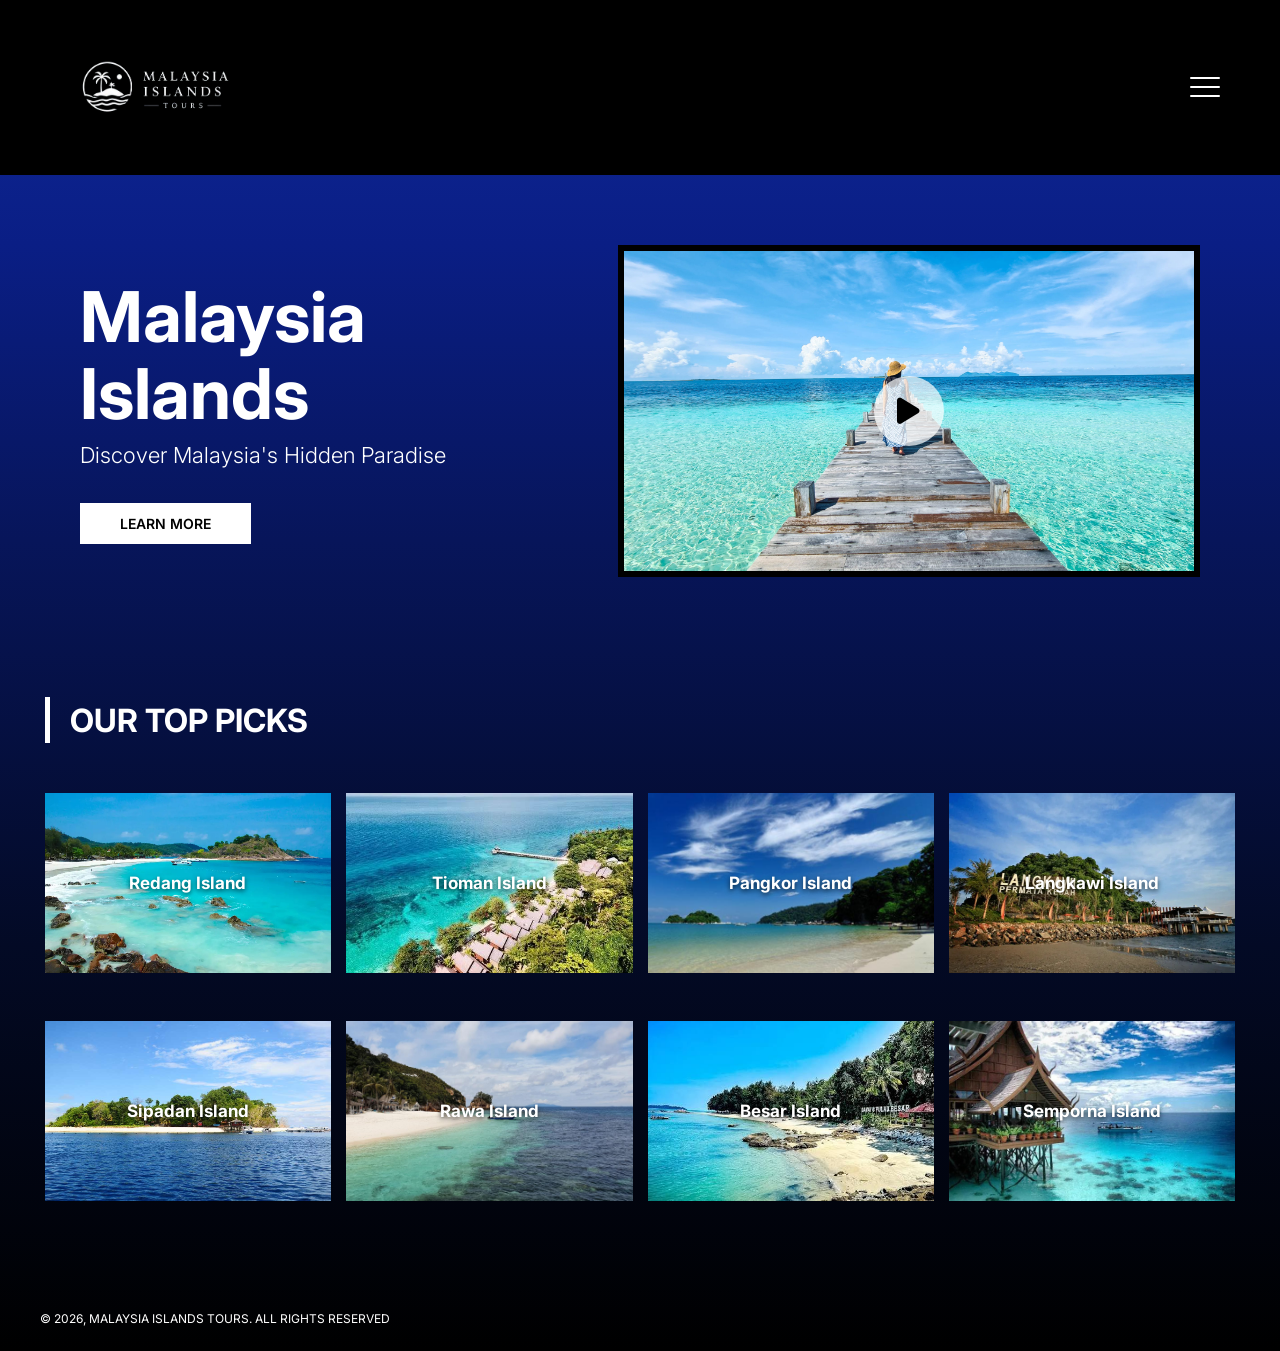
<file: index.html>
<!doctype html>
<html lang="en">
<head>
	
<meta charset="utf-8">
<meta name="viewport" content="width=device-width, initial-scale=1.0">
	
<title>index</title>

<link rel="preconnect" href="https://fonts.googleapis.com">
<link rel="preconnect" href="https://fonts.gstatic.com" crossorigin>

<link href="https://fonts.googleapis.com/css2?family=Inter:wght@100;200;300;400;500;600;700;800;900&display=swap" rel="stylesheet">

<!-- Icons -->
<link rel="stylesheet" href="https://cdnjs.cloudflare.com/ajax/libs/font-awesome/6.5.2/css/all.min.css">
	
     <link href="css/style.css" rel="stylesheet" type="text/css">
</head>

<body>

<header>

<div class="logo">
<img src="img/logoisland2.png" width="600px" alt="logo">
</div>
	
<div class="menu-btn">
        <span></span>
        <span></span>
        <span></span>
    </div>

</header>

<!-- Sidebar -->

<div class="sidebar" id="sidebar">

    <nav>
             <a href="index.html">Home</a>
             <a href="aboutisland.html">About</a>
		    
		<div class="dropdown">

            <a href="#" id="islandToggle">
                Islands <i class="fa-solid fa-chevron-down"></i>
            </a>
			
		 <div class="submenu">

                <a href="redangisland.html">Redang Island</a>
                <a href="tiomanisland.html">Tioman Island</a>
                <a href="pangkorisland.html">Pangkor Island</a>
                <a href="langkawiisland.html">Langkawi Island</a>
                <a href="sipadanisland.html">Sipadan Island</a>
                <a href="rawaisland.html">Rawa Island</a>
                <a href="besarisland.html">Besar Island</a>
                <a href="sempornaisland.html">Semporna Island</a>

            </div>

        </div>

    </nav>

</div>

<!-- HERO SECTION -->

<section class="hero">

<div class="hero-text">

<h1>Malaysia Islands</h1>

<p>Discover Malaysia's Hidden Paradise</p>

<a href="aboutisland.html" class="btn">LEARN MORE</a>

</div>

<div class="hero-video">

<img src="img/homepage.jpg">

<a href="https://youtu.be/pcsB5NQDXdM?si=nSmkbhwpofaD9rwX"
   class="play-btn"
   target="_blank">

    <i class="fa-solid fa-play"></i>

</a>

</div>

</section>

<section class="top-picks">

    <h2>
        <span></span>
        OUR TOP PICKS
    </h2>


    <div class="island-grid">


        <!-- REDANG -->

        <a href="redangisland.html" class="island-card">

            <img
                src="img/pulauredang.jpg"
                alt="Redang Island"
            >

            <div class="island-name">
                Redang Island
            </div>

        </a>


        <!-- TIOMAN -->

        <a href="tiomanisland.html" class="island-card">

            <img
                src="img/pulautioman.jpeg"
                alt="Tioman Island"
            >

            <div class="island-name">
                Tioman Island
            </div>

        </a>


        <!-- PANGKOR -->

        <a href="pangkorisland.html" class="island-card">

            <img
                src="img/pulaupangkor.png"
                alt="Pangkor Island"
            >

            <div class="island-name">
                Pangkor Island
            </div>

        </a>


        <!-- LANGKAWI -->

        <a href="langkawiisland.html" class="island-card">

            <img
                src="img/pulaulangkawi.jpg"
                alt="Langkawi Island"
            >

            <div class="island-name">
                Langkawi Island
            </div>

        </a>


        <!-- SIPADAN -->

        <a href="sipadanisland.html" class="island-card">

            <img
                src="img/pulausipadan.jpg"
                alt="Sipadan Island"
            >

            <div class="island-name">
                Sipadan Island
            </div>

        </a>


        <!-- RAWA -->

        <a href="rawaisland.html" class="island-card">

            <img
                src="img/pulaurawa.jpg"
                alt="Rawa Island"
            >

            <div class="island-name">
                Rawa Island
            </div>

        </a>


        <!-- BESAR -->

        <a href="besarisland.html" class="island-card">

            <img
                src="img/pulaubesar.jpeg"
                alt="Besar Island"
            >

            <div class="island-name">
                Besar Island
            </div>

        </a>


        <!-- SEMPORNA -->

        <a href="sempornaisland.html" class="island-card">

            <img
                src="img/pulausemporna.jpg"
                alt="Semporna Island"
            >

            <div class="island-name">
                Semporna Island
            </div>

        </a>


    </div>

</section>

<footer>

<p>© 2026, MALAYSIA ISLANDS TOURS. ALL RIGHTS RESERVED</p>
	
</footer>

<script type="text/javascript" src="js/script.js"></script>

</body>
</html>
</file>
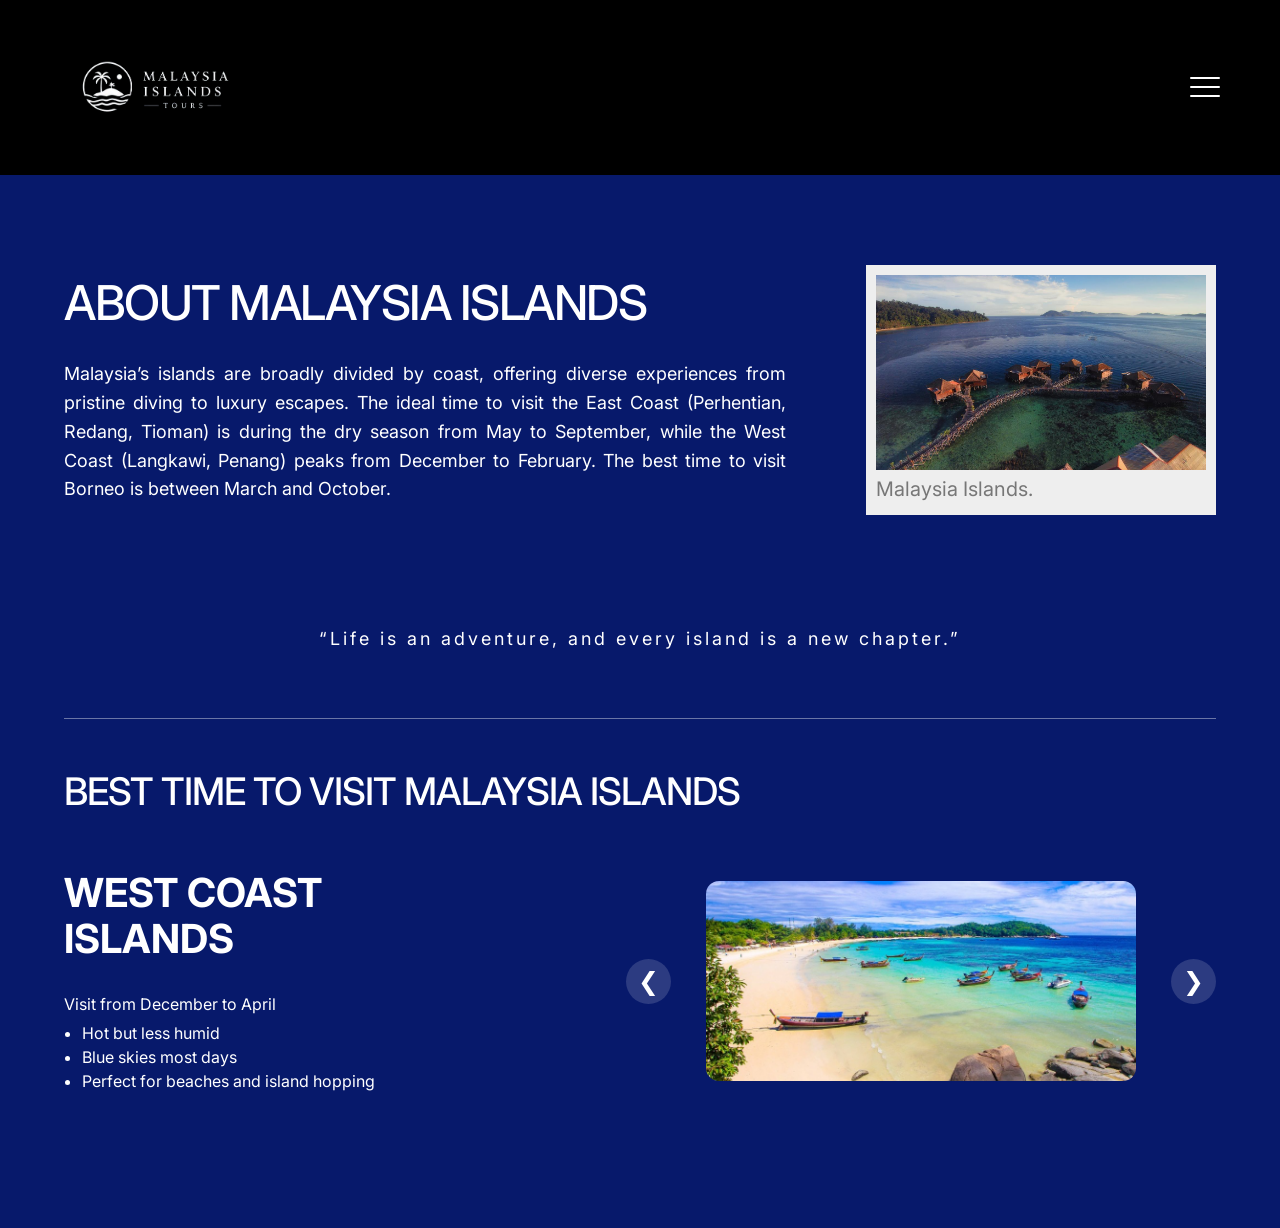
<file: aboutisland.html>
<!doctype html>
<html lang="eng">
<head>
<meta charset="utf-8">
	<meta name="viewport" content="width=device-width, initial-scale=1.0">
	
<title>aboutisland</title>
	
<link
    rel="stylesheet"
    href="https://cdnjs.cloudflare.com/ajax/libs/font-awesome/6.5.2/css/all.min.css"
>
	
<link rel="preconnect" href="https://fonts.googleapis.com">
<link rel="preconnect" href="https://fonts.gstatic.com" crossorigin>

<link href="https://fonts.googleapis.com/css2?family=Inter:wght@400;500;600;700&display=swap" rel="stylesheet">
	
<link href="css/style10.css" rel="stylesheet" type="text/css">
</head>

<body>
	<header>
	<div class="logo">
<img src="img/logoisland2.png" width="600px" alt="logo">
</div>
	
<div class="menu-btn">
        <span></span>
        <span></span>
        <span></span>
    </div>

</header>
	
<!-- Sidebar -->

<div class="sidebar" id="sidebar">

    <nav>
             <a href="index.html">Home</a>
             <a href="aboutisland.html">About</a>
		    
		<div class="dropdown">

            <a href="#" id="islandToggle">
                Islands <i class="fa-solid fa-chevron-down"></i>
            </a>
			
		 <div class="submenu">

                <a href="redangisland.html">Redang Island</a>
                <a href="tiomanisland.html">Tioman Island</a>
                <a href="pangkorisland.html">Pangkor Island</a>
                <a href="langkawiisland.html">Langkawi Island</a>
                <a href="sipadanisland.html">Sipadan Island</a>
                <a href="rawaisland.html">Rawa Island</a>
                <a href="besarisland.html">Besar Island</a>
                <a href="sempornaisland.html">Semporna Island</a>

            </div>

        </div>

    </nav>

</div>
	
<!-- About Malaysia Islands -->
    <section class="about-islands">

        <div class="about-content">

            <div class="about-text">
                <h1>ABOUT MALAYSIA ISLANDS</h1>

                <p>
                    Malaysia’s islands are broadly divided by coast, offering diverse
                    experiences from pristine diving to luxury escapes. The ideal
                    time to visit the East Coast (Perhentian, Redang, Tioman) is
                    during the dry season from May to September, while the West
                    Coast (Langkawi, Penang) peaks from December to February. The best time to visit Borneo is between March and October.
                </p>
            </div>

            <div class="about-image">
                <img src="img/aboutislands.jpeg" alt="Malaysia Islands">

                <div class="image-caption">
                    Malaysia Islands.
                </div>
            </div>

        </div>

        <!-- Quote -->
        <div class="quote">
            “Life is an adventure, and every island is a new chapter.”
        </div>

        <div class="divider"></div>

    </section>

<!-- ==============================
     BEST TIME TO VISIT
================================ -->

<section class="best-time">

    <div class="best-time-inner">

        <h2>BEST TIME TO VISIT MALAYSIA ISLANDS</h2>


        <div class="coast-slider">

            <div class="coast-content">


                <!-- TEXT -->

                <div class="coast-text">

                    <h3 id="coastTitle">
                        WEST COAST<br>
                        ISLANDS
                    </h3>

                    <p
                        class="visit-time"
                        id="coastVisit"
                    >
                        Visit from December to April
                    </p>

                    <ul id="coastList">

                        <li>Hot but less humid</li>

                        <li>Blue skies most days</li>

                        <li>
                            Perfect for beaches and island hopping
                        </li>

                    </ul>

                </div>


                <!-- LEFT ARROW -->

                <button
                    class="coast-arrow left-arrow"
                    onclick="previousCoast()"
                >
                    &#10094;
                </button>


                <!-- IMAGE -->

                <div class="coast-image">

                    <img
                        id="coastImage"
                        src="img/westcoast.jpg"
                        alt="West Coast Islands"
                    >

                </div>


                <!-- RIGHT ARROW -->

                <button
                    class="coast-arrow right-arrow"
                    onclick="nextCoast()"
                >
                    &#10095;
                </button>


            </div>

        </div>


        <!-- INDICATORS -->

        <div class="coast-indicator">

            <span
                class="indicator active"
                onclick="showCoast(0)"
            ></span>

            <span
                class="indicator"
                onclick="showCoast(1)"
            ></span>

            <span
                class="indicator"
                onclick="showCoast(2)"
            ></span>

        </div>

    </div>

</section>
	
<script>

    /* =========================
       COAST DATA
    ========================== */

    const coastData = [

        {
            title: "WEST COAST<br>ISLANDS",

            visit:
                "Visit from December to April",

            list: [
                "Hot but less humid",
                "Blue skies most days",
                "Perfect for beaches and island hopping"
            ],

            image:
                "img/westcoast.jpg"
        },


        {
            title: "EAST COAST<br>ISLANDS",

            visit:
                "Visit from April to September",

            list: [
                "Clear water",
                "Beaches look unreal",
                "Ferry routes operate smoothly"
            ],

            image:
                "img/eastcoast.jpg"
        },


        {
            title: "BORNEO COAST<br>ISLANDS",

            visit:
                "Visit from May to October",

            list: [
                "Dry season",
                "Less rainfall",
                "Clearer river waters perfect for wildlife spotting and scuba"
            ],

            image:
                "img/borneocoast.jpeg"
        }

    ];


    /* =========================
       CURRENT COAST
    ========================== */

    let currentCoast = 0;


    /* =========================
       SHOW COAST
    ========================== */

    function showCoast(index) {

        currentCoast = index;

        const data = coastData[currentCoast];

        const title =
            document.getElementById("coastTitle");

        const visit =
            document.getElementById("coastVisit");

        const list =
            document.getElementById("coastList");

        const image =
            document.getElementById("coastImage");


        /* Add animation */

        title.classList.add("coast-fade");

        visit.classList.add("coast-fade");

        list.classList.add("coast-fade");

        image.classList.add("coast-image-slide");


        /* Change content */

        setTimeout(function() {

            title.innerHTML = data.title;

            visit.innerHTML = data.visit;

            list.innerHTML = "";


            data.list.forEach(function(item) {

                const li =
                    document.createElement("li");

                li.innerHTML = item;

                list.appendChild(li);

            });


            image.src = data.image;


            /* Remove animation */

            title.classList.remove("coast-fade");

            visit.classList.remove("coast-fade");

            list.classList.remove("coast-fade");

            image.classList.remove("coast-image-slide");


        }, 300);


        /* Update dots */

        const indicators =
            document.querySelectorAll(".indicator");


        indicators.forEach(function(indicator) {

            indicator.classList.remove("active");

        });


        indicators[currentCoast]
            .classList.add("active");

    }


    /* =========================
       NEXT COAST
    ========================== */

    function nextCoast() {

        currentCoast++;

        if (currentCoast >= coastData.length) {

            currentCoast = 0;

        }

        showCoast(currentCoast);

    }


    /* =========================
       PREVIOUS COAST
    ========================== */

    function previousCoast() {

        currentCoast--;

        if (currentCoast < 0) {

            currentCoast =
                coastData.length - 1;

        }

        showCoast(currentCoast);

    }

<script>

function toggleMenu() {

    const menu =
        document.getElementById("sideMenu");

    menu.classList.toggle("active");

}

</script>

<script>

const coastData = [

    {
        title: "WEST COAST<br>ISLANDS",

        visit: "Visit from December to April",

        list: [
            "Hot but less humid",
            "Blue skies most days",
            "Perfect for beaches and island hopping"
        ],

        image: "img/westcoast.jpg"
    },


    {
        title: "EAST COAST<br>ISLANDS",

        visit: "Visit from April to September",

        list: [
            "Clear water",
            "Beaches look unreal",
            "Ferry routes operate smoothly"
        ],

        image: "img/eastcoast.jpg"
    },


    {
        title: "BORNEO COAST<br>ISLANDS",

        visit: "Visit from May to October",

        list: [
            "Dry season",
            "Less rainfall",
            "Clearer river waters perfect for wildlife spotting"
        ],

        image: "img/borneocoast.jpeg"
    }

];


let currentCoast = 0;


function showCoast(index) {

    currentCoast = index;

    const data = coastData[currentCoast];


    document.getElementById("coastTitle").innerHTML =
        data.title;


    document.getElementById("coastVisit").innerHTML =
        data.visit;


    const list =
        document.getElementById("coastList");

    list.innerHTML = "";


    data.list.forEach(function(item) {

        const li =
            document.createElement("li");

        li.textContent = item;

        list.appendChild(li);

    });


    document.getElementById("coastImage").src =
        data.image;


    /* Update indicators */

    const indicators =
        document.querySelectorAll(".indicator");


    indicators.forEach(function(indicator) {

        indicator.classList.remove("active");

    });


    if (indicators[currentCoast]) {

        indicators[currentCoast]
            .classList.add("active");

    }

}


function nextCoast() {

    currentCoast++;

    if (currentCoast >= coastData.length) {

        currentCoast = 0;

    }

    showCoast(currentCoast);

}


function previousCoast() {

    currentCoast--;

    if (currentCoast < 0) {

        currentCoast =
            coastData.length - 1;

    }

    showCoast(currentCoast);

}

</script>
	
	<script type="text/javascript" src="js/script10.js"></script>
</body>
</html>
</file>
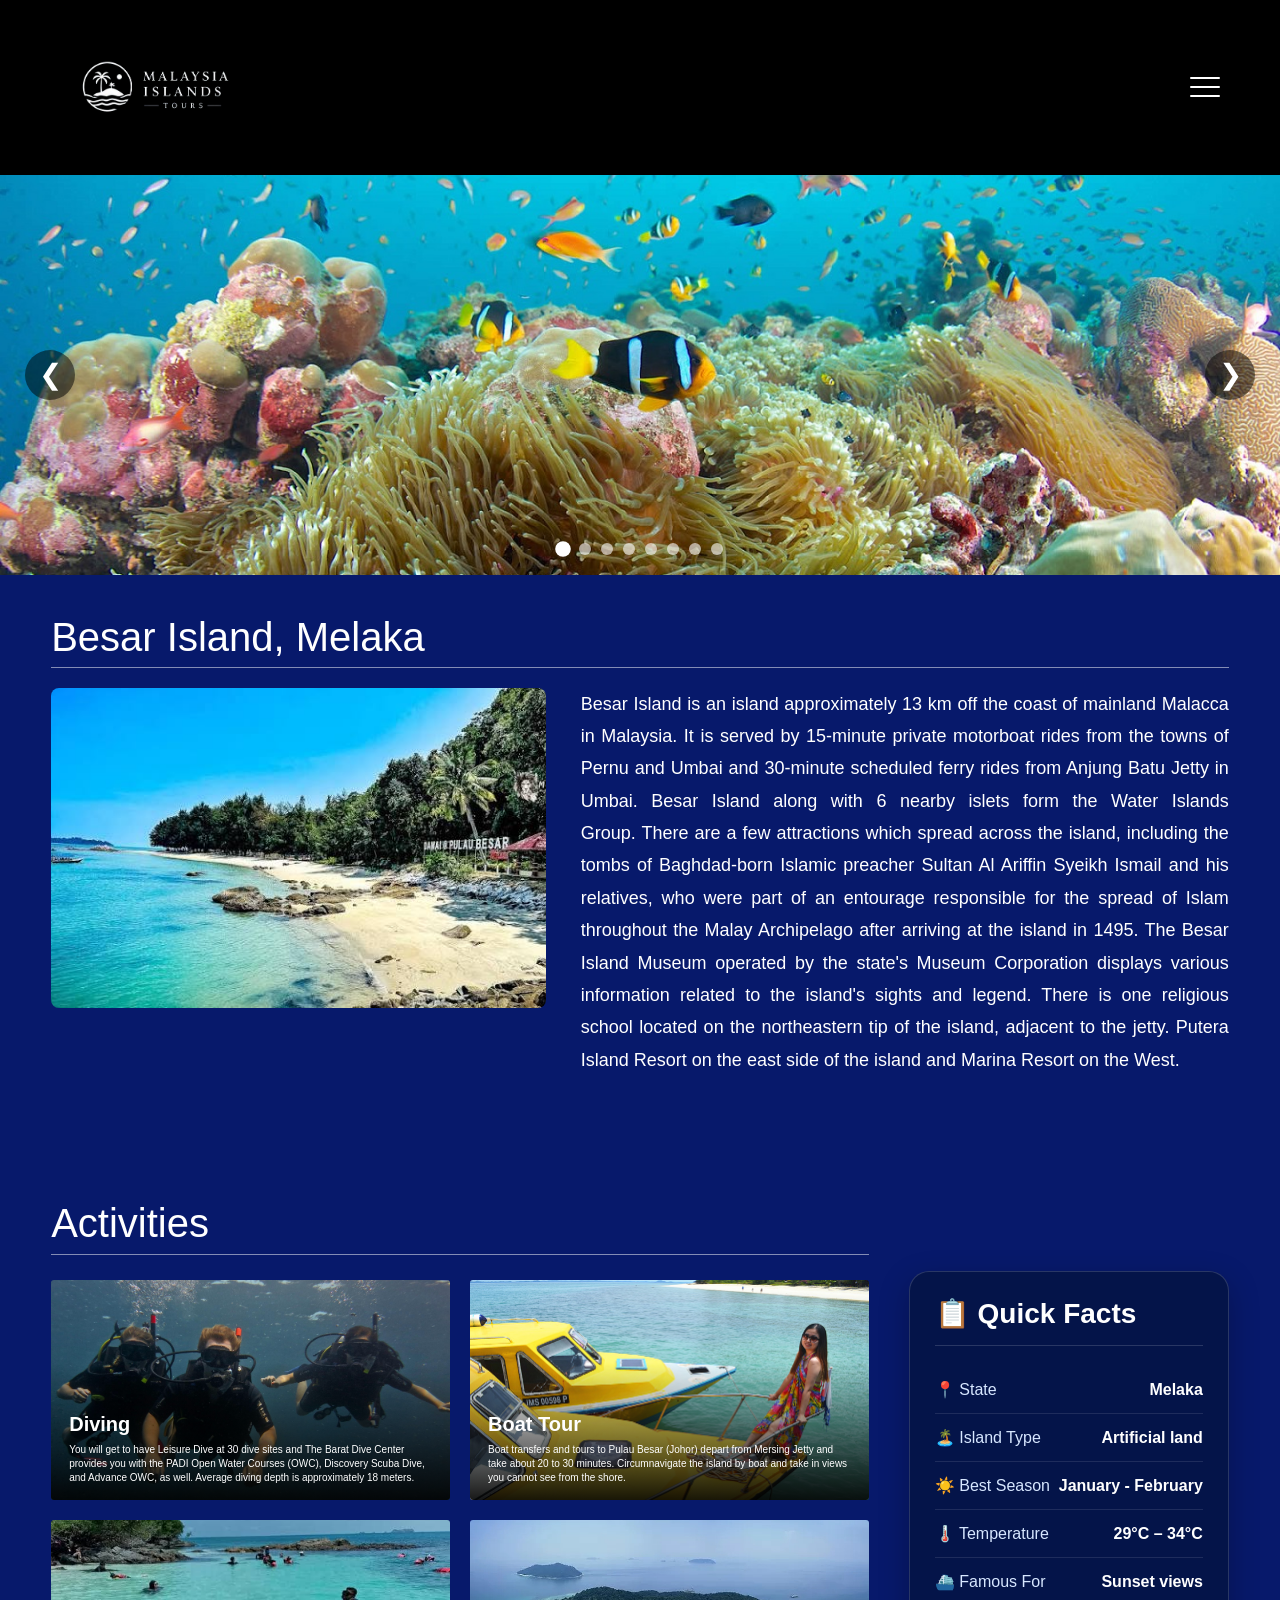
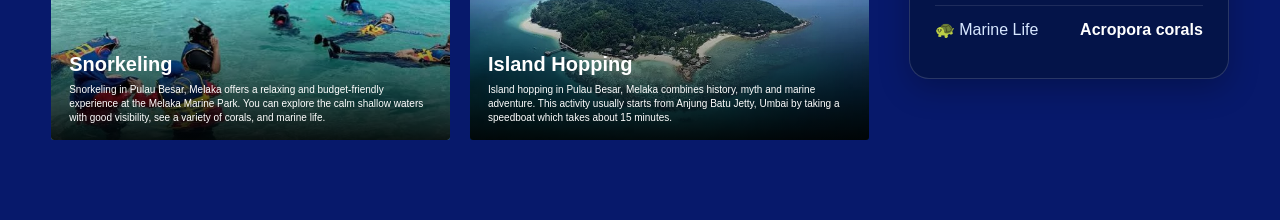
<file: besarisland.html>
<!doctype html>
<html lang="eng">
<head>
<meta charset="utf-8">
	<meta name="viewport" content="width=device-width, initial-scale=1.0">
	
<title>besarisland</title>
	
<link href="css/style8.css" rel="stylesheet" type="text/css">
	
<link
    rel="stylesheet"
    href="https://cdnjs.cloudflare.com/ajax/libs/font-awesome/6.5.2/css/all.min.css"
>
	
</head>

<body>
	<header>
	<div class="logo">
<img src="img/logoisland2.png" width="600px" alt="logo">
</div>
	
<div class="menu-btn">
        <span></span>
        <span></span>
        <span></span>
    </div>

</header>
	
<!-- Sidebar -->

<div class="sidebar" id="sidebar">

    <nav>
             <a href="index.html">Home</a>
             <a href="aboutisland.html">About</a>
		    
		<div class="dropdown">

            <a href="#" id="islandToggle">
                Islands <i class="fa-solid fa-chevron-down"></i>
            </a>
			
		 <div class="submenu">

                <a href="redangisland.html">Redang Island</a>
                <a href="tiomanisland.html">Tioman Island</a>
                <a href="pangkorisland.html">Pangkor Island</a>
                <a href="langkawiisland.html">Langkawi Island</a>
                <a href="sipadanisland.html">Sipadan Island</a>
                <a href="rawaisland.html">Rawa Island</a>
                <a href="besarisland.html">Besar Island</a>
                <a href="sempornaisland.html">Semporna Island</a>

            </div>

        </div>

    </nav>

</div>
	
<!-- ==================================================
     ISLAND IMAGE SLIDER
================================================== -->

<section class="island-slider">

    <div class="slider-container">


        <!-- Slide 1 -->

        <div class="slide active">

            <img
                src="img/slider-redang.jpg"
                alt="Redang Island"
            >

        </div>


        <!-- Slide 2 -->

        <div class="slide">

            <img
                src="img/slider-tioman.jpg"
                alt="Tioman Island"
            >

        </div>


        <!-- Slide 3 -->

        <div class="slide">

            <img
                src="img/slider-pangkor.jpg"
                alt="Pangkor Island"
            >

        </div>


        <!-- Slide 4 -->

        <div class="slide">

            <img
                src="img/slider-langkawi.jpg"
                alt="Langkawi Island"
            >

        </div>


        <!-- Slide 5 -->

        <div class="slide">

            <img
                src="img/slider-sipadan.jpg"
                alt="Sipadan Island"
            >

        </div>


        <!-- Slide 6 -->

        <div class="slide">

            <img
                src="img/slider-rawa.jpg"
                alt="Rawa Island"
            >

        </div>


        <!-- Slide 7 -->

        <div class="slide">

            <img
                src="img/slider-besar.jpg"
                alt="Besar Island"
            >

        </div>


        <!-- Slide 8 -->

        <div class="slide">

            <img
                src="img/slider-semporna.jpg"
                alt="Semporna Island"
            >

        </div>



        <!-- LEFT ARROW -->

        <button
            class="slider-arrow prev"
            id="prevSlide"
        >

            &#10094;

        </button>



        <!-- RIGHT ARROW -->

        <button
            class="slider-arrow next"
            id="nextSlide"
        >

            &#10095;

        </button>



        <!-- DOTS -->

        <div class="slider-dots">

            <span
                class="dot active"
                data-slide="0"
            ></span>

            <span
                class="dot"
                data-slide="1"
            ></span>

            <span
                class="dot"
                data-slide="2"
            ></span>

            <span
                class="dot"
                data-slide="3"
            ></span>

            <span
                class="dot"
                data-slide="4"
            ></span>

            <span
                class="dot"
                data-slide="5"
            ></span>

            <span
                class="dot"
                data-slide="6"
            ></span>

            <span
                class="dot"
                data-slide="7"
            ></span>

        </div>

    </div>

</section>
	
<!-- =====================================
     BESAR ISLAND INFORMATION
====================================== -->

<section class="island-section">

    <div class="content">

        <h1>Besar Island, Melaka</h1>

        <div class="title-line"></div>

        <div class="island-info">

            <!-- Besar Island Image -->

            <div class="island-image">

                <img
                    src="img/pulaubesar.jpeg"
                    alt="Besar Island"
                >

            </div>


            <!-- Besar Island Description -->

            <div class="description">

                <p>
                    Besar Island is an island approximately 13 km off the coast of mainland Malacca in Malaysia. It is served by 15-minute private motorboat rides from the towns of Pernu and Umbai and 30-minute scheduled ferry rides from Anjung Batu Jetty in Umbai. Besar Island along with 6 nearby islets form the Water Islands Group. There are a few attractions which spread across the island, including the tombs of Baghdad-born Islamic preacher Sultan Al Ariffin Syeikh Ismail and his relatives, who were part of an entourage responsible for the spread of Islam throughout the Malay Archipelago after arriving at the island in 1495. The Besar Island Museum operated by the state's Museum Corporation displays various information related to the island's sights and legend. There is one religious school located on the northeastern tip of the island, adjacent to the jetty. Putera Island Resort on the east side of the island and Marina Resort on the West.
                </p>

            </div>

        </div>

    </div>

</section>



<!-- =====================================
     BESAR ISLAND ACTIVITIES
====================================== -->

<section class="activities-section">

    <div class="activities-content">


        <!-- =================================
             LEFT: ACTIVITIES
        ================================== -->

        <div class="activities-main">

            <h2>Activities</h2>

            <div class="section-line"></div>


            <div class="activities-grid">


                <!-- =================================
                     DIVING
                ================================== -->

                <div class="activity-card">

                    <img
                        src="img/diving-besar.jpg"
                        alt="Diving"
                    >

                    <div class="activity-overlay">

                        <h3>
                            Diving
                        </h3>

                        <p>
                            You will get to have Leisure Dive at 30 dive sites and The Barat Dive Center provides you with the PADI Open Water Courses (OWC), Discovery Scuba Dive, and Advance OWC, as well. Average diving depth is approximately 18 meters.
                        </p>

                    </div>

                </div>



                <!-- =================================
                     BOAT TOUR
                ================================== -->

                <div class="activity-card">

                    <img
                        src="img/boattour-besar.jpg"
                        alt="Boat Tour"
                    >

                    <div class="activity-overlay">

                        <h3>
                            Boat Tour
                        </h3>


                        <p>
                            Boat transfers and tours to Pulau Besar (Johor) depart from Mersing Jetty and take about 20 to 30 minutes. Circumnavigate the island by boat and take in views you cannot see from the shore. 
                        </p>

                    </div>

                </div>



                <!-- =================================
                     SNORKELING
                ================================== -->

                <div class="activity-card">

                    <img
                        src="img/snorkeling-pulau besar.jpeg"
                        alt="Snorkeling"
                    >

                    <div class="activity-overlay">

                        <h3>
                            Snorkeling
                        </h3>

                        <p>
                            Snorkeling in Pulau Besar, Melaka offers a relaxing and budget-friendly experience at the Melaka Marine Park. You can explore the calm shallow waters with good visibility, see a variety of corals, and marine life.
                        </p>

                    </div>

                </div>



                <!-- =================================
                     ISLAND HOPPING
                ================================== -->

                <div class="activity-card">

                    <img
                        src="img/islandhopping-besar.jpg"
                        alt="Island Hopping"
                    >

                    <div class="activity-overlay">

                        <h3>
                            Island Hopping
                        </h3>

                        <p>
                            Island hopping in Pulau Besar, Melaka combines history, myth and marine adventure. This activity usually starts from Anjung Batu Jetty, Umbai by taking a speedboat which takes about 15 minutes.
                        </p>

                    </div>

                </div>


            </div>

        </div>



        <!-- =================================
             RIGHT: QUICK FACTS
        ================================== -->

        <div class="activities-sidebar">

            <div class="info-card">

                <h2>📋 Quick Facts</h2>


                <!-- STATE -->

                <div class="fact">

                    <span>
                        📍 State
                    </span>

                    <p>
                        Melaka
                    </p>

                </div>


                <!-- ISLAND TYPE -->

                <div class="fact">

                    <span>
                        🏝️ Island Type
                    </span>

                    <p>
                        Artificial land
                    </p>

                </div>


                <!-- BEST SEASON -->

                <div class="fact">

                    <span>
                        ☀️ Best Season
                    </span>

                    <p>
                        January - February
                    </p>

                </div>


                <!-- TEMPERATURE -->

                <div class="fact">

                    <span>
                        🌡️ Temperature
                    </span>

                    <p>
                        29°C – 34°C
                    </p>

                </div>


                <!-- DISTANCE -->

                <div class="fact">

                    <span>
                        ⛴️ Famous For
                    </span>

                    <p>
                        Sunset views
                    </p>

                </div>


                <!-- BOAT DURATION -->

                <div class="fact">

                    <span>
                        🐢 Marine Life
                    </span>

                    <p>
                        Acropora corals
                    </p>

                </div>


            </div>

        </div>


    </div>

</section>
	
<script>

/* ==================================================
   ISLAND IMAGE SLIDER
================================================== */

const slides =
    document.querySelectorAll(
        ".slide"
    );

const dots =
    document.querySelectorAll(
        ".dot"
    );

const nextButton =
    document.getElementById(
        "nextSlide"
    );

const prevButton =
    document.getElementById(
        "prevSlide"
    );


let currentSlide = 0;


/* ==================================================
   SHOW SLIDE
================================================== */

function showSlide(index) {

    /* Remove active from all slides */

    slides.forEach(
        function(slide) {

            slide.classList.remove(
                "active"
            );

        }
    );


    /* Remove active from all dots */

    dots.forEach(
        function(dot) {

            dot.classList.remove(
                "active"
            );

        }
    );


    /* Add active to selected slide */

    slides[index].classList.add(
        "active"
    );


    /* Add active to selected dot */

    dots[index].classList.add(
        "active"
    );


    currentSlide = index;

}


/* ==================================================
   NEXT SLIDE
================================================== */

function nextSlide() {

    currentSlide++;

    if (
        currentSlide >=
        slides.length
    ) {

        currentSlide = 0;

    }

    showSlide(
        currentSlide
    );

}


/* ==================================================
   PREVIOUS SLIDE
================================================== */

function previousSlide() {

    currentSlide--;

    if (
        currentSlide < 0
    ) {

        currentSlide =
            slides.length - 1;

    }

    showSlide(
        currentSlide
    );

}


/* ==================================================
   ARROW BUTTONS
================================================== */

nextButton.addEventListener(
    "click",
    nextSlide
);


prevButton.addEventListener(
    "click",
    previousSlide
);


/* ==================================================
   DOT BUTTONS
================================================== */

dots.forEach(
    function(dot) {

        dot.addEventListener(
            "click",
            function() {

                const slideNumber =
                    Number(
                        this.dataset.slide
                    );

                showSlide(
                    slideNumber
                );

            }
        );

    }
);


/* ==================================================
   AUTO SLIDE
================================================== */

setInterval(
    nextSlide,
    5000
);

</script>
	
<script type="text/javascript" src="js/script8.js"></script>
</body>
</html>
</file>
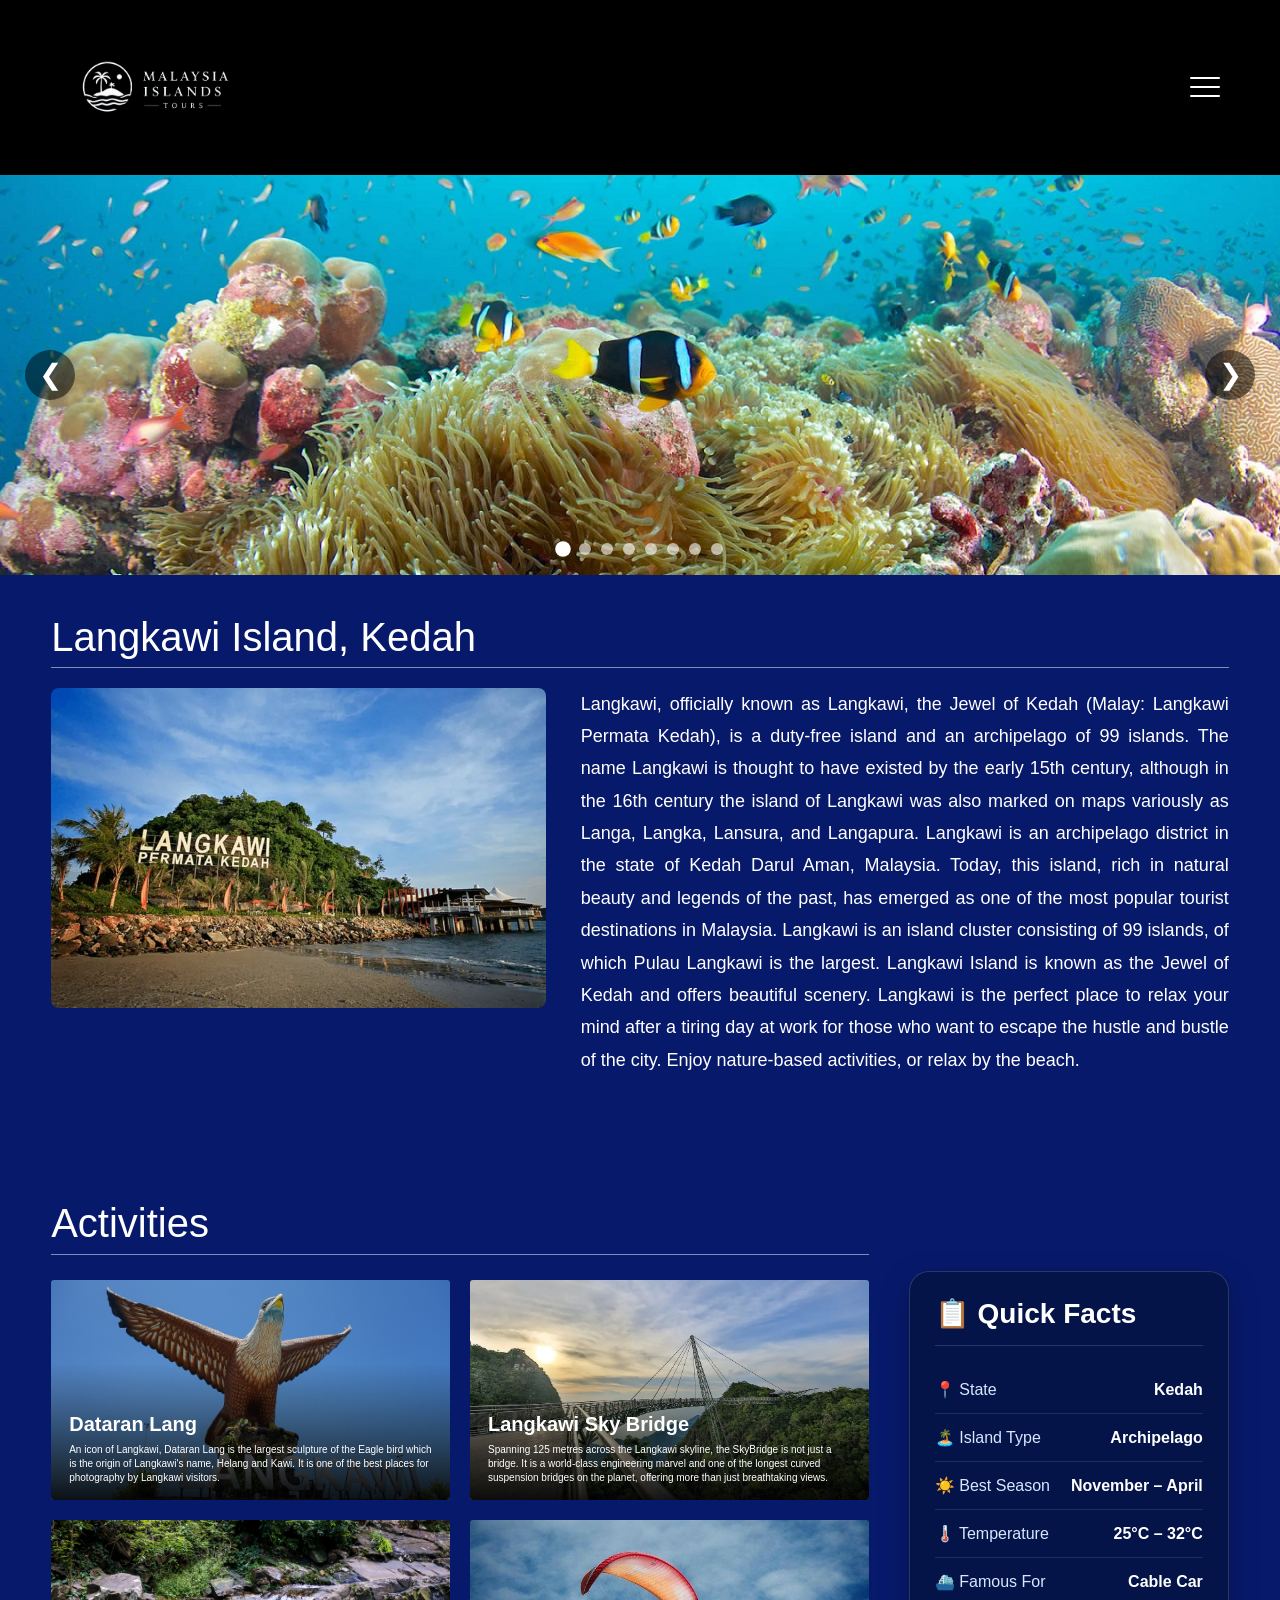
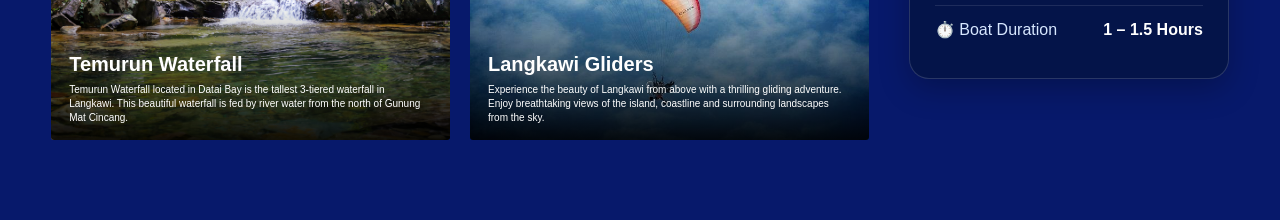
<file: langkawiisland.html>
<!doctype html>
<html lang="eng">
<head>
<meta charset="utf-8">
	<meta name="viewport" content="width=device-width, initial-scale=1.0">
	
<title>langkawiisland</title>
	
<link href="css/style5.css" rel="stylesheet" type="text/css">
	
<link
    rel="stylesheet"
    href="https://cdnjs.cloudflare.com/ajax/libs/font-awesome/6.5.2/css/all.min.css"
>
	
</head>

<body>
	<header>
	<div class="logo">
<img src="img/logoisland2.png" width="600px" alt="logo">
</div>
	
<div class="menu-btn">
        <span></span>
        <span></span>
        <span></span>
    </div>

</header>
	
<!-- Sidebar -->

<div class="sidebar" id="sidebar">

    <nav>
             <a href="index.html">Home</a>
             <a href="#">About</a>
		    
		<div class="dropdown">

            <a href="#" id="islandToggle">
                Islands <i class="fa-solid fa-chevron-down"></i>
            </a>
			
		 <div class="submenu">

                <a href="redangisland.html">Redang Island</a>
                <a href="tiomanisland.html">Tioman Island</a>
                <a href="pangkorisland.html">Pangkor Island</a>
                <a href="langkawiisland.html">Langkawi Island</a>
                <a href="sipadanisland.html">Sipadan Island</a>
                <a href="rawaisland.html">Rawa Island</a>
                <a href="besarisland.html">Besar Island</a>
                <a href="#semporna">Semporna Island</a>

            </div>

        </div>

    </nav>

</div>
	
<!-- ==================================================
     ISLAND IMAGE SLIDER
================================================== -->

<section class="island-slider">

    <div class="slider-container">


        <!-- Slide 1 -->

        <div class="slide active">

            <img
                src="img/slider-redang.jpg"
                alt="Redang Island"
            >

        </div>


        <!-- Slide 2 -->

        <div class="slide">

            <img
                src="img/slider-tioman.jpg"
                alt="Tioman Island"
            >

        </div>


        <!-- Slide 3 -->

        <div class="slide">

            <img
                src="img/slider-pangkor.jpg"
                alt="Pangkor Island"
            >

        </div>


        <!-- Slide 4 -->

        <div class="slide">

            <img
                src="img/slider-langkawi.jpg"
                alt="Langkawi Island"
            >

        </div>


        <!-- Slide 5 -->

        <div class="slide">

            <img
                src="img/slider-sipadan.jpg"
                alt="Sipadan Island"
            >

        </div>


        <!-- Slide 6 -->

        <div class="slide">

            <img
                src="img/slider-rawa.jpg"
                alt="Rawa Island"
            >

        </div>


        <!-- Slide 7 -->

        <div class="slide">

            <img
                src="img/slider-besar.jpg"
                alt="Besar Island"
            >

        </div>


        <!-- Slide 8 -->

        <div class="slide">

            <img
                src="img/slider-semporna.jpg"
                alt="Semporna Island"
            >

        </div>



        <!-- LEFT ARROW -->

        <button
            class="slider-arrow prev"
            id="prevSlide"
        >

            &#10094;

        </button>



        <!-- RIGHT ARROW -->

        <button
            class="slider-arrow next"
            id="nextSlide"
        >

            &#10095;

        </button>



        <!-- DOTS -->

        <div class="slider-dots">

            <span
                class="dot active"
                data-slide="0"
            ></span>

            <span
                class="dot"
                data-slide="1"
            ></span>

            <span
                class="dot"
                data-slide="2"
            ></span>

            <span
                class="dot"
                data-slide="3"
            ></span>

            <span
                class="dot"
                data-slide="4"
            ></span>

            <span
                class="dot"
                data-slide="5"
            ></span>

            <span
                class="dot"
                data-slide="6"
            ></span>

            <span
                class="dot"
                data-slide="7"
            ></span>

        </div>

    </div>

</section>
	
<!-- =====================================
     LANGKAWI ISLAND INFORMATION
====================================== -->

<section class="island-section">

    <div class="content">

        <h1>Langkawi Island, Kedah</h1>

        <div class="title-line"></div>

        <div class="island-info">

            <!-- Langkawi Island Image -->

            <div class="island-image">

                <img
                    src="img/pulaulangkawi.jpg"
                    alt="Langkawi Island"
                >

            </div>


            <!-- Langkawi Island Description -->

            <div class="description">

                <p>
                    Langkawi, officially known as Langkawi, the Jewel of Kedah (Malay: Langkawi Permata Kedah), is a duty-free island and an archipelago of 99 islands. The name Langkawi is thought to have existed by the early 15th century, although in the 16th century the island of Langkawi was also marked on maps variously as Langa, Langka, Lansura, and Langapura. Langkawi is an archipelago district in the state
                    of Kedah Darul Aman, Malaysia. Today, this island,
                    rich in natural beauty and legends of the past,
                    has emerged as one of the most popular tourist
                    destinations in Malaysia. Langkawi is an island
                    cluster consisting of 99 islands, of which Pulau
                    Langkawi is the largest. Langkawi Island is known
                    as the Jewel of Kedah and offers beautiful scenery.
                    Langkawi is the perfect place to relax your mind
                    after a tiring day at work for those who want to
                    escape the hustle and bustle of the city. Enjoy
                    nature-based activities, or relax by the beach. 
                </p>

            </div>

        </div>

    </div>

</section>



<!-- =====================================
     LANGKAWI ISLAND ACTIVITIES
====================================== -->

<section class="activities-section">

    <div class="activities-content">


        <!-- =================================
             LEFT: ACTIVITIES
        ================================== -->

        <div class="activities-main">

            <h2>Activities</h2>

            <div class="section-line"></div>


            <div class="activities-grid">


                <!-- =================================
                     DATARAN LANG
                ================================== -->

                <div class="activity-card">

                    <img
                        src="img/dataranlang-langkawi.jpg"
                        alt="Dataran Lang"
                    >

                    <div class="activity-overlay">

                        <h3>
                            Dataran Lang
                        </h3>

                        <p>
                            An icon of Langkawi, Dataran Lang is the
                            largest sculpture of the Eagle bird which
                            is the origin of Langkawi's name, Helang
                            and Kawi. It is one of the best places
                            for photography by Langkawi visitors.
                        </p>

                    </div>

                </div>



                <!-- =================================
                     LANGKAWI SKY BRIDGE
                ================================== -->

                <div class="activity-card">

                    <img
                        src="img/skybridge-langkawi.jpg"
                        alt="Langkawi Sky Bridge"
                    >

                    <div class="activity-overlay">

                        <h3>
                            Langkawi Sky Bridge
                        </h3>

                        <p>
                            Spanning 125 metres across the Langkawi
                            skyline, the SkyBridge is not just a bridge.
                            It is a world-class engineering marvel and
                            one of the longest curved suspension bridges
                            on the planet, offering more than just
                            breathtaking views.
                        </p>

                    </div>

                </div>



                <!-- =================================
                     TEMURUN WATERFALL
                ================================== -->

                <div class="activity-card">

                    <img
                        src="img/waterfall-langkawi.jpg"
                        alt="Temurun Waterfall"
                    >

                    <div class="activity-overlay">

                        <h3>
                            Temurun Waterfall
                        </h3>

                        <p>
                            Temurun Waterfall located in Datai Bay
                            is the tallest 3-tiered waterfall in
                            Langkawi. This beautiful waterfall is
                            fed by river water from the north of
                            Gunung Mat Cincang.
                        </p>

                    </div>

                </div>



                <!-- =================================
                     LANGKAWI GLIDERS
                ================================== -->

                <div class="activity-card">

                    <img
                        src="img/gliders-langkawi.png"
                        alt="Langkawi Gliders"
                    >

                    <div class="activity-overlay">

                        <h3>
                            Langkawi Gliders
                        </h3>

                        <p>
                            Experience the beauty of Langkawi from
                            above with a thrilling gliding adventure.
                            Enjoy breathtaking views of the island,
                            coastline and surrounding landscapes
                            from the sky.
                        </p>

                    </div>

                </div>


            </div>

        </div>



        <!-- =================================
             RIGHT: QUICK FACTS
        ================================== -->

        <div class="activities-sidebar">

            <div class="info-card">

                <h2>📋 Quick Facts</h2>


                <!-- STATE -->

                <div class="fact">

                    <span>
                        📍 State
                    </span>

                    <p>
                        Kedah
                    </p>

                </div>


                <!-- ISLAND TYPE -->

                <div class="fact">

                    <span>
                        🏝️ Island Type
                    </span>

                    <p>
                        Archipelago
                    </p>

                </div>


                <!-- BEST SEASON -->

                <div class="fact">

                    <span>
                        ☀️ Best Season
                    </span>

                    <p>
                        November – April
                    </p>

                </div>


                <!-- TEMPERATURE -->

                <div class="fact">

                    <span>
                        🌡️ Temperature
                    </span>

                    <p>
                        25°C – 32°C
                    </p>

                </div>


                <!-- DISTANCE -->

                <div class="fact">

                    <span>
                        ⛴️ Famous For
                    </span>

                    <p>
                        Cable Car
                    </p>

                </div>


                <!-- BOAT DURATION -->

                <div class="fact">

                    <span>
                        ⏱️ Boat Duration
                    </span>

                    <p>
                        1 – 1.5 Hours
                    </p>

                </div>


            </div>

        </div>


    </div>

</section>
	
<script>

/* ==================================================
   ISLAND IMAGE SLIDER
================================================== */

const slides =
    document.querySelectorAll(
        ".slide"
    );

const dots =
    document.querySelectorAll(
        ".dot"
    );

const nextButton =
    document.getElementById(
        "nextSlide"
    );

const prevButton =
    document.getElementById(
        "prevSlide"
    );


let currentSlide = 0;


/* ==================================================
   SHOW SLIDE
================================================== */

function showSlide(index) {

    /* Remove active from all slides */

    slides.forEach(
        function(slide) {

            slide.classList.remove(
                "active"
            );

        }
    );


    /* Remove active from all dots */

    dots.forEach(
        function(dot) {

            dot.classList.remove(
                "active"
            );

        }
    );


    /* Add active to selected slide */

    slides[index].classList.add(
        "active"
    );


    /* Add active to selected dot */

    dots[index].classList.add(
        "active"
    );


    currentSlide = index;

}


/* ==================================================
   NEXT SLIDE
================================================== */

function nextSlide() {

    currentSlide++;

    if (
        currentSlide >=
        slides.length
    ) {

        currentSlide = 0;

    }

    showSlide(
        currentSlide
    );

}


/* ==================================================
   PREVIOUS SLIDE
================================================== */

function previousSlide() {

    currentSlide--;

    if (
        currentSlide < 0
    ) {

        currentSlide =
            slides.length - 1;

    }

    showSlide(
        currentSlide
    );

}


/* ==================================================
   ARROW BUTTONS
================================================== */

nextButton.addEventListener(
    "click",
    nextSlide
);


prevButton.addEventListener(
    "click",
    previousSlide
);


/* ==================================================
   DOT BUTTONS
================================================== */

dots.forEach(
    function(dot) {

        dot.addEventListener(
            "click",
            function() {

                const slideNumber =
                    Number(
                        this.dataset.slide
                    );

                showSlide(
                    slideNumber
                );

            }
        );

    }
);


/* ==================================================
   AUTO SLIDE
================================================== */

setInterval(
    nextSlide,
    5000
);

</script>
	
<script type="text/javascript" src="js/script5.js"></script>
	
</body>
</html>
</file>
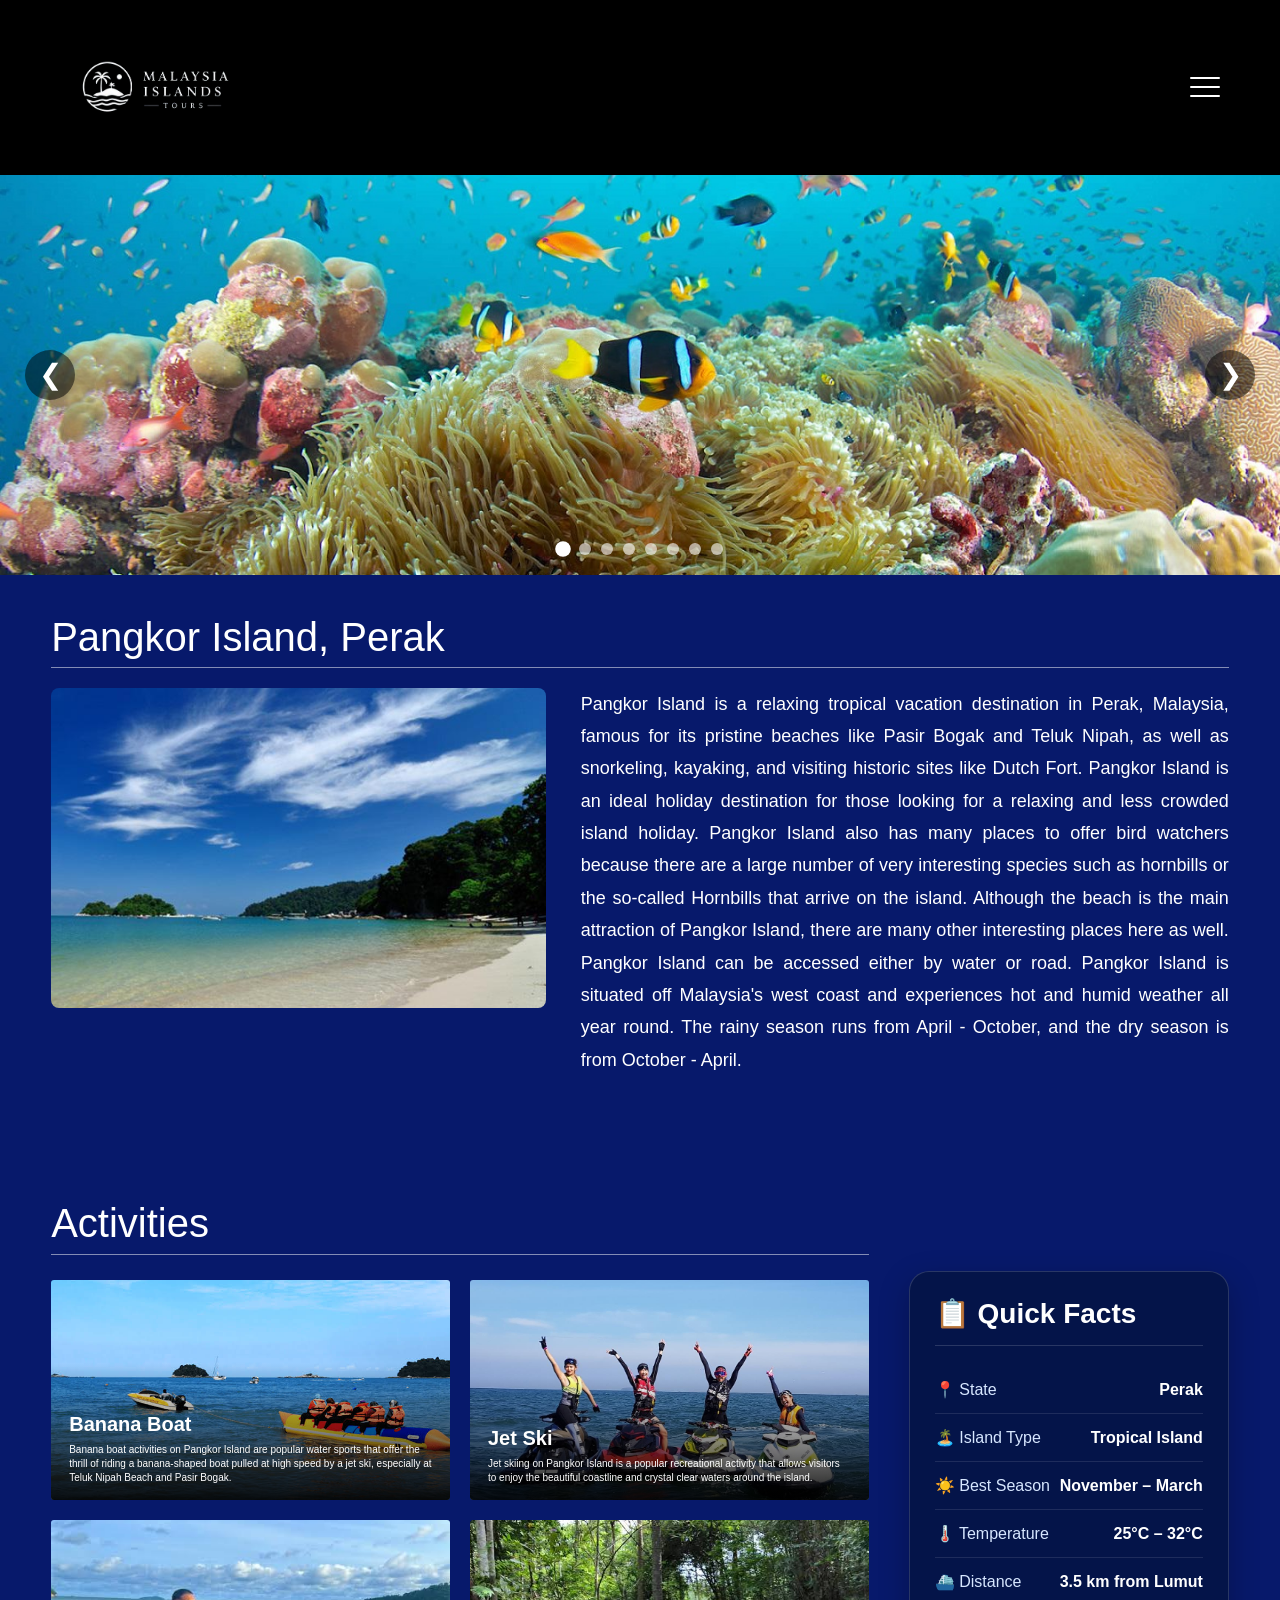
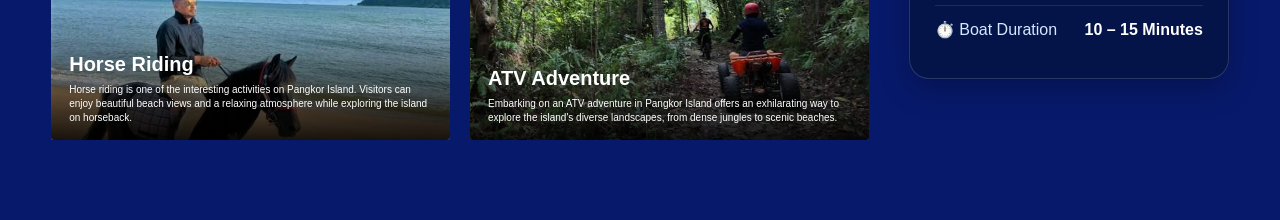
<file: pangkorisland.html>
<!doctype html>
<html lang="eng">
<head>
<meta charset="utf-8">
<meta name="viewport" content="width=device-width, initial-scale=1.0">
	
<title>pangkorisland</title>
	
<link href="css/style4.css" rel="stylesheet" type="text/css">
	
<link
    rel="stylesheet"
    href="https://cdnjs.cloudflare.com/ajax/libs/font-awesome/6.5.2/css/all.min.css"
>
	
</head>

<body>
	<header>
	<div class="logo">
<img src="img/logoisland2.png" width="600px" alt="logo">
</div>
	
<div class="menu-btn">
        <span></span>
        <span></span>
        <span></span>
    </div>

</header>
	
<!-- Sidebar -->

<div class="sidebar" id="sidebar">

    <nav>
             <a href="index.html">Home</a>
             <a href="aboutisland.html">About</a>
		    
		<div class="dropdown">

            <a href="#" id="islandToggle">
                Islands <i class="fa-solid fa-chevron-down"></i>
            </a>
			
		 <div class="submenu">

                <a href="redangisland.html">Redang Island</a>
                <a href="tiomanisland.html">Tioman Island</a>
                <a href="pangkorisland.html">Pangkor Island</a>
                <a href="langkawiisland.html">Langkawi Island</a>
                <a href="sipadanisland.html">Sipadan Island</a>
                <a href="rawaisland.html">Rawa Island</a>
                <a href="besarisland.html">Besar Island</a>
                <a href="sempornaisland.html">Semporna Island</a>

            </div>

        </div>

    </nav>

</div>
	
<!-- ==================================================
     ISLAND IMAGE SLIDER
================================================== -->

<section class="island-slider">

    <div class="slider-container">


        <!-- Slide 1 -->

        <div class="slide active">

            <img
                src="img/slider-redang.jpg"
                alt="Redang Island"
            >

        </div>


        <!-- Slide 2 -->

        <div class="slide">

            <img
                src="img/slider-tioman.jpg"
                alt="Tioman Island"
            >

        </div>


        <!-- Slide 3 -->

        <div class="slide">

            <img
                src="img/slider-pangkor.jpg"
                alt="Pangkor Island"
            >

        </div>


        <!-- Slide 4 -->

        <div class="slide">

            <img
                src="img/slider-langkawi.jpg"
                alt="Langkawi Island"
            >

        </div>


        <!-- Slide 5 -->

        <div class="slide">

            <img
                src="img/slider-sipadan.jpg"
                alt="Sipadan Island"
            >

        </div>


        <!-- Slide 6 -->

        <div class="slide">

            <img
                src="img/slider-rawa.jpg"
                alt="Rawa Island"
            >

        </div>


        <!-- Slide 7 -->

        <div class="slide">

            <img
                src="img/slider-besar.jpg"
                alt="Besar Island"
            >

        </div>


        <!-- Slide 8 -->

        <div class="slide">

            <img
                src="img/slider-semporna.jpg"
                alt="Semporna Island"
            >

        </div>



        <!-- LEFT ARROW -->

        <button
            class="slider-arrow prev"
            id="prevSlide"
        >

            &#10094;

        </button>



        <!-- RIGHT ARROW -->

        <button
            class="slider-arrow next"
            id="nextSlide"
        >

            &#10095;

        </button>



        <!-- DOTS -->

        <div class="slider-dots">

            <span
                class="dot active"
                data-slide="0"
            ></span>

            <span
                class="dot"
                data-slide="1"
            ></span>

            <span
                class="dot"
                data-slide="2"
            ></span>

            <span
                class="dot"
                data-slide="3"
            ></span>

            <span
                class="dot"
                data-slide="4"
            ></span>

            <span
                class="dot"
                data-slide="5"
            ></span>

            <span
                class="dot"
                data-slide="6"
            ></span>

            <span
                class="dot"
                data-slide="7"
            ></span>

        </div>

    </div>

</section>

<!-- =====================================
     PANGKOR ISLAND INFORMATION
====================================== -->

<section class="island-section">

    <div class="content">

        <h1>Pangkor Island, Perak</h1>

        <div class="title-line"></div>

        <div class="island-info">

            <!-- Pangkor Island Image -->
            <div class="island-image">

                <img
                    src="img/pulaupangkor.png"
                    alt="Pangkor Island"
                >

            </div>


            <!-- Pangkor Island Description -->
            <div class="description">

                <p>
                    Pangkor Island is a relaxing tropical vacation
                    destination in Perak, Malaysia, famous for its
                    pristine beaches like Pasir Bogak and Teluk
                    Nipah, as well as snorkeling, kayaking, and
                    visiting historic sites like Dutch Fort.
                    Pangkor Island is an ideal holiday destination
                    for those looking for a relaxing and less
                    crowded island holiday. Pangkor Island also
                    has many places to offer bird watchers because
                    there are a large number of very interesting
                    species such as hornbills or the so-called
                    Hornbills that arrive on the island. Although
                    the beach is the main attraction of Pangkor
                    Island, there are many other interesting places
                    here as well. Pangkor Island can be accessed
                    either by water or road. Pangkor Island is situated off Malaysia's west coast and experiences hot and humid weather all year round. The rainy season runs from April - October, and the dry season is from October - April.
                </p>

            </div>

        </div>

    </div>

</section>



<!-- =====================================
     PANGKOR ISLAND ACTIVITIES
====================================== -->

<section class="activities-section">

    <div class="activities-content">


        <!-- =================================
             LEFT: ACTIVITIES
        ================================== -->

        <div class="activities-main">

            <h2>Activities</h2>

            <div class="section-line"></div>


            <div class="activities-grid">


                <!-- =================================
                     BANANA BOAT
                ================================== -->

                <div class="activity-card">

                    <img
                        src="img/bananabot-pangkor.jpeg"
                        alt="Banana Boat"
                    >

                    <div class="activity-overlay">

                        <h3>
                            Banana Boat
                        </h3>

                        <p>
                            Banana boat activities on Pangkor Island
                            are popular water sports that offer the
                            thrill of riding a banana-shaped boat
                            pulled at high speed by a jet ski,
                            especially at Teluk Nipah Beach and
                            Pasir Bogak.
                        </p>

                    </div>

                </div>



                <!-- =================================
                     JET SKI
                ================================== -->

                <div class="activity-card">

                    <img
                        src="img/jetski-pangkor.jpg"
                        alt="Jet Ski"
                    >

                    <div class="activity-overlay">

                        <h3>
                            Jet Ski
                        </h3>

                        <p>
                            Jet skiing on Pangkor Island is a popular
                            recreational activity that allows visitors
                            to enjoy the beautiful coastline and
                            crystal clear waters around the island.
                        </p>

                    </div>

                </div>



                <!-- =================================
                     HORSE RIDING
                ================================== -->

                <div class="activity-card">

                    <img
                        src="img/horseriding-pangkor.jpeg"
                        alt="Horse Riding"
                    >

                    <div class="activity-overlay">

                        <h3>
                            Horse Riding
                        </h3>

                        <p>
                            Horse riding is one of the interesting
                            activities on Pangkor Island. Visitors
                            can enjoy beautiful beach views and a
                            relaxing atmosphere while exploring
                            the island on horseback.
                        </p>

                    </div>

                </div>



                <!-- =================================
                     ATV ADVENTURE
                ================================== -->

                <div class="activity-card">

                    <img
                        src="img/atvadventure-pangkor.jpeg"
                        alt="ATV Adventure"
                    >

                    <div class="activity-overlay">

                        <h3>
                            ATV Adventure
                        </h3>

                        <p>
                            Embarking on an ATV adventure in Pangkor
                            Island offers an exhilarating way to
                            explore the island's diverse landscapes,
                            from dense jungles to scenic beaches.
                        </p>

                    </div>

                </div>


            </div>

        </div>



        <!-- =================================
             RIGHT: QUICK FACTS
        ================================== -->

        <div class="activities-sidebar">

            <div class="info-card">

                <h2>📋 Quick Facts</h2>


                <!-- STATE -->

                <div class="fact">

                    <span>
                        📍 State
                    </span>

                    <p>
                        Perak
                    </p>

                </div>


                <!-- ISLAND TYPE -->

                <div class="fact">

                    <span>
                        🏝️ Island Type
                    </span>

                    <p>
                        Tropical Island
                    </p>

                </div>


                <!-- BEST SEASON -->

                <div class="fact">

                    <span>
                        ☀️ Best Season
                    </span>

                    <p>
                        November – March
                    </p>

                </div>


                <!-- TEMPERATURE -->

                <div class="fact">

                    <span>
                        🌡️ Temperature
                    </span>

                    <p>
                        25°C – 32°C
                    </p>

                </div>


                <!-- DISTANCE -->

                <div class="fact">

                    <span>
                        ⛴️ Distance
                    </span>

                    <p>
                        3.5 km from Lumut
                    </p>

                </div>


                <!-- BOAT DURATION -->

                <div class="fact">

                    <span>
                        ⏱️ Boat Duration
                    </span>

                    <p>
                        10 – 15 Minutes
                    </p>

                </div>


            </div>

        </div>


    </div>

</section>
	
<script>

/* ==================================================
   ISLAND IMAGE SLIDER
================================================== */

const slides =
    document.querySelectorAll(
        ".slide"
    );

const dots =
    document.querySelectorAll(
        ".dot"
    );

const nextButton =
    document.getElementById(
        "nextSlide"
    );

const prevButton =
    document.getElementById(
        "prevSlide"
    );


let currentSlide = 0;


/* ==================================================
   SHOW SLIDE
================================================== */

function showSlide(index) {

    /* Remove active from all slides */

    slides.forEach(
        function(slide) {

            slide.classList.remove(
                "active"
            );

        }
    );


    /* Remove active from all dots */

    dots.forEach(
        function(dot) {

            dot.classList.remove(
                "active"
            );

        }
    );


    /* Add active to selected slide */

    slides[index].classList.add(
        "active"
    );


    /* Add active to selected dot */

    dots[index].classList.add(
        "active"
    );


    currentSlide = index;

}


/* ==================================================
   NEXT SLIDE
================================================== */

function nextSlide() {

    currentSlide++;

    if (
        currentSlide >=
        slides.length
    ) {

        currentSlide = 0;

    }

    showSlide(
        currentSlide
    );

}


/* ==================================================
   PREVIOUS SLIDE
================================================== */

function previousSlide() {

    currentSlide--;

    if (
        currentSlide < 0
    ) {

        currentSlide =
            slides.length - 1;

    }

    showSlide(
        currentSlide
    );

}


/* ==================================================
   ARROW BUTTONS
================================================== */

nextButton.addEventListener(
    "click",
    nextSlide
);


prevButton.addEventListener(
    "click",
    previousSlide
);


/* ==================================================
   DOT BUTTONS
================================================== */

dots.forEach(
    function(dot) {

        dot.addEventListener(
            "click",
            function() {

                const slideNumber =
                    Number(
                        this.dataset.slide
                    );

                showSlide(
                    slideNumber
                );

            }
        );

    }
);


/* ==================================================
   AUTO SLIDE
================================================== */

setInterval(
    nextSlide,
    5000
);

</script>
	
<script type="text/javascript" src="js/script4.js"></script>
	
</body>
</html>
</file>
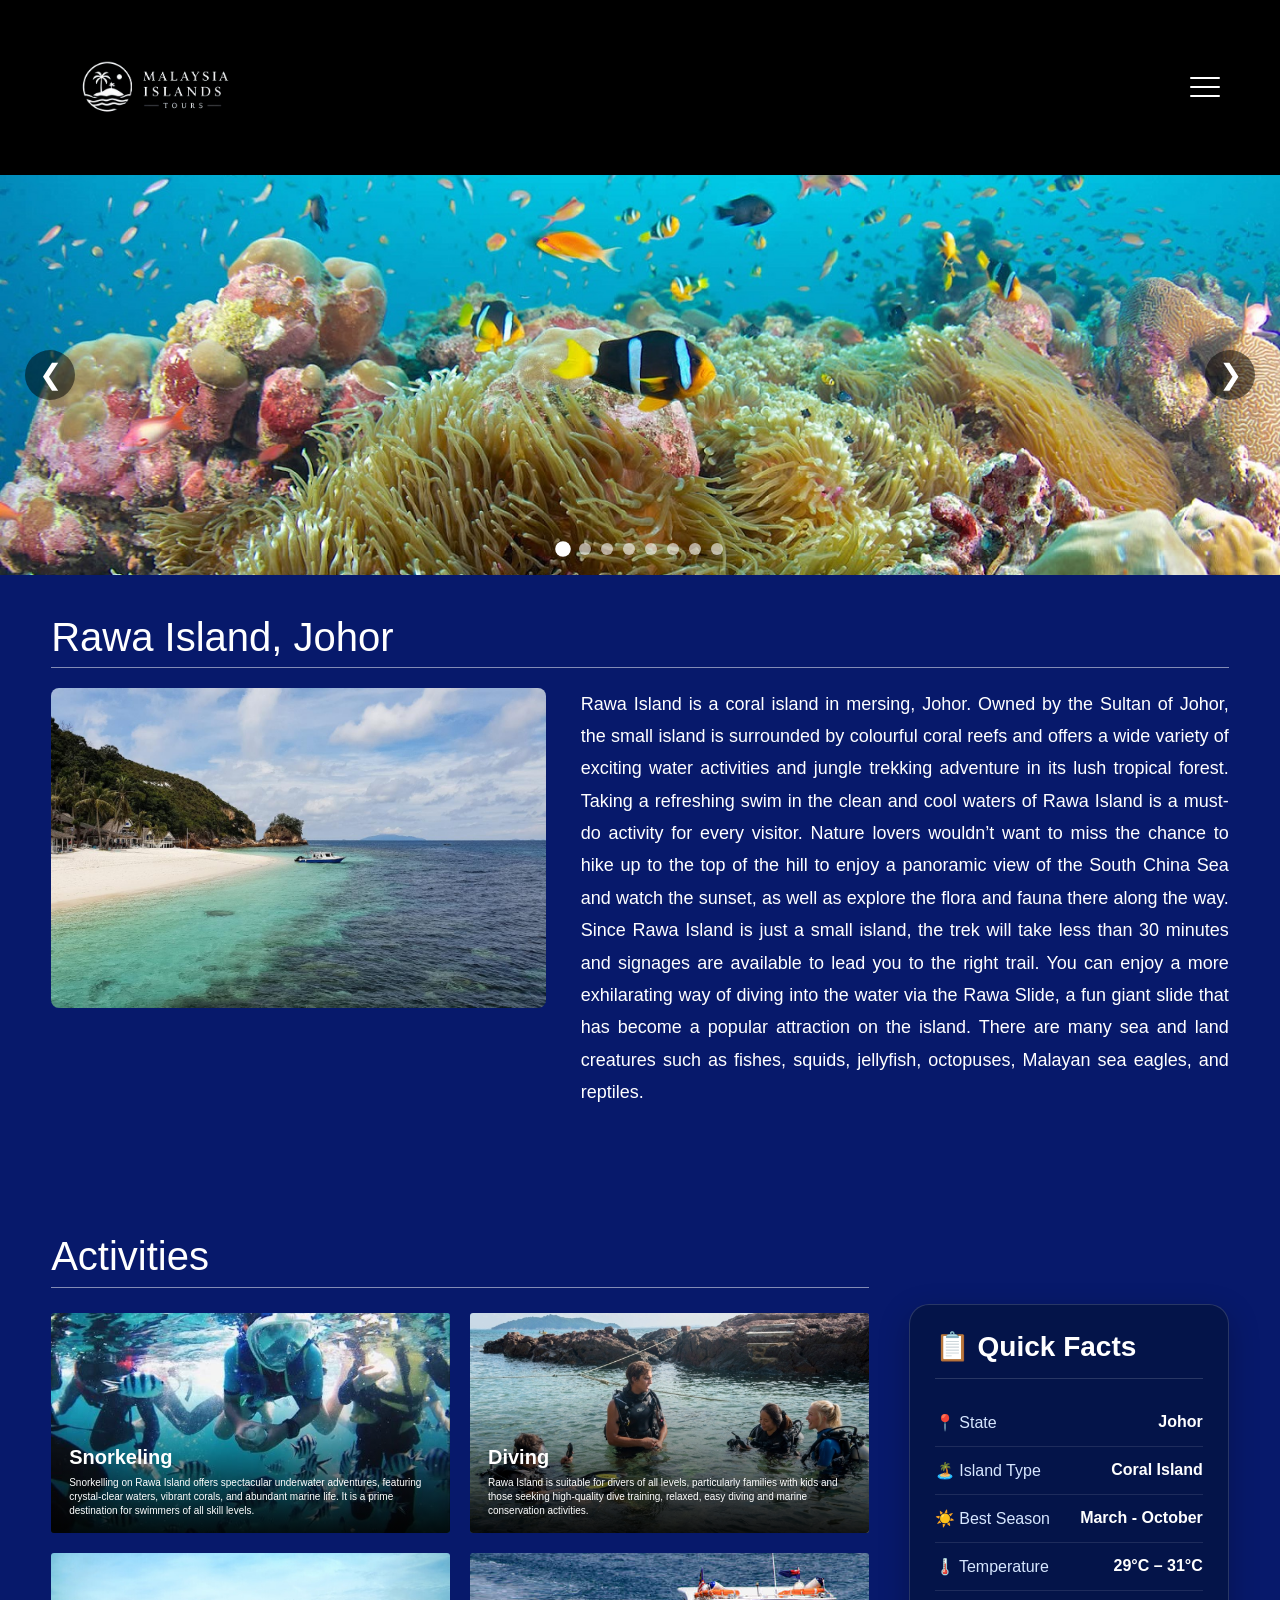
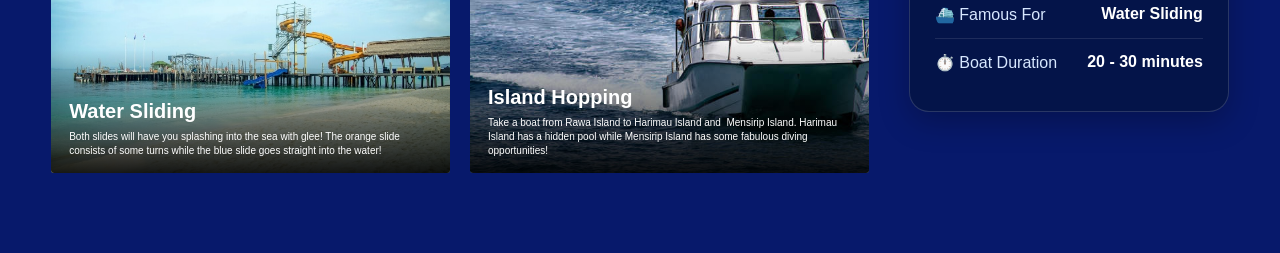
<file: rawaisland.html>
<!doctype html>
<html lang="eng">
<head>
<meta charset="utf-8">
	<meta name="viewport" content="width=device-width, initial-scale=1.0">
	
<title>rawaisland</title>
	
<link href="css/style7.css" rel="stylesheet" type="text/css">
	
<link
    rel="stylesheet"
    href="https://cdnjs.cloudflare.com/ajax/libs/font-awesome/6.5.2/css/all.min.css"
>
	
</head>

<body>
<header>
	<div class="logo">
<img src="img/logoisland2.png" width="600px" alt="logo">
</div>
	
<div class="menu-btn">
        <span></span>
        <span></span>
        <span></span>
    </div>

</header>
	
<!-- Sidebar -->

<div class="sidebar" id="sidebar">

    <nav>
             <a href="index.html">Home</a>
             <a href="aboutisland.html">About</a>
		    
		<div class="dropdown">

            <a href="#" id="islandToggle">
                Islands <i class="fa-solid fa-chevron-down"></i>
            </a>
			
		 <div class="submenu">

                <a href="redangisland.html">Redang Island</a>
                <a href="tiomanisland.html">Tioman Island</a>
                <a href="pangkorisland.html">Pangkor Island</a>
                <a href="langkawiisland.html">Langkawi Island</a>
                <a href="sipadanisland.html">Sipadan Island</a>
                <a href="rawaisland.html">Rawa Island</a>
                <a href="besarisland.html">Besar Island</a>
                <a href="sempornaisland.html">Semporna Island</a>

            </div>

        </div>

    </nav>

</div>
	
<!-- ==================================================
     ISLAND IMAGE SLIDER
================================================== -->

<section class="island-slider">

    <div class="slider-container">


        <!-- Slide 1 -->

        <div class="slide active">

            <img
                src="img/slider-redang.jpg"
                alt="Redang Island"
            >

        </div>


        <!-- Slide 2 -->

        <div class="slide">

            <img
                src="img/slider-tioman.jpg"
                alt="Tioman Island"
            >

        </div>


        <!-- Slide 3 -->

        <div class="slide">

            <img
                src="img/slider-pangkor.jpg"
                alt="Pangkor Island"
            >

        </div>


        <!-- Slide 4 -->

        <div class="slide">

            <img
                src="img/slider-langkawi.jpg"
                alt="Langkawi Island"
            >

        </div>


        <!-- Slide 5 -->

        <div class="slide">

            <img
                src="img/slider-sipadan.jpg"
                alt="Sipadan Island"
            >

        </div>


        <!-- Slide 6 -->

        <div class="slide">

            <img
                src="img/slider-rawa.jpg"
                alt="Rawa Island"
            >

        </div>


        <!-- Slide 7 -->

        <div class="slide">

            <img
                src="img/slider-besar.jpg"
                alt="Besar Island"
            >

        </div>


        <!-- Slide 8 -->

        <div class="slide">

            <img
                src="img/slider-semporna.jpg"
                alt="Semporna Island"
            >

        </div>



        <!-- LEFT ARROW -->

        <button
            class="slider-arrow prev"
            id="prevSlide"
        >

            &#10094;

        </button>



        <!-- RIGHT ARROW -->

        <button
            class="slider-arrow next"
            id="nextSlide"
        >

            &#10095;

        </button>



        <!-- DOTS -->

        <div class="slider-dots">

            <span
                class="dot active"
                data-slide="0"
            ></span>

            <span
                class="dot"
                data-slide="1"
            ></span>

            <span
                class="dot"
                data-slide="2"
            ></span>

            <span
                class="dot"
                data-slide="3"
            ></span>

            <span
                class="dot"
                data-slide="4"
            ></span>

            <span
                class="dot"
                data-slide="5"
            ></span>

            <span
                class="dot"
                data-slide="6"
            ></span>

            <span
                class="dot"
                data-slide="7"
            ></span>

        </div>

    </div>

</section>

<!-- =====================================
     LANGKAWI ISLAND INFORMATION
====================================== -->

<section class="island-section">

    <div class="content">

        <h1>Rawa Island, Johor</h1>

        <div class="title-line"></div>

        <div class="island-info">

            <!-- Rawa Island Image -->

            <div class="island-image">

                <img
                    src="img/pulaurawa.jpg"
                    alt="Rawa Island"
                >

            </div>


            <!-- Rawa Island Description -->

            <div class="description">

                <p>
                   Rawa Island is a coral island in mersing, Johor. Owned by the Sultan of Johor, the small island is surrounded by colourful coral reefs and offers a wide variety of exciting water activities and jungle trekking adventure in its lush tropical forest. Taking a refreshing swim in the clean and cool waters of Rawa Island is a must-do activity for every visitor. Nature lovers wouldn’t want to miss the chance to hike up to the top of the hill to enjoy a panoramic view of the South China Sea and watch the sunset, as well as explore the flora and fauna there along the way. Since Rawa Island is just a small island, the trek will take less than 30 minutes and signages are available to lead you to the right trail. You can enjoy a more exhilarating way of diving into the water via the Rawa Slide, a fun giant slide that has become a popular attraction on the island. There are many sea and land creatures such as fishes, squids, jellyfish, octopuses, Malayan sea eagles, and reptiles.
                </p>

            </div>

        </div>

    </div>

</section>



<!-- =====================================
     RAWA ISLAND ACTIVITIES
====================================== -->

<section class="activities-section">

    <div class="activities-content">


        <!-- =================================
             LEFT: ACTIVITIES
        ================================== -->

        <div class="activities-main">

            <h2>Activities</h2>

            <div class="section-line"></div>


            <div class="activities-grid">


                <!-- =================================
                     SNORKELING
                ================================== -->

                <div class="activity-card">

                    <img
                        src="img/snorkeling-rawa.jpeg"
                        alt="Snorkeling"
                    >

                    <div class="activity-overlay">

                        <h3>
                            Snorkeling
                        </h3>

                        <p>
                            Snorkelling on Rawa Island offers spectacular underwater adventures, featuring crystal-clear waters, vibrant corals, and abundant marine life. It is a prime destination for swimmers of all skill levels.
                        </p>

                    </div>

                </div>



                <!-- =================================
                     DIVING
                ================================== -->

                <div class="activity-card">

                    <img
                        src="img/diving-rawa.jpg"
                        alt="Diving"
                    >

                    <div class="activity-overlay">

                        <h3>
                            Diving
                        </h3>

                        <p>
                           Rawa Island is suitable for divers of all levels, particularly families with kids and those seeking high-quality dive training, relaxed, easy diving and marine conservation activities. 
                        </p>

                    </div>

                </div>



                <!-- =================================
                     WATER SLIDING
                ================================== -->

                <div class="activity-card">

                    <img
                        src="img/sliding-rawa.jpg"
                        alt="Water Sliding"
                    >

                    <div class="activity-overlay">

                        <h3>
                            Water Sliding
                        </h3>

                        <p>
                            Both slides will have you splashing into the sea with glee! The orange slide consists of some turns while the blue slide goes straight into the water!
                        </p>

                    </div>

                </div>



                <!-- =================================
                     ISLAND HOPPING
                ================================== -->

                <div class="activity-card">

                    <img
                        src="img/islandhopping-rawa.jpg"
                        alt="Island Hopping"
                    >

                    <div class="activity-overlay">

                        <h3>
                            Island Hopping
                        </h3>

                        <p>
                            Take a boat from Rawa Island to Harimau Island and 
                            Mensirip Island. Harimau Island has a hidden pool 
							while Mensirip Island has some fabulous diving opportunities!
                        </p>

                    </div>

                </div>


            </div>

        </div>



        <!-- =================================
             RIGHT: QUICK FACTS
        ================================== -->

        <div class="activities-sidebar">

            <div class="info-card">

                <h2>📋 Quick Facts</h2>


                <!-- STATE -->

                <div class="fact">

                    <span>
                        📍 State
                    </span>

                    <p>
                        Johor
                    </p>

                </div>


                <!-- ISLAND TYPE -->

                <div class="fact">

                    <span>
                        🏝️ Island Type
                    </span>

                    <p>
                        Coral Island
                    </p>

                </div>


                <!-- BEST SEASON -->

                <div class="fact">

                    <span>
                        ☀️ Best Season
                    </span>

                    <p>
                        March - October
                    </p>

                </div>


                <!-- TEMPERATURE -->

                <div class="fact">

                    <span>
                        🌡️ Temperature
                    </span>

                    <p>
                        29°C – 31°C
                    </p>

                </div>


                <!-- DISTANCE -->

                <div class="fact">

                    <span>
                        ⛴️ Famous For
                    </span>

                    <p>
                        Water Sliding
                    </p>

                </div>


                <!-- BOAT DURATION -->

                <div class="fact">

                    <span>
                        ⏱️ Boat Duration
                    </span>

                    <p>
                        20 - 30 minutes
                    </p>

                </div>


            </div>

        </div>


    </div>

</section>
	
<script>

/* ==================================================
   ISLAND IMAGE SLIDER
================================================== */

const slides =
    document.querySelectorAll(
        ".slide"
    );

const dots =
    document.querySelectorAll(
        ".dot"
    );

const nextButton =
    document.getElementById(
        "nextSlide"
    );

const prevButton =
    document.getElementById(
        "prevSlide"
    );


let currentSlide = 0;


/* ==================================================
   SHOW SLIDE
================================================== */

function showSlide(index) {

    /* Remove active from all slides */

    slides.forEach(
        function(slide) {

            slide.classList.remove(
                "active"
            );

        }
    );


    /* Remove active from all dots */

    dots.forEach(
        function(dot) {

            dot.classList.remove(
                "active"
            );

        }
    );


    /* Add active to selected slide */

    slides[index].classList.add(
        "active"
    );


    /* Add active to selected dot */

    dots[index].classList.add(
        "active"
    );


    currentSlide = index;

}


/* ==================================================
   NEXT SLIDE
================================================== */

function nextSlide() {

    currentSlide++;

    if (
        currentSlide >=
        slides.length
    ) {

        currentSlide = 0;

    }

    showSlide(
        currentSlide
    );

}


/* ==================================================
   PREVIOUS SLIDE
================================================== */

function previousSlide() {

    currentSlide--;

    if (
        currentSlide < 0
    ) {

        currentSlide =
            slides.length - 1;

    }

    showSlide(
        currentSlide
    );

}


/* ==================================================
   ARROW BUTTONS
================================================== */

nextButton.addEventListener(
    "click",
    nextSlide
);


prevButton.addEventListener(
    "click",
    previousSlide
);


/* ==================================================
   DOT BUTTONS
================================================== */

dots.forEach(
    function(dot) {

        dot.addEventListener(
            "click",
            function() {

                const slideNumber =
                    Number(
                        this.dataset.slide
                    );

                showSlide(
                    slideNumber
                );

            }
        );

    }
);


/* ==================================================
   AUTO SLIDE
================================================== */

setInterval(
    nextSlide,
    5000
);

</script>
	
<script type="text/javascript" src="js/script7.js"></script>
</body>
</html>
</file>
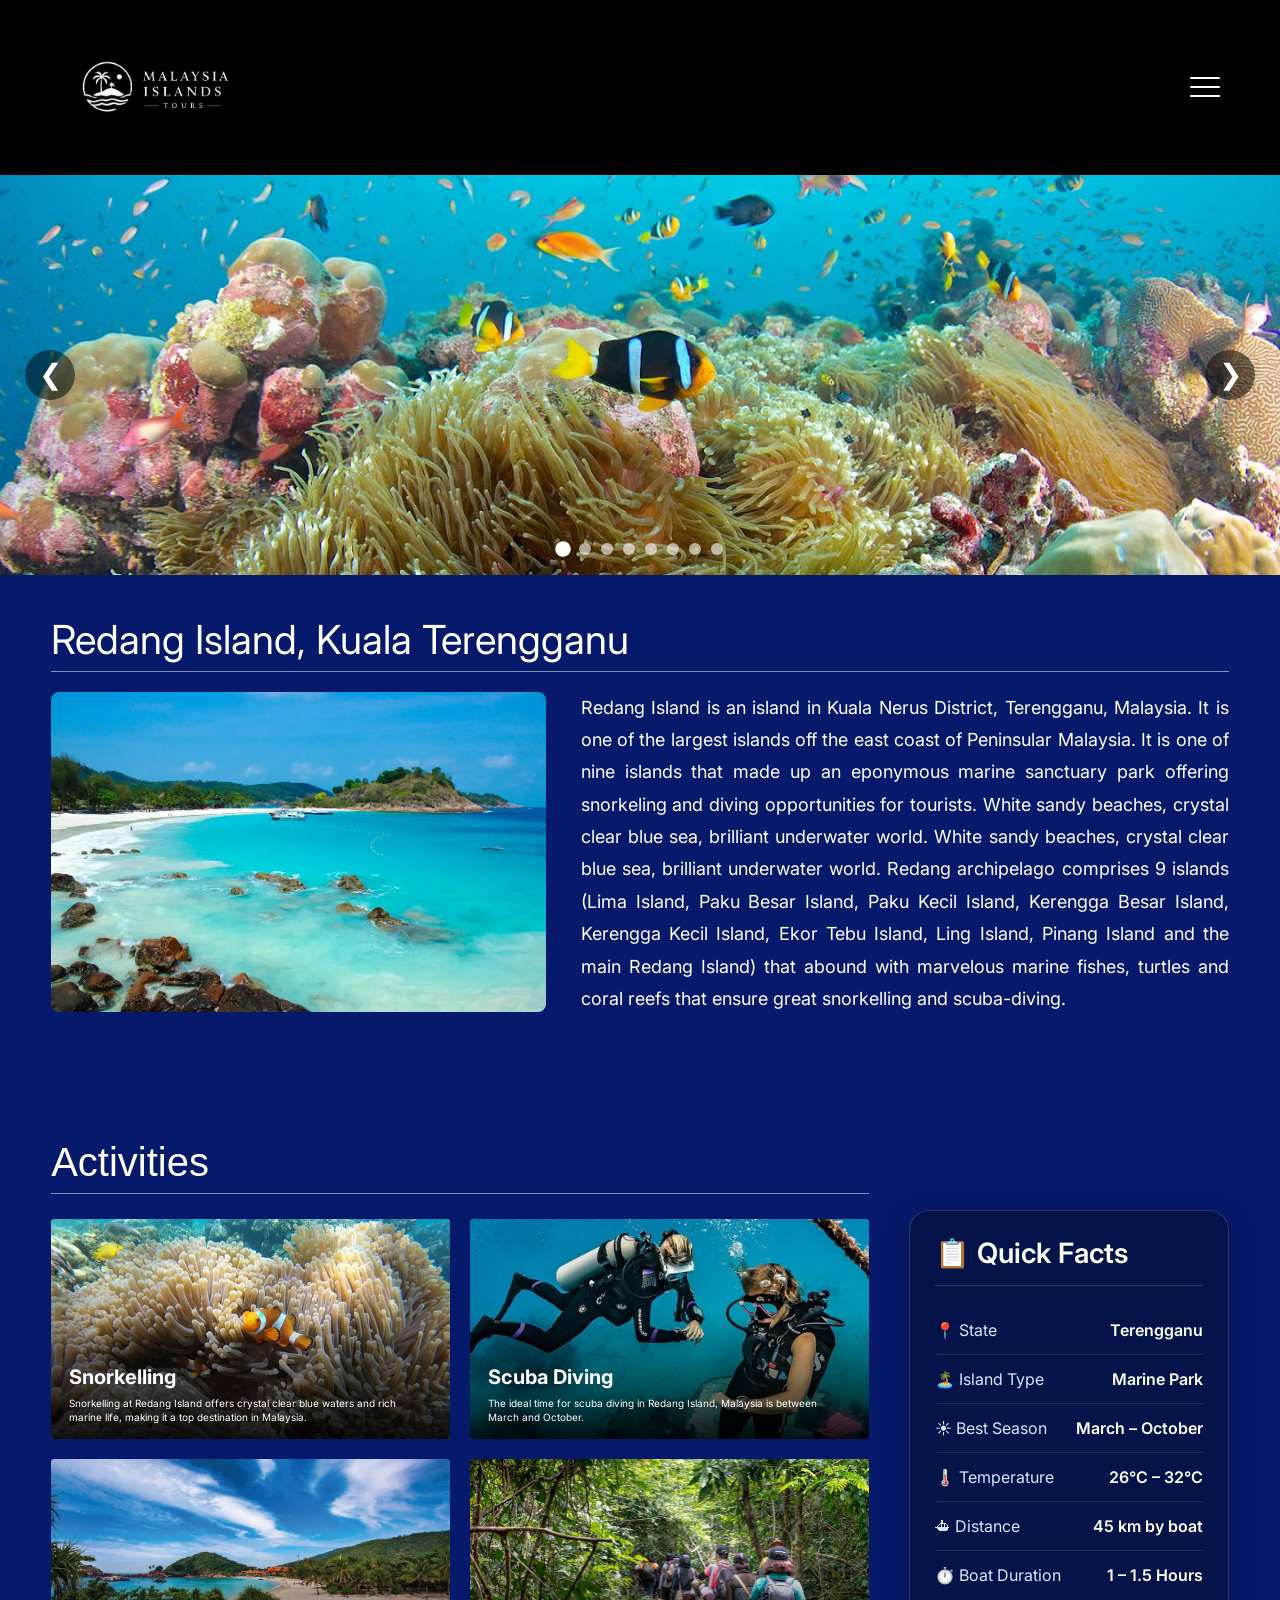
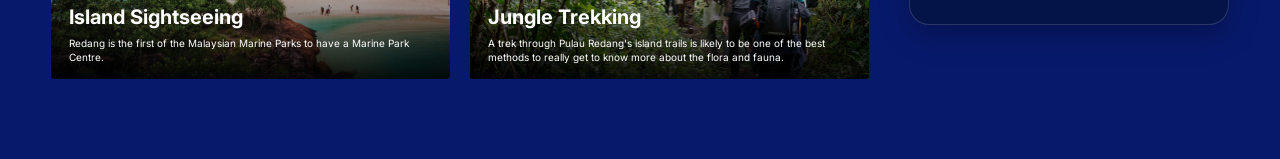
<file: redangisland.html>
<!doctype html>
<html lang="en">
<head>
	
<meta charset="utf-8">
<meta name="viewport" content="width=device-width, initial-scale=1.0">
	
<title>redangisland</title>
	
<link rel="preconnect" href="https://fonts.googleapis.com">
<link rel="preconnect" href="https://fonts.gstatic.com" crossorigin>
	
<link href="https://fonts.googleapis.com/css2?family=Inter:wght@100;200;300;400;500;600;700;800;900&display=swap" rel="stylesheet">
	
<link
    rel="stylesheet"
    href="https://cdnjs.cloudflare.com/ajax/libs/font-awesome/6.5.2/css/all.min.css"
>
	
<link href="css/style2.css" rel="stylesheet" type="text/css">
</head>

<body>

<header>
	<div class="logo">
    <img src="img/logoisland2.png" width="600px" alt="logo">
    </div>
	
    <div class="menu-btn">
        <span></span>
        <span></span>
        <span></span>
    </div>
	
</header>
	
<!-- Sidebar -->

<div class="sidebar" id="sidebar">

    <nav>
             <a href="index.html">Home</a>
             <a href="aboutisland.html">About</a>
		    
		<div class="dropdown">

            <a href="#" id="islandToggle">
                Islands <i class="fa-solid fa-chevron-down"></i>
            </a>
			
		 <div class="submenu">

                <a href="redangisland.html">Redang Island</a>
                <a href="tiomanisland.html">Tioman Island</a>
                <a href="pangkorisland.html">Pangkor Island</a>
                <a href="langkawiisland.html">Langkawi Island</a>
                <a href="sipadanisland.html">Sipadan Island</a>
                <a href="rawaisland.html">Rawa Island</a>
                <a href="besarisland.html">Besar Island</a>
                <a href="sempornaisland.html">Semporna Island</a>

            </div>

        </div>

    </nav>

</div>

<!-- ==================================================
     ISLAND IMAGE SLIDER
================================================== -->

<section class="island-slider">

    <div class="slider-container">


        <!-- Slide 1 -->

        <div class="slide active">

            <img
                src="img/slider-redang.jpg"
                alt="Redang Island"
            >

        </div>


        <!-- Slide 2 -->

        <div class="slide">

            <img
                src="img/slider-tioman.jpg"
                alt="Tioman Island"
            >

        </div>


        <!-- Slide 3 -->

        <div class="slide">

            <img
                src="img/slider-pangkor.jpg"
                alt="Pangkor Island"
            >

        </div>


        <!-- Slide 4 -->

        <div class="slide">

            <img
                src="img/slider-langkawi.jpg"
                alt="Langkawi Island"
            >

        </div>


        <!-- Slide 5 -->

        <div class="slide">

            <img
                src="img/slider-sipadan.jpg"
                alt="Sipadan Island"
            >

        </div>


        <!-- Slide 6 -->

        <div class="slide">

            <img
                src="img/slider-rawa.jpg"
                alt="Rawa Island"
            >

        </div>


        <!-- Slide 7 -->

        <div class="slide">

            <img
                src="img/slider-besar.jpg"
                alt="Besar Island"
            >

        </div>


        <!-- Slide 8 -->

        <div class="slide">

            <img
                src="img/slider-semporna.jpg"
                alt="Semporna Island"
            >

        </div>



        <!-- LEFT ARROW -->

        <button
            class="slider-arrow prev"
            id="prevSlide"
        >

            &#10094;

        </button>



        <!-- RIGHT ARROW -->

        <button
            class="slider-arrow next"
            id="nextSlide"
        >

            &#10095;

        </button>



        <!-- DOTS -->

        <div class="slider-dots">

            <span
                class="dot active"
                data-slide="0"
            ></span>

            <span
                class="dot"
                data-slide="1"
            ></span>

            <span
                class="dot"
                data-slide="2"
            ></span>

            <span
                class="dot"
                data-slide="3"
            ></span>

            <span
                class="dot"
                data-slide="4"
            ></span>

            <span
                class="dot"
                data-slide="5"
            ></span>

            <span
                class="dot"
                data-slide="6"
            ></span>

            <span
                class="dot"
                data-slide="7"
            ></span>

        </div>

    </div>

</section>

    <!-- Island Information -->
    <section class="island-section">

        <div class="content">

            <h1>Redang Island, Kuala Terengganu</h1>

            <div class="title-line"></div>

            <div class="island-info">

                <div class="island-image">
                    <img src="img/pulauredang.jpg" alt="Redang Island">
                </div>

                <div class="description">
                    <p>
                      Redang Island is an island in Kuala Nerus District,
					  Terengganu, Malaysia. It is one of the largest islands
                      off the east coast of Peninsular Malaysia. It is one of
                      nine islands that made up an eponymous marine sanctuary
                      park offering snorkeling and diving opportunities for
                      tourists. White sandy beaches, crystal clear blue sea, 
					  brilliant underwater world. White sandy beaches, crystal clear blue sea, brilliant underwater world. Redang archipelago comprises 9 islands (Lima Island, Paku Besar Island, Paku Kecil Island, Kerengga Besar Island, Kerengga Kecil Island, Ekor Tebu Island, Ling Island, Pinang Island and the main Redang Island) that abound with marvelous marine fishes, turtles and coral reefs that ensure great snorkelling and scuba-diving.
                      </p>
                </div>
</div>
</div>
</section>

   <section class="activities-section">

    <div class="activities-content">

        <!-- LEFT -->
        <div class="activities-main">

            <h2>Activities</h2>

            <div class="section-line"></div>

            <div class="activities-grid">

                <div class="activity-card">
                    <img src="img/snorkeling-redang.jpg" alt="Snorkelling">
                    <div class="activity-overlay">
                        <h3>Snorkelling</h3>
                        <p>
                            Snorkelling at Redang Island offers crystal
                            clear blue waters and rich marine life, making
                            it a top destination in Malaysia.
                        </p>
                    </div>
                </div>

                <div class="activity-card">
                    <img src="img/diving-redang.jpg" alt="Scuba Diving">
                    <div class="activity-overlay">
                        <h3>Scuba Diving</h3>
                        <p>
                            The ideal time for scuba diving in Redang Island,
                            Malaysia is between March and October.
                        </p>
                    </div>
                </div>

                <div class="activity-card">
                    <img src="img/islandsightseeing-redang.jpg" alt="Island Sightseeing">
                    <div class="activity-overlay">
                        <h3>Island Sightseeing</h3>
                        <p>
                            Redang is the first of the Malaysian Marine Parks
                            to have a Marine Park Centre.
                        </p>
                    </div>
                </div>

                <div class="activity-card">
                    <img src="img/trekking-redang.jpeg" alt="Jungle Trekking">
                    <div class="activity-overlay">
                        <h3>Jungle Trekking</h3>
                        <p>
                            A trek through Pulau Redang's island trails is
                            likely to be one of the best methods to really
                            get to know more about the flora and fauna.
                        </p>
                    </div>
                </div>

            </div>

        </div>

        <!-- RIGHT -->
        <div class="activities-sidebar">

            <div class="info-card">

                <h2>📋 Quick Facts</h2>

                <div class="fact">
                    <span>📍 State</span>
                    <p>Terengganu</p>
                </div>

                <div class="fact">
                    <span>🏝️ Island Type</span>
                    <p>Marine Park</p>
                </div>

                <div class="fact">
                    <span>☀️ Best Season</span>
                    <p>March – October</p>
                </div>

                <div class="fact">
                    <span>🌡️ Temperature</span>
                    <p>26°C – 32°C</p>
                </div>

                <div class="fact">
                    <span>⛴ Distance</span>
                    <p>45 km by boat</p>
                </div>

                <div class="fact">
                    <span>⏱️ Boat Duration</span>
                    <p>1 – 1.5 Hours</p>
                </div>

            </div>

        </div>

    </div>

</section>
	
<script>

/* ==================================================
   ISLAND IMAGE SLIDER
================================================== */

const slides =
    document.querySelectorAll(
        ".slide"
    );

const dots =
    document.querySelectorAll(
        ".dot"
    );

const nextButton =
    document.getElementById(
        "nextSlide"
    );

const prevButton =
    document.getElementById(
        "prevSlide"
    );


let currentSlide = 0;


/* ==================================================
   SHOW SLIDE
================================================== */

function showSlide(index) {

    /* Remove active from all slides */

    slides.forEach(
        function(slide) {

            slide.classList.remove(
                "active"
            );

        }
    );


    /* Remove active from all dots */

    dots.forEach(
        function(dot) {

            dot.classList.remove(
                "active"
            );

        }
    );


    /* Add active to selected slide */

    slides[index].classList.add(
        "active"
    );


    /* Add active to selected dot */

    dots[index].classList.add(
        "active"
    );


    currentSlide = index;

}


/* ==================================================
   NEXT SLIDE
================================================== */

function nextSlide() {

    currentSlide++;

    if (
        currentSlide >=
        slides.length
    ) {

        currentSlide = 0;

    }

    showSlide(
        currentSlide
    );

}


/* ==================================================
   PREVIOUS SLIDE
================================================== */

function previousSlide() {

    currentSlide--;

    if (
        currentSlide < 0
    ) {

        currentSlide =
            slides.length - 1;

    }

    showSlide(
        currentSlide
    );

}


/* ==================================================
   ARROW BUTTONS
================================================== */

nextButton.addEventListener(
    "click",
    nextSlide
);


prevButton.addEventListener(
    "click",
    previousSlide
);


/* ==================================================
   DOT BUTTONS
================================================== */

dots.forEach(
    function(dot) {

        dot.addEventListener(
            "click",
            function() {

                const slideNumber =
                    Number(
                        this.dataset.slide
                    );

                showSlide(
                    slideNumber
                );

            }
        );

    }
);


/* ==================================================
   AUTO SLIDE
================================================== */

setInterval(
    nextSlide,
    5000
);

</script>

<script type="text/javascript" src="js/script.js"></script>
	
</body>
</html>
</file>
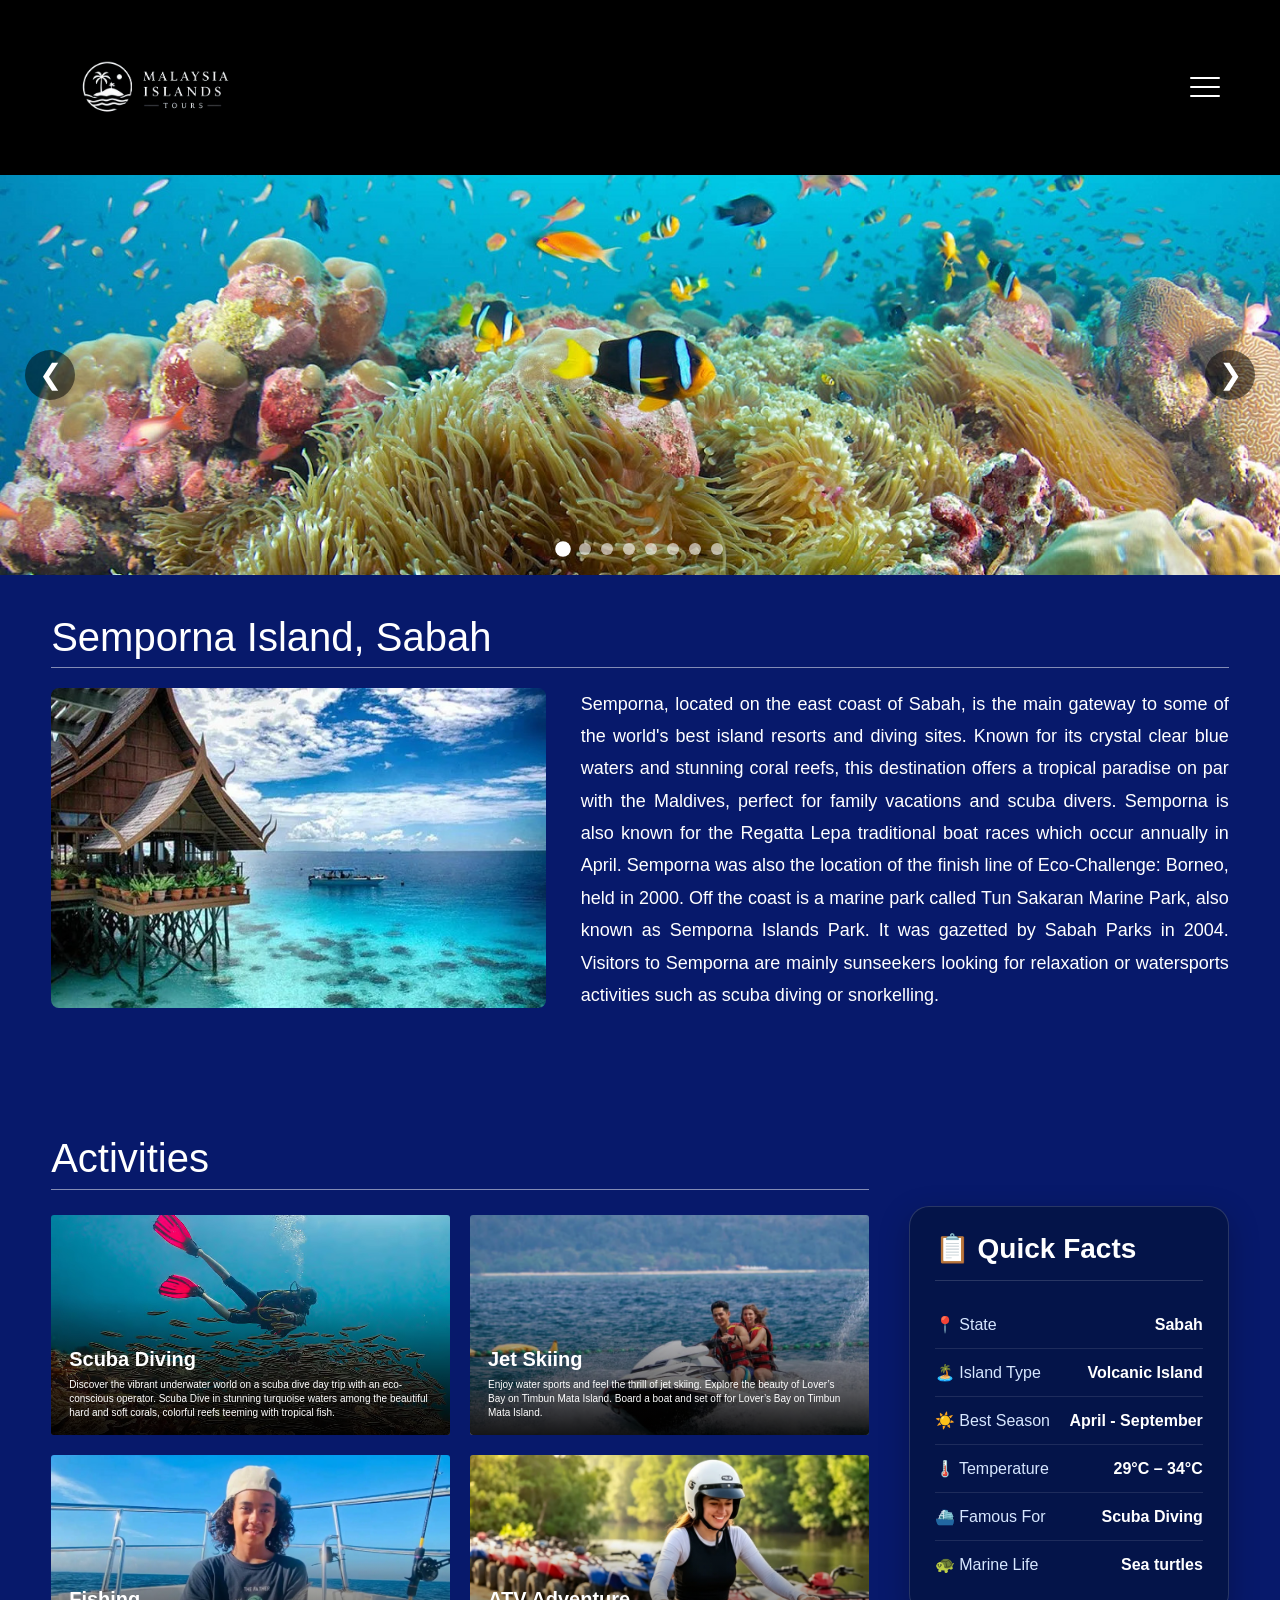
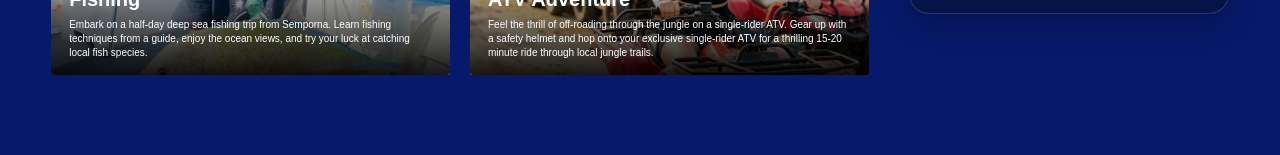
<file: sempornaisland.html>
<!doctype html>
<html lang="eng">
<head>
<meta charset="utf-8">
	<meta name="viewport" content="width=device-width, initial-scale=1.0">
	
<title>sempornaisland</title>
	
<link href="css/style9.css" rel="stylesheet" type="text/css">
	
<link
    rel="stylesheet"
    href="https://cdnjs.cloudflare.com/ajax/libs/font-awesome/6.5.2/css/all.min.css"
>
	
</head>
	
<body>
	<header>
	<div class="logo">
<img src="img/logoisland2.png" width="600px" alt="logo">
</div>
	
<div class="menu-btn">
        <span></span>
        <span></span>
        <span></span>
    </div>

</header>
	
<!-- Sidebar -->

<div class="sidebar" id="sidebar">

    <nav>
             <a href="index.html">Home</a>
             <a href="aboutisland.html">About</a>
		    
		<div class="dropdown">

            <a href="#" id="islandToggle">
                Islands <i class="fa-solid fa-chevron-down"></i>
            </a>
			
		 <div class="submenu">

                <a href="redangisland.html">Redang Island</a>
                <a href="tiomanisland.html">Tioman Island</a>
                <a href="pangkorisland.html">Pangkor Island</a>
                <a href="langkawiisland.html">Langkawi Island</a>
                <a href="sipadanisland.html">Sipadan Island</a>
                <a href="rawaisland.html">Rawa Island</a>
                <a href="besarisland.html">Besar Island</a>
                <a href="sempornaisland.html">Semporna Island</a>

            </div>

        </div>

    </nav>

</div>
	
<!-- ==================================================
     ISLAND IMAGE SLIDER
================================================== -->

<section class="island-slider">

    <div class="slider-container">


        <!-- Slide 1 -->

        <div class="slide active">

            <img
                src="img/slider-redang.jpg"
                alt="Redang Island"
            >

        </div>


        <!-- Slide 2 -->

        <div class="slide">

            <img
                src="img/slider-tioman.jpg"
                alt="Tioman Island"
            >

        </div>


        <!-- Slide 3 -->

        <div class="slide">

            <img
                src="img/slider-pangkor.jpg"
                alt="Pangkor Island"
            >

        </div>


        <!-- Slide 4 -->

        <div class="slide">

            <img
                src="img/slider-langkawi.jpg"
                alt="Langkawi Island"
            >

        </div>


        <!-- Slide 5 -->

        <div class="slide">

            <img
                src="img/slider-sipadan.jpg"
                alt="Sipadan Island"
            >

        </div>


        <!-- Slide 6 -->

        <div class="slide">

            <img
                src="img/slider-rawa.jpg"
                alt="Rawa Island"
            >

        </div>


        <!-- Slide 7 -->

        <div class="slide">

            <img
                src="img/slider-besar.jpg"
                alt="Besar Island"
            >

        </div>


        <!-- Slide 8 -->

        <div class="slide">

            <img
                src="img/slider-semporna.jpg"
                alt="Semporna Island"
            >

        </div>



        <!-- LEFT ARROW -->

        <button
            class="slider-arrow prev"
            id="prevSlide"
        >

            &#10094;

        </button>



        <!-- RIGHT ARROW -->

        <button
            class="slider-arrow next"
            id="nextSlide"
        >

            &#10095;

        </button>



        <!-- DOTS -->

        <div class="slider-dots">

            <span
                class="dot active"
                data-slide="0"
            ></span>

            <span
                class="dot"
                data-slide="1"
            ></span>

            <span
                class="dot"
                data-slide="2"
            ></span>

            <span
                class="dot"
                data-slide="3"
            ></span>

            <span
                class="dot"
                data-slide="4"
            ></span>

            <span
                class="dot"
                data-slide="5"
            ></span>

            <span
                class="dot"
                data-slide="6"
            ></span>

            <span
                class="dot"
                data-slide="7"
            ></span>

        </div>

    </div>

</section>
	
<!-- =====================================
     BESAR ISLAND INFORMATION
====================================== -->

<section class="island-section">

    <div class="content">

        <h1>Semporna Island, Sabah</h1>

        <div class="title-line"></div>

        <div class="island-info">

            <!-- Semporna Island Image -->

            <div class="island-image">

                <img
                    src="img/pulausemporna.jpg"
                    alt="Semporna Island"
                >

            </div>


            <!-- Semporna Island Description -->

            <div class="description">

                <p>
                    Semporna, located on the east coast of Sabah, is the main gateway to some of the world's best island resorts and diving sites. Known for its crystal clear blue waters and stunning coral reefs, this destination offers a tropical paradise on par with the Maldives, perfect for family vacations and scuba divers. Semporna is also known for the Regatta Lepa traditional boat races which occur annually in April. Semporna was also the location of the finish line of Eco-Challenge: Borneo, held in 2000. Off the coast is a marine park called Tun Sakaran Marine Park, also known as Semporna Islands Park. It was gazetted by Sabah Parks in 2004. Visitors to Semporna are mainly sunseekers looking for relaxation or watersports activities such as scuba diving or snorkelling.
                </p>

            </div>

        </div>

    </div>

</section>



<!-- =====================================
     SEMPORNA ISLAND ACTIVITIES
====================================== -->

<section class="activities-section">

    <div class="activities-content">


        <!-- =================================
             LEFT: ACTIVITIES
        ================================== -->

        <div class="activities-main">

            <h2>Activities</h2>

            <div class="section-line"></div>


            <div class="activities-grid">


                <!-- =================================
                     SCUBA DIVING
                ================================== -->

                <div class="activity-card">

                    <img
                        src="img/diving-semporna.jpg"
                        alt="Scuba Diving"
                    >

                    <div class="activity-overlay">

                        <h3>
                            Scuba Diving
                        </h3>

                        <p>
                            Discover the vibrant underwater world on a scuba dive day trip with an eco-conscious operator. Scuba Dive in stunning turquoise waters among the beautiful hard and soft corals, colorful reefs teeming with tropical fish.
                        </p>

                    </div>

                </div>



                <!-- =================================
                     JET SKIING
                ================================== -->

                <div class="activity-card">

                    <img
                        src="img/sking-semporna.jpg"
                        alt="Jet Skiing"
                    >

                    <div class="activity-overlay">

                        <h3>
                            Jet Skiing
                        </h3>


                        <p>
                            Enjoy water sports and feel the thrill of jet skiing. Explore the beauty of Lover’s Bay on Timbun Mata Island. Board a boat and set off for Lover’s Bay on Timbun Mata Island.
                        </p>

                    </div>

                </div>



                <!-- =================================
                     FISHING
                ================================== -->

                <div class="activity-card">

                    <img
                        src="img/fishing-semporna.jpg"
                        alt="Fishing"
                    >

                    <div class="activity-overlay">

                        <h3>
                            Fishing
                        </h3>

                        <p>
                            Embark on a half-day deep sea fishing trip from Semporna. Learn fishing techniques from a guide, enjoy the ocean views, and try your luck at catching local fish species.
                        </p>

                    </div>

                </div>



                <!-- =================================
                     ATV ADVENTURE
                ================================== -->

                <div class="activity-card">

                    <img
                        src="img/atv-semporna.jpg"
                        alt="ATV Adventure"
                    >

                    <div class="activity-overlay">

                        <h3>
                            ATV Adventure
                        </h3>

                        <p>
                            Feel the thrill of off-roading through the jungle on a single-rider ATV. Gear up with a safety helmet and hop onto your exclusive single-rider ATV for a thrilling 15-20 minute ride through local jungle trails. 
                        </p>

                    </div>

                </div>


            </div>

        </div>



        <!-- =================================
             RIGHT: QUICK FACTS
        ================================== -->

        <div class="activities-sidebar">

            <div class="info-card">

                <h2>📋 Quick Facts</h2>


                <!-- STATE -->

                <div class="fact">

                    <span>
                        📍 State
                    </span>

                    <p>
                        Sabah
                    </p>

                </div>


                <!-- ISLAND TYPE -->

                <div class="fact">

                    <span>
                        🏝️ Island Type
                    </span>

                    <p>
                        Volcanic Island
                    </p>

                </div>


                <!-- BEST SEASON -->

                <div class="fact">

                    <span>
                        ☀️ Best Season
                    </span>

                    <p>
                        April - September
                    </p>

                </div>


                <!-- TEMPERATURE -->

                <div class="fact">

                    <span>
                        🌡️ Temperature
                    </span>

                    <p>
                        29°C – 34°C
                    </p>

                </div>


                <!-- DISTANCE -->

                <div class="fact">

                    <span>
                        ⛴️ Famous For
                    </span>

                    <p>
                        Scuba Diving
                    </p>

                </div>


                <!-- BOAT DURATION -->

                <div class="fact">

                    <span>
                        🐢 Marine Life
                    </span>

                    <p>
                        Sea turtles
                    </p>

                </div>


            </div>

        </div>


    </div>

</section>
	
<script>

/* ==================================================
   ISLAND IMAGE SLIDER
================================================== */

const slides =
    document.querySelectorAll(
        ".slide"
    );

const dots =
    document.querySelectorAll(
        ".dot"
    );

const nextButton =
    document.getElementById(
        "nextSlide"
    );

const prevButton =
    document.getElementById(
        "prevSlide"
    );


let currentSlide = 0;


/* ==================================================
   SHOW SLIDE
================================================== */

function showSlide(index) {

    /* Remove active from all slides */

    slides.forEach(
        function(slide) {

            slide.classList.remove(
                "active"
            );

        }
    );


    /* Remove active from all dots */

    dots.forEach(
        function(dot) {

            dot.classList.remove(
                "active"
            );

        }
    );


    /* Add active to selected slide */

    slides[index].classList.add(
        "active"
    );


    /* Add active to selected dot */

    dots[index].classList.add(
        "active"
    );


    currentSlide = index;

}


/* ==================================================
   NEXT SLIDE
================================================== */

function nextSlide() {

    currentSlide++;

    if (
        currentSlide >=
        slides.length
    ) {

        currentSlide = 0;

    }

    showSlide(
        currentSlide
    );

}


/* ==================================================
   PREVIOUS SLIDE
================================================== */

function previousSlide() {

    currentSlide--;

    if (
        currentSlide < 0
    ) {

        currentSlide =
            slides.length - 1;

    }

    showSlide(
        currentSlide
    );

}


/* ==================================================
   ARROW BUTTONS
================================================== */

nextButton.addEventListener(
    "click",
    nextSlide
);


prevButton.addEventListener(
    "click",
    previousSlide
);


/* ==================================================
   DOT BUTTONS
================================================== */

dots.forEach(
    function(dot) {

        dot.addEventListener(
            "click",
            function() {

                const slideNumber =
                    Number(
                        this.dataset.slide
                    );

                showSlide(
                    slideNumber
                );

            }
        );

    }
);


/* ==================================================
   AUTO SLIDE
================================================== */

setInterval(
    nextSlide,
    5000
);

</script>
	
<script type="text/javascript" src="js/script9.js"></script>
</body>
</html>
</file>
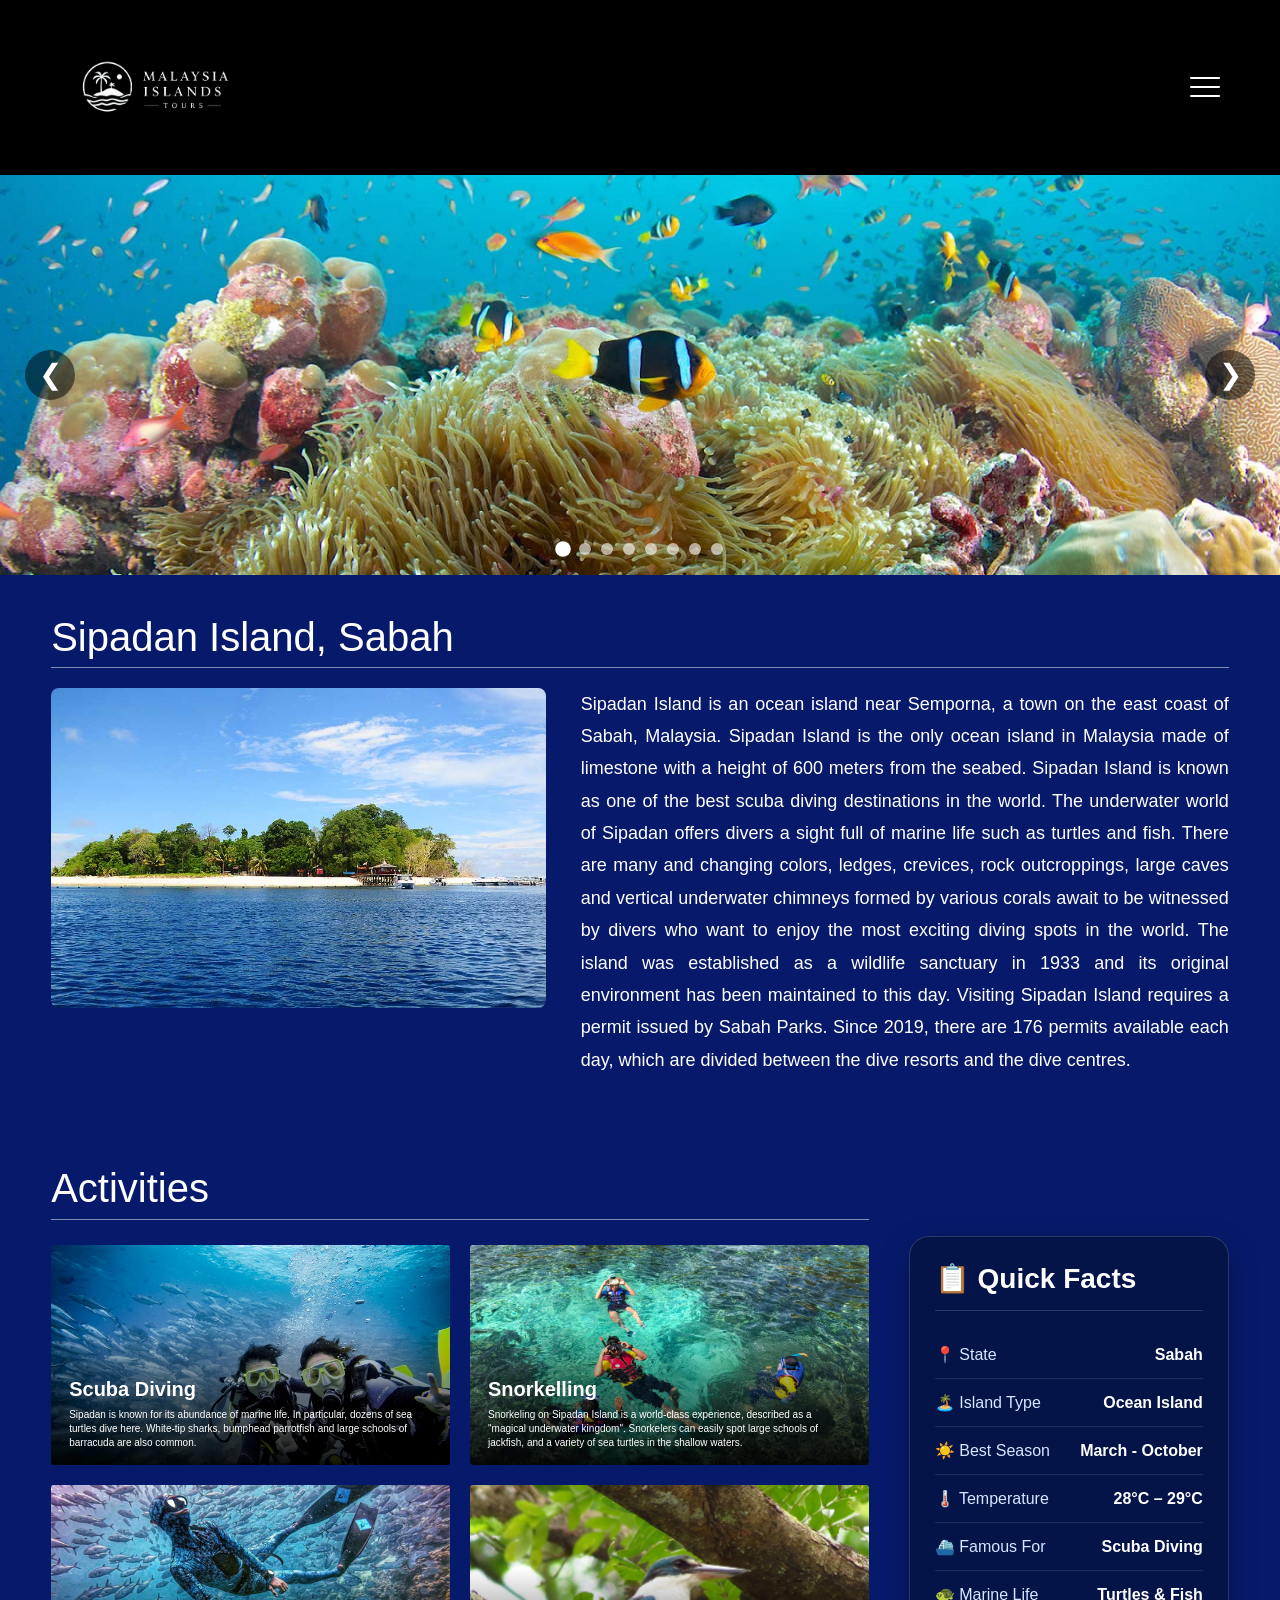
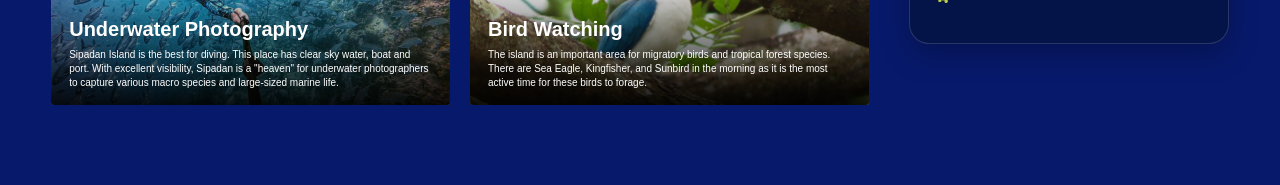
<file: sipadanisland.html>
<!doctype html>
<html lang="eng">
<head>
<meta charset="utf-8">
	<meta name="viewport" content="width=device-width, initial-scale=1.0">
	
<title>sipadanisland</title>
	
<link href="css/style6.css" rel="stylesheet" type="text/css">
	
<link
    rel="stylesheet"
    href="https://cdnjs.cloudflare.com/ajax/libs/font-awesome/6.5.2/css/all.min.css"
>
</head>

<body>
	<header>
	<div class="logo">
<img src="img/logoisland2.png" width="600px" alt="logo">
</div>
	
<div class="menu-btn">
        <span></span>
        <span></span>
        <span></span>
    </div>

</header>
	
<!-- Sidebar -->

<div class="sidebar" id="sidebar">

    <nav>
             <a href="index.html">Home</a>
             <a href="aboutisland.html">About</a>
		    
		<div class="dropdown">

            <a href="#" id="islandToggle">
                Islands <i class="fa-solid fa-chevron-down"></i>
            </a>
			
		 <div class="submenu">

                <a href="redangisland.html">Redang Island</a>
                <a href="tiomanisland.html">Tioman Island</a>
                <a href="pangkorisland.html">Pangkor Island</a>
                <a href="langkawiisland.html">Langkawi Island</a>
                <a href="sipadanisland.html">Sipadan Island</a>
                <a href="rawaisland.html">Rawa Island</a>
                <a href="besarisland.html">Besar Island</a>
                <a href="sempornaisland.html">Semporna Island</a>

            </div>

        </div>

    </nav>

</div>
	
<!-- ==================================================
     ISLAND IMAGE SLIDER
================================================== -->

<section class="island-slider">

    <div class="slider-container">


        <!-- Slide 1 -->

        <div class="slide active">

            <img
                src="img/slider-redang.jpg"
                alt="Redang Island"
            >

        </div>


        <!-- Slide 2 -->

        <div class="slide">

            <img
                src="img/slider-tioman.jpg"
                alt="Tioman Island"
            >

        </div>


        <!-- Slide 3 -->

        <div class="slide">

            <img
                src="img/slider-pangkor.jpg"
                alt="Pangkor Island"
            >

        </div>


        <!-- Slide 4 -->

        <div class="slide">

            <img
                src="img/slider-langkawi.jpg"
                alt="Langkawi Island"
            >

        </div>


        <!-- Slide 5 -->

        <div class="slide">

            <img
                src="img/slider-sipadan.jpg"
                alt="Sipadan Island"
            >

        </div>


        <!-- Slide 6 -->

        <div class="slide">

            <img
                src="img/slider-rawa.jpg"
                alt="Rawa Island"
            >

        </div>


        <!-- Slide 7 -->

        <div class="slide">

            <img
                src="img/slider-besar.jpg"
                alt="Besar Island"
            >

        </div>


        <!-- Slide 8 -->

        <div class="slide">

            <img
                src="img/slider-semporna.jpg"
                alt="Semporna Island"
            >

        </div>



        <!-- LEFT ARROW -->

        <button
            class="slider-arrow prev"
            id="prevSlide"
        >

            &#10094;

        </button>



        <!-- RIGHT ARROW -->

        <button
            class="slider-arrow next"
            id="nextSlide"
        >

            &#10095;

        </button>



        <!-- DOTS -->

        <div class="slider-dots">

            <span
                class="dot active"
                data-slide="0"
            ></span>

            <span
                class="dot"
                data-slide="1"
            ></span>

            <span
                class="dot"
                data-slide="2"
            ></span>

            <span
                class="dot"
                data-slide="3"
            ></span>

            <span
                class="dot"
                data-slide="4"
            ></span>

            <span
                class="dot"
                data-slide="5"
            ></span>

            <span
                class="dot"
                data-slide="6"
            ></span>

            <span
                class="dot"
                data-slide="7"
            ></span>

        </div>

    </div>

</section>
	
<!-- =========================================
     ISLAND INFORMATION
========================================= -->

<section class="island-section">

    <div class="content">

        <h1>Sipadan Island, Sabah</h1>

        <div class="title-line"></div>

        <div class="island-info">

            <div class="island-image">
                <img src="img/pulausipadan.jpg" alt="Sipadan Island">
            </div>

            <div class="description">

                <p>
                    Sipadan Island is an ocean island near Semporna, a town on the east
                    coast of Sabah, Malaysia. Sipadan Island is the only ocean island in
                    Malaysia made of limestone with a height of 600 meters from the
                    seabed. Sipadan Island is known as one of the best scuba diving
                    destinations in the world. The underwater world of Sipadan offers
                    divers a sight full of marine life such as turtles and fish. There
                    are many and changing colors, ledges, crevices, rock outcroppings,
                    large caves and vertical underwater chimneys formed by various
                    corals await to be witnessed by divers who want to enjoy the most
                    exciting diving spots in the world. The island was established as
                    a wildlife sanctuary in 1933 and its original environment has been
                    maintained to this day. Visiting Sipadan Island requires a permit issued by Sabah Parks. Since 2019, there are 176 permits available each day, which are divided between the dive resorts and the dive centres.
                </p>

            </div>

        </div>

    </div>

</section>


<!-- =========================================
     ACTIVITIES SECTION
========================================= -->

<section class="activities-section">

    <div class="activities-content">

        <!-- LEFT: ACTIVITIES -->
        <div class="activities-main">

            <h2>Activities</h2>

            <div class="section-line"></div>

            <div class="activities-grid">

                <!-- Scuba Diving -->
                <div class="activity-card">

                    <img src="img/diving-sipadan.jpg" alt="Scuba Diving">

                    <div class="activity-overlay">

                        <h3>Scuba Diving</h3>

                        <p>
                            Sipadan is known for its abundance of marine life.
                            In particular, dozens of sea turtles dive here.
                            White-tip sharks, bumphead parrotfish and large
                            schools of barracuda are also common.
                        </p>

                    </div>

                </div>


                <!-- Snorkelling -->
                <div class="activity-card">

                    <img src="img/snorkeling-sipadan.jpeg" alt="Snorkelling">

                    <div class="activity-overlay">

                        <h3>Snorkelling</h3>

                        <p>
                            Snorkeling on Sipadan Island is a world-class experience,
                            described as a "magical underwater kingdom". Snorkelers
                            can easily spot large schools of jackfish, and a variety
                            of sea turtles in the shallow waters.
                        </p>

                    </div>

                </div>


                <!-- Underwater Photography -->
                <div class="activity-card">

                    <img src="img/underwater-sipadan.jpg" alt="Underwater Photography">

                    <div class="activity-overlay">

                        <h3>Underwater Photography</h3>

                        <p>
                            Sipadan Island is the best for diving. This place has
                            clear sky water, boat and port. With excellent visibility,
                            Sipadan is a "heaven" for underwater photographers to
                            capture various macro species and large-sized marine life.
                        </p>

                    </div>

                </div>


                <!-- Bird Watching -->
                <div class="activity-card">

                    <img src="img/birdwatching-sipadan.jpg" alt="Bird Watching">

                    <div class="activity-overlay">

                        <h3>Bird Watching</h3>

                        <p>
                            The island is an important area for migratory birds and
                            tropical forest species. There are Sea Eagle, Kingfisher,
                            and Sunbird in the morning as it is the most active time
                            for these birds to forage.
                        </p>

                    </div>

                </div>

            </div>

        </div>


        <!-- RIGHT: QUICK FACTS -->
        <aside class="activities-sidebar">

            <div class="info-card">

                <h2>📋 Quick Facts</h2>

                <div class="fact">
                    <span>📍 State</span>
                    <p>Sabah</p>
                </div>

                <div class="fact">
                    <span>🏝️ Island Type</span>
                    <p>Ocean Island</p>
                </div>

                <div class="fact">
                    <span>☀️ Best Season</span>
                    <p>March - October</p>
                </div>

                <div class="fact">
                    <span>🌡️ Temperature</span>
                    <p>28°C – 29°C</p>
                </div>

                <div class="fact">
                    <span>⛴️ Famous For</span>
                    <p>Scuba Diving</p>
                </div>

                <div class="fact">
                    <span>🐢 Marine Life</span>
                    <p>Turtles & Fish</p>
                </div>

            </div>

        </aside>

    </div>

</section>
	
<script>

/* ==================================================
   ISLAND IMAGE SLIDER
================================================== */

const slides =
    document.querySelectorAll(
        ".slide"
    );

const dots =
    document.querySelectorAll(
        ".dot"
    );

const nextButton =
    document.getElementById(
        "nextSlide"
    );

const prevButton =
    document.getElementById(
        "prevSlide"
    );


let currentSlide = 0;


/* ==================================================
   SHOW SLIDE
================================================== */

function showSlide(index) {

    /* Remove active from all slides */

    slides.forEach(
        function(slide) {

            slide.classList.remove(
                "active"
            );

        }
    );


    /* Remove active from all dots */

    dots.forEach(
        function(dot) {

            dot.classList.remove(
                "active"
            );

        }
    );


    /* Add active to selected slide */

    slides[index].classList.add(
        "active"
    );


    /* Add active to selected dot */

    dots[index].classList.add(
        "active"
    );


    currentSlide = index;

}


/* ==================================================
   NEXT SLIDE
================================================== */

function nextSlide() {

    currentSlide++;

    if (
        currentSlide >=
        slides.length
    ) {

        currentSlide = 0;

    }

    showSlide(
        currentSlide
    );

}


/* ==================================================
   PREVIOUS SLIDE
================================================== */

function previousSlide() {

    currentSlide--;

    if (
        currentSlide < 0
    ) {

        currentSlide =
            slides.length - 1;

    }

    showSlide(
        currentSlide
    );

}


/* ==================================================
   ARROW BUTTONS
================================================== */

nextButton.addEventListener(
    "click",
    nextSlide
);


prevButton.addEventListener(
    "click",
    previousSlide
);


/* ==================================================
   DOT BUTTONS
================================================== */

dots.forEach(
    function(dot) {

        dot.addEventListener(
            "click",
            function() {

                const slideNumber =
                    Number(
                        this.dataset.slide
                    );

                showSlide(
                    slideNumber
                );

            }
        );

    }
);


/* ==================================================
   AUTO SLIDE
================================================== */

setInterval(
    nextSlide,
    5000
);

</script>
	
<script type="text/javascript" src="js/script6.js"></script>
</body>
</html>
</file>
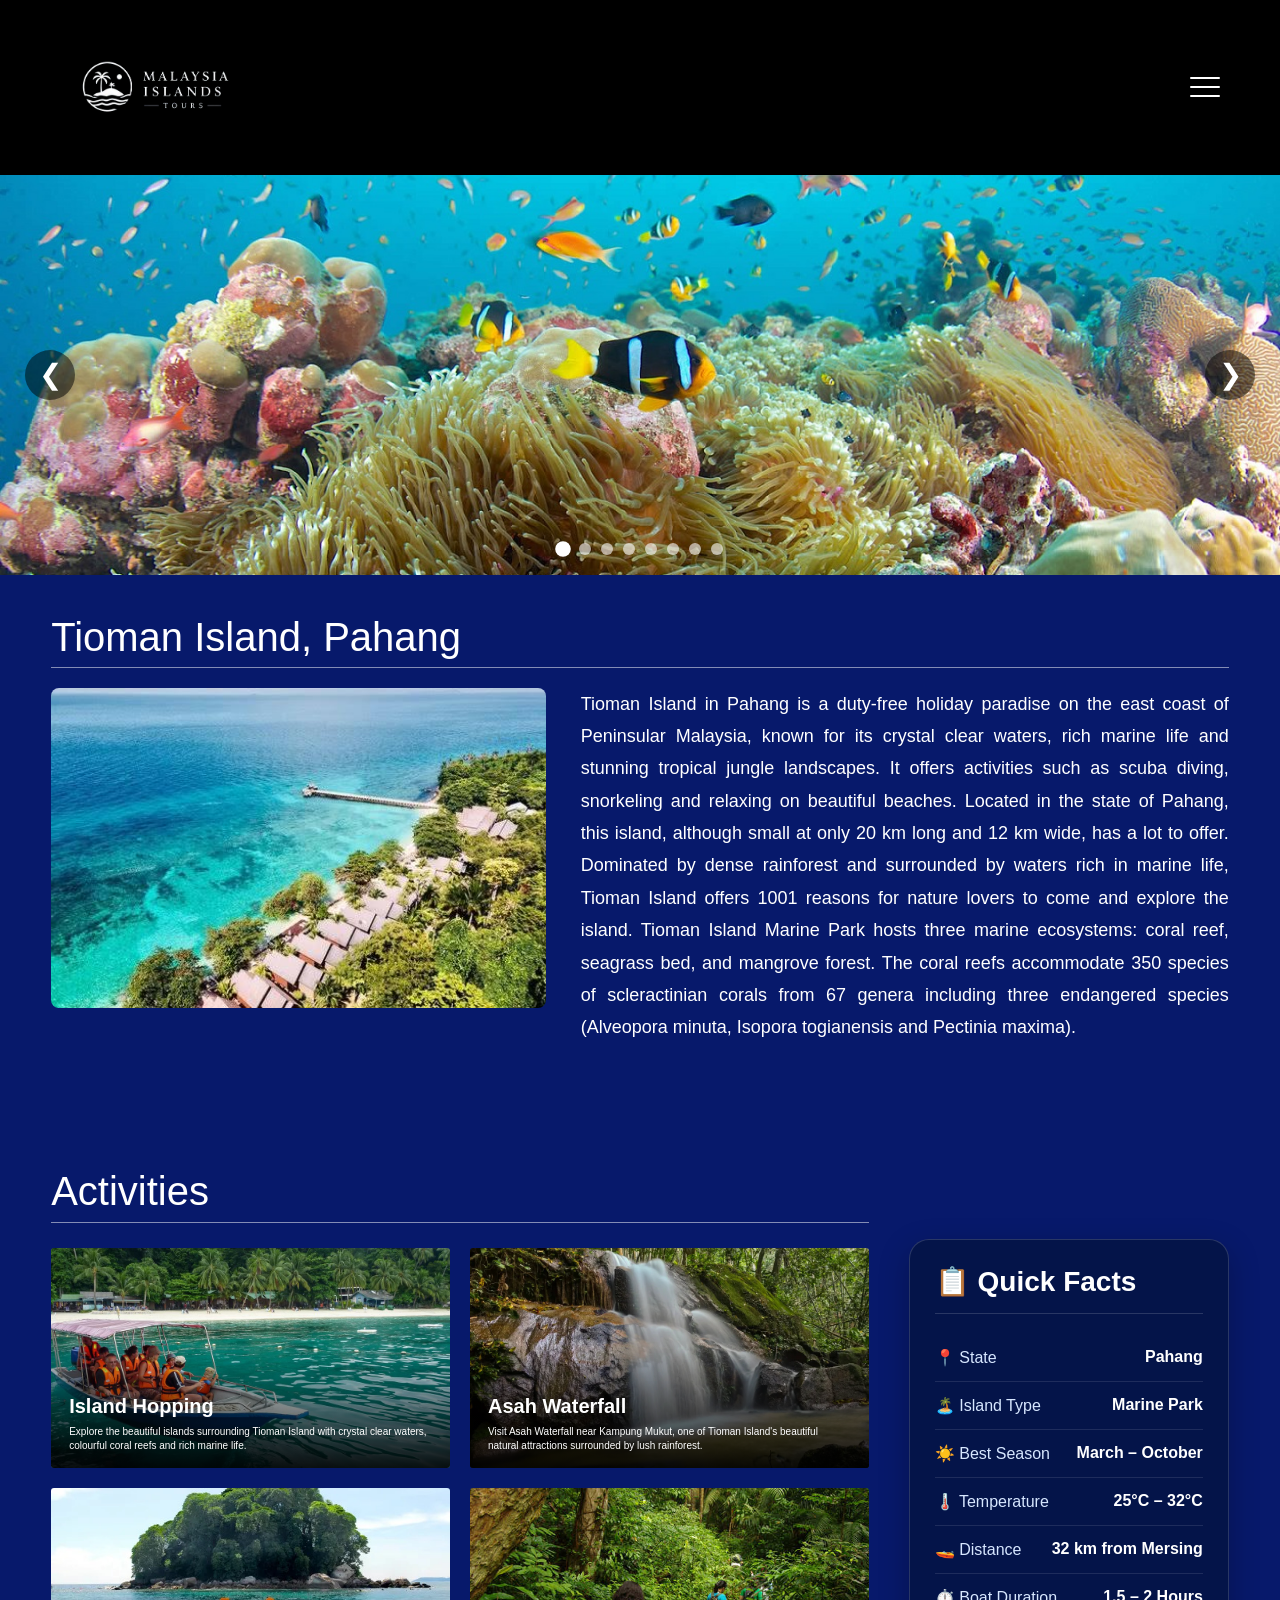
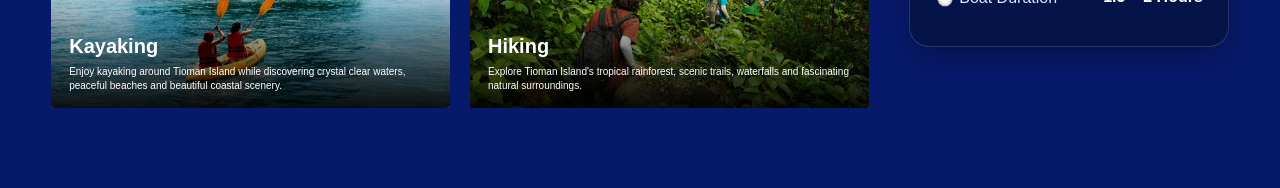
<file: tiomanisland.html>
<!doctype html>
<html lang="eng">
<head>
     <meta charset="utf-8">
	 <meta name="viewport" content="width=device-width, initial-scale=1.0">
	
<title>tiomanisland</title>
	
<link href="css/style3.css" rel="stylesheet" type="text/css">
	
<link
    rel="stylesheet"
    href="https://cdnjs.cloudflare.com/ajax/libs/font-awesome/6.5.2/css/all.min.css"
>
	
</head>

<body>
	
	<header>
	<div class="logo">
<img src="img/logoisland2.png" width="600px" alt="logo">
</div>
	
<div class="menu-btn">
        <span></span>
        <span></span>
        <span></span>
    </div>

</header>
		
<!-- Sidebar -->

<div class="sidebar" id="sidebar">

    <nav>
             <a href="index.html">Home</a>
             <a href="aboutisland.html">About</a>
		    
		<div class="dropdown">

            <a href="#" id="islandToggle">
                Islands <i class="fa-solid fa-chevron-down"></i>
            </a>
			
		 <div class="submenu">

                <a href="redangisland.html">Redang Island</a>
                <a href="tiomanisland.html">Tioman Island</a>
                <a href="pangkorisland.html">Pangkor Island</a>
                <a href="langkawiisland.html">Langkawi Island</a>
                <a href="sipadanisland.html">Sipadan Island</a>
                <a href="rawaisland.html">Rawa Island</a>
                <a href="besarisland.html">Besar Island</a>
                <a href="sempornaisland.html">Semporna Island</a>

            </div>

        </div>

    </nav>

</div>
	
<!-- ==================================================
     ISLAND IMAGE SLIDER
================================================== -->

<section class="island-slider">

    <div class="slider-container">


        <!-- Slide 1 -->

        <div class="slide active">

            <img
                src="img/slider-redang.jpg"
                alt="Redang Island"
            >

        </div>


        <!-- Slide 2 -->

        <div class="slide">

            <img
                src="img/slider-tioman.jpg"
                alt="Tioman Island"
            >

        </div>


        <!-- Slide 3 -->

        <div class="slide">

            <img
                src="img/slider-pangkor.jpg"
                alt="Pangkor Island"
            >

        </div>


        <!-- Slide 4 -->

        <div class="slide">

            <img
                src="img/slider-langkawi.jpg"
                alt="Langkawi Island"
            >

        </div>


        <!-- Slide 5 -->

        <div class="slide">

            <img
                src="img/slider-sipadan.jpg"
                alt="Sipadan Island"
            >

        </div>


        <!-- Slide 6 -->

        <div class="slide">

            <img
                src="img/slider-rawa.jpg"
                alt="Rawa Island"
            >

        </div>


        <!-- Slide 7 -->

        <div class="slide">

            <img
                src="img/slider-besar.jpg"
                alt="Besar Island"
            >

        </div>


        <!-- Slide 8 -->

        <div class="slide">

            <img
                src="img/slider-semporna.jpg"
                alt="Semporna Island"
            >

        </div>



        <!-- LEFT ARROW -->

        <button
            class="slider-arrow prev"
            id="prevSlide"
        >

            &#10094;

        </button>



        <!-- RIGHT ARROW -->

        <button
            class="slider-arrow next"
            id="nextSlide"
        >

            &#10095;

        </button>



        <!-- DOTS -->

        <div class="slider-dots">

            <span
                class="dot active"
                data-slide="0"
            ></span>

            <span
                class="dot"
                data-slide="1"
            ></span>

            <span
                class="dot"
                data-slide="2"
            ></span>

            <span
                class="dot"
                data-slide="3"
            ></span>

            <span
                class="dot"
                data-slide="4"
            ></span>

            <span
                class="dot"
                data-slide="5"
            ></span>

            <span
                class="dot"
                data-slide="6"
            ></span>

            <span
                class="dot"
                data-slide="7"
            ></span>

        </div>

    </div>

</section>

    <!-- =====================================
         ISLAND INFORMATION
    ====================================== -->

    <section class="island-section">

        <div class="content">


            <h1>
                Tioman Island, Pahang
            </h1>


            <div class="title-line"></div>


            <div class="island-info">


                <!-- Island Image -->

                <div class="island-image">

                    <img
                        src="img/pulautioman.jpeg"
                        alt="Tioman Island"
                    >

                </div>



                <!-- Description -->

                <div class="description">

                    <p>

                        Tioman Island in Pahang is a
                        duty-free holiday paradise on the
                        east coast of Peninsular Malaysia,
                        known for its crystal clear waters,
                        rich marine life and stunning
                        tropical jungle landscapes. It offers
                        activities such as scuba diving,
                        snorkeling and relaxing on beautiful
                        beaches. Located in the state of Pahang, this island, 
						although small at only 20 km long and 12 km
						wide, has a lot to offer. Dominated by dense
						rainforest and surrounded by waters rich in
						marine life, Tioman Island offers 1001
						reasons for nature lovers to come and explore
						the island. Tioman Island Marine Park hosts three marine ecosystems: coral reef, seagrass bed, and mangrove forest. The coral reefs accommodate 350 species of scleractinian corals from 67 genera including three endangered species (Alveopora minuta, Isopora togianensis and Pectinia maxima).

                    </p>

                </div>

            </div>

        </div>

    </section>

    <!-- =====================================
     ACTIVITIES
====================================== -->

<section class="activities-section">

    <div class="activities-content">

        <!-- LEFT: ACTIVITIES -->
        <div class="activities-main">

            <h2>Activities</h2>

            <div class="section-line"></div>

            <div class="activities-grid">

                <!-- Island Hopping -->
                <div class="activity-card">

                    <img
                        src="img/islandhopping-tioman.jpg"
                        alt="Island Hopping"
                    >

                    <div class="activity-overlay">

                        <h3>Island Hopping</h3>

                        <p>
                            Explore the beautiful islands
                            surrounding Tioman Island with
                            crystal clear waters, colourful
                            coral reefs and rich marine life.
                        </p>

                    </div>

                </div>


                <!-- Asah Waterfall -->
                <div class="activity-card">

                    <img
                        src="img/asahwaterfall-tioman.jpg"
                        alt="Asah Waterfall"
                    >

                    <div class="activity-overlay">

                        <h3>Asah Waterfall</h3>

                        <p>
                            Visit Asah Waterfall near Kampung
                            Mukut, one of Tioman Island's
                            beautiful natural attractions
                            surrounded by lush rainforest.
                        </p>

                    </div>

                </div>


                <!-- Kayaking -->
                <div class="activity-card">

                    <img
                        src="img/kayaking-tioman.jpg"
                        alt="Kayaking"
                    >

                    <div class="activity-overlay">

                        <h3>Kayaking</h3>

                        <p>
                            Enjoy kayaking around Tioman Island
                            while discovering crystal clear
                            waters, peaceful beaches and
                            beautiful coastal scenery.
                        </p>

                    </div>

                </div>


                <!-- Hiking -->
                <div class="activity-card">

                    <img
                        src="img/hiking-tioman.jpg"
                        alt="Hiking"
                    >

                    <div class="activity-overlay">

                        <h3>Hiking</h3>

                        <p>
                            Explore Tioman Island's tropical
                            rainforest, scenic trails,
                            waterfalls and fascinating
                            natural surroundings.
                        </p>

                    </div>

                </div>

            </div>

        </div>


        <!-- RIGHT: QUICK FACTS -->
        <div class="activities-sidebar">

            <div class="info-card">

                <h2>📋 Quick Facts</h2>

                <div class="fact">
                    <span>📍 State</span>
                    <p>Pahang</p>
                </div>

                <div class="fact">
                    <span>🏝️ Island Type</span>
                    <p>Marine Park</p>
                </div>

                <div class="fact">
                    <span>☀️ Best Season</span>
                    <p>March – October</p>
                </div>

                <div class="fact">
                    <span>🌡️ Temperature</span>
                    <p>25°C – 32°C</p>
                </div>

                <div class="fact">
                    <span>🚤 Distance</span>
                    <p>32 km from Mersing</p>
                </div>

                <div class="fact">
                    <span>⏱️ Boat Duration</span>
                    <p>1.5 – 2 Hours</p>
                </div>

            </div>

        </div>

    </div>

</section>
<script>

/* ==================================================
   ISLAND IMAGE SLIDER
================================================== */

const slides =
    document.querySelectorAll(
        ".slide"
    );

const dots =
    document.querySelectorAll(
        ".dot"
    );

const nextButton =
    document.getElementById(
        "nextSlide"
    );

const prevButton =
    document.getElementById(
        "prevSlide"
    );


let currentSlide = 0;


/* ==================================================
   SHOW SLIDE
================================================== */

function showSlide(index) {

    /* Remove active from all slides */

    slides.forEach(
        function(slide) {

            slide.classList.remove(
                "active"
            );

        }
    );


    /* Remove active from all dots */

    dots.forEach(
        function(dot) {

            dot.classList.remove(
                "active"
            );

        }
    );


    /* Add active to selected slide */

    slides[index].classList.add(
        "active"
    );


    /* Add active to selected dot */

    dots[index].classList.add(
        "active"
    );


    currentSlide = index;

}


/* ==================================================
   NEXT SLIDE
================================================== */

function nextSlide() {

    currentSlide++;

    if (
        currentSlide >=
        slides.length
    ) {

        currentSlide = 0;

    }

    showSlide(
        currentSlide
    );

}


/* ==================================================
   PREVIOUS SLIDE
================================================== */

function previousSlide() {

    currentSlide--;

    if (
        currentSlide < 0
    ) {

        currentSlide =
            slides.length - 1;

    }

    showSlide(
        currentSlide
    );

}


/* ==================================================
   ARROW BUTTONS
================================================== */

nextButton.addEventListener(
    "click",
    nextSlide
);


prevButton.addEventListener(
    "click",
    previousSlide
);


/* ==================================================
   DOT BUTTONS
================================================== */

dots.forEach(
    function(dot) {

        dot.addEventListener(
            "click",
            function() {

                const slideNumber =
                    Number(
                        this.dataset.slide
                    );

                showSlide(
                    slideNumber
                );

            }
        );

    }
);


/* ==================================================
   AUTO SLIDE
================================================== */

setInterval(
    nextSlide,
    5000
);

</script>
	
<script type="text/javascript" src="js/script3.js"></script>
	
</body>
</html>
</file>
<file: css/style.css>
@charset "utf-8";
/* CSS Document */
*{
margin:0;
padding:0;
box-sizing:border-box;
}

body{

margin:0;
font-family:'Inter',sans-serif;
color:white;
background: linear-gradient(
180deg,
#102A9A 0%,
#0A1E85 18%,
#07155A 40%,
#030A25 70%,
#000000 100%);

}


/* HEADER */

header{

    display:flex;
    justify-content:space-between;
    align-items:center;

    padding:20px 60px;

    background:black;

    position:relative;

}

.logo img{

width:200px;

}

.menu-btn{

    position:absolute;
    top:50%;
    right:60px;

    transform:translateY(-50%);

    width:30px;
    height:20px;

    display:flex;
    flex-direction:column;
    justify-content:space-between;

    cursor:pointer;

    z-index:2000;

}

.menu-btn span{

    width:100%;
    height:2px;

    background:#fff;

    border-radius:2px;

    transition:0.3s ease;

}

.menu-btn.active span:nth-child(1){

    transform:translateY(9px) rotate(45deg);

}

.menu-btn.active span:nth-child(2){

    opacity:0;

}

.menu-btn.active span:nth-child(3){

    transform:translateY(-9px) rotate(-45deg);

}

.sidebar{

    position: fixed;
    top: 0;
    right: -320px;

    width: 320px;
    height: 100vh;

    background: rgba(0,0,0,.95);

    transition: .4s ease;

    padding-top: 130px;

    z-index: 1000;

}

.sidebar.active{
    right:0;
}

.sidebar nav{

    display:flex;
    flex-direction:column;

}

.sidebar nav a{

    display:flex;
    justify-content:space-between;
    align-items:center;

    color:white;
    text-decoration:none;

    font-size:17px;
    font-weight:600;

    padding:12px 45px;

}

.sidebar nav a:hover{

    color:#7fc8ff;

}

.dropdown{
    width:100%;
}

.dropdown > a{
    display:flex;
    justify-content:space-between;
    align-items:center;
}

.dropdown i{

    font-size:15px;

    transition:.3s;

}

.dropdown.active i{

    transform:rotate(180deg);

}

.submenu{

    max-height:0;
    overflow:hidden;

    transition:max-height .35s ease;

}

.dropdown.active .submenu{

    max-height:500px;

}

.submenu a{

    display:block;

    padding:10px 60px;

    font-size:16px;
    font-weight:500;

    white-space:nowrap;      /* prevents wrapping */
    text-align:left;

}

.submenu a:hover{

    color:#74c0fc;

}

html{
    scroll-behavior:smooth;
}

/* HERO */

.hero{

display:flex;
justify-content:space-between;
align-items:center;

padding:70px 80px;

}

.hero-text{

width:40%;

}

.hero-text h1{

font-family:'Inter',sans-serif;
font-size:70px;
line-height:1.1;
margin-bottom:10px;

}

.hero-text p{

font-size:22px;
font-weight:300;
margin-bottom:35px;

}


.btn{

display:inline-block;
background:white;
color:black;
padding:12px 40px;
text-decoration:none;
font-weight:600;
font-size:14px;

transition:.3s;

}

.btn:hover{

background:#111;
color:white;

}

/* VIDEO */

.hero-video{

width:52%;
position:relative;
border:6px solid black;

}

.hero-video img{

width:100%;
display:block;

}


.play-btn{

position:absolute;
top:50%;
left:50%;

transform:translate(-50%,-50%);

width:70px;
height:70px;

border-radius:50%;
	
background:rgba(255,255,255,.7);

display:flex;
justify-content:center;
align-items:center;

font-size:30px;
color:black;
	
text-decoration: none;

transition: .3s;

}

.play-btn:hover{

    background:white;
    transform:translate(-50%,-50%) scale(1.08);

}

/* =========================================
   OUR TOP PICKS
========================================= */

.top-picks {
    width: 100%;
    padding: 50px 3.5% 60px;
}


/* =========================================
   TITLE
========================================= */

.top-picks h2 {
    display: flex;
    align-items: center;
    gap: 20px;

    font-family: "Inter", Arial, sans-serif;

    font-size: 32px;
    font-weight: 700;

    margin: 0 0 50px;
}


/* Vertical Line */

.top-picks h2 span {
    display: block;

    width: 5px;
    height: 46px;

    background-color: white;
}


/* =========================================
   GRID
========================================= */

.island-grid {
    display: grid;

    grid-template-columns:
        repeat(4, 1fr);

    gap: 48px 15px;
}


/* =========================================
   ISLAND CARD
========================================= */

.island-card {
    position: relative;

    display: block;

    width: 100%;
    height: 180px;

    overflow: hidden;

    text-decoration: none;

    cursor: pointer;
}


/* =========================================
   IMAGE
========================================= */

.island-card img {
    width: 100%;
    height: 100%;

    object-fit: cover;

    display: block;

    transition:
        transform 0.4s ease,
        filter 0.4s ease;
}


/* =========================================
   ISLAND NAME
========================================= */

.island-name {
    position: absolute;

    top: 50%;
    left: 50%;

    transform:
        translate(-50%, -50%);

    width: 100%;

    text-align: center;

    color: white;

    font-family:
        "Inter",
        Arial,
        sans-serif;

    font-size: 17px;

    font-weight: 700;

    text-shadow:
        0 2px 5px
        rgba(0, 0, 0, 0.7);

    pointer-events: none;
}


/* =========================================
   HOVER
========================================= */

.island-card:hover img {
    transform: scale(1.08);

    filter:
        brightness(0.7);
}


/* =========================================
   MOBILE
========================================= */

@media (max-width: 900px) {

    .island-grid {
        grid-template-columns:
            repeat(2, 1fr);
    }

}


@media (max-width: 600px) {

    .island-grid {
        grid-template-columns: 1fr;
    }

    .island-card {
        height: 200px;
    }

}

footer {
    font-family: "Inter", Arial, sans-serif;

    font-size: 12px;

    padding: 30px 40px 25px;

    margin-top: 20px;

    text-align: left;
}
</file>
<file: css/style10.css>
@charset "utf-8";
/* CSS Document */
*{
margin:0;
padding:0;
box-sizing:border-box;
}

body{

margin:0;
font-family:'Inter',sans-serif;
color:white;
background: #07196b;

}


/* HEADER */

header{

    display:flex;
    justify-content:space-between;
    align-items:center;

    padding:20px 60px;

    background:black;

    position:relative;

}

.logo img{

width:200px;

}

.menu-btn{

    position:absolute;
    top:50%;
    right:60px;

    transform:translateY(-50%);

    width:30px;
    height:20px;

    display:flex;
    flex-direction:column;
    justify-content:space-between;

    cursor:pointer;

    z-index:2000;

}

.menu-btn span{

    width:100%;
    height:2px;

    background:#fff;

    border-radius:2px;

    transition:0.3s ease;

}

.menu-btn.active span:nth-child(1){

    transform:translateY(9px) rotate(45deg);

}

.menu-btn.active span:nth-child(2){

    opacity:0;

}

.menu-btn.active span:nth-child(3){

    transform:translateY(-9px) rotate(-45deg);

}

.sidebar{

    position: fixed;
    top: 0;
    right: -320px;

    width: 320px;
    height: 100vh;

    background: rgba(0,0,0,.95);

    transition: .4s ease;

    padding-top: 130px;

    z-index: 1000;

}

.sidebar.active{
    right:0;
}

.sidebar nav{

    display:flex;
    flex-direction:column;

}

.sidebar nav a{

    display:flex;
    justify-content:space-between;
    align-items:center;

    color:white;
    text-decoration:none;

    font-size:17px;
    font-weight:600;

    padding:12px 45px;

}

.sidebar nav a:hover{

    color:#7fc8ff;

}

.dropdown{
    width:100%;
}

.dropdown > a{
    display:flex;
    justify-content:space-between;
    align-items:center;
}

.dropdown i{

    font-size:15px;

    transition:.3s;

}

.dropdown.active i{

    transform:rotate(180deg);

}

.submenu{

    max-height:0;
    overflow:hidden;

    transition:max-height .35s ease;

}

.dropdown.active .submenu{

    max-height:500px;

}

.submenu a{

    display:block;

    padding:10px 60px;

    font-size:16px;
    font-weight:500;

    white-space:nowrap;      /* prevents wrapping */
    text-align:left;

}

.submenu a:hover{

    color:#74c0fc;

}

html{
    scroll-behavior:smooth;
}

/* ==================================================
   ISLAND IMAGE SLIDER
================================================== */
   
.island-slider {

    width: 100%;

    height: 400px;

    position: relative;

    overflow: hidden;

    background:
        #000;

}


/* ==================================================
   SLIDER CONTAINER
================================================== */

.slider-container {

    position: relative;

    width: 100%;

    height: 100%;

    overflow: hidden;

}


/* ==================================================
   EACH SLIDE
================================================== */

.slide {

    position: absolute;

    inset: 0;

    width: 100%;

    height: 100%;

    opacity: 0;

    transition:
        opacity
        0.8s
        ease-in-out;

}


.slide.active {

    opacity: 1;

    z-index: 1;

}


/* ==================================================
   SLIDER IMAGE
================================================== */

.slide img {

    width: 100%;

    height: 100%;

    object-fit: cover;

    object-position: center;

    display: block;

}


/* ==================================================
   ARROW BUTTONS
================================================== */

.slider-arrow {

    position: absolute;

    top: 50%;

    transform:
        translateY(-50%);

    z-index: 10;

    width: 50px;

    height: 50px;

    border: none;

    border-radius: 50%;

    background:
        rgba(
            0,
            0,
            0,
            0.5
        );

    color: white;

    font-size: 28px;

    cursor: pointer;

    display: flex;

    align-items: center;

    justify-content: center;

    transition:
        0.3s ease;

}


.slider-arrow:hover {

    background:
        rgba(
            0,
            0,
            0,
            0.8
        );

}


/* LEFT */

.slider-arrow.prev {

    left: 25px;

}


/* RIGHT */

.slider-arrow.next {

    right: 25px;

}


/* ==================================================
   DOTS
================================================== */

.slider-dots {

    position: absolute;

    bottom: 20px;

    left: 50%;

    transform:
        translateX(-50%);

    z-index: 10;

    display: flex;

    gap: 10px;

}


.dot {

    width: 12px;

    height: 12px;

    border-radius: 50%;

    background:
        rgba(
            255,
            255,
            255,
            0.6
        );

    cursor: pointer;

    transition:
        0.3s ease;

}


.dot.active {

    background:
        white;

    transform:
        scale(1.3);

}


/* ==================================================
   RESPONSIVE
================================================== */

@media (max-width: 700px) {

    .island-slider {

        height: 250px;

    }


    .slider-arrow {

        width: 40px;

        height: 40px;

        font-size: 20px;

    }


    .slider-arrow.prev {

        left: 15px;

    }


    .slider-arrow.next {

        right: 15px;

    }


    .dot {

        width: 9px;

        height: 9px;

    }

}

/* =========================================
   ABOUT MALAYSIA ISLANDS
========================================= */

.about-islands {
    width: 100%;
    padding: 65px 5% 0;
}


/* Main About Layout */

.about-content {
    width: 100%;
    max-width: 1400px;

    min-height: 300px;

    margin: 0 auto;

    display: flex;
    justify-content: space-between;
    align-items: center;

    gap: 80px;
}


/* =========================================
   ABOUT TEXT
========================================= */

.about-text {
    flex: 1;
    max-width: 750px;
}


.about-text h1 {
    font-family: "Inter", Arial, sans-serif;

    font-size: 48px;

    font-weight: 500;

    line-height: 1.15;

    letter-spacing: -1.5px;

    margin-bottom: 30px;
}


/* =========================================
   ABOUT DESCRIPTION
========================================= */

.about-text p {
    font-family: "Inter", Arial, sans-serif;

    font-size: 18px;

    line-height: 1.6;

    max-width: 750px;

    text-align: justify;
}


/* =========================================
   ABOUT IMAGE
========================================= */

.about-image {
    width: 350px;

    height: 250px;

    flex-shrink: 0;

    background-color: #eeeeee;

    padding: 10px;
}


.about-image img {
    width: 100%;

    height: 195px;

    object-fit: cover;

    display: block;
}


.image-caption {
    color: #777;

    font-size: 20px;

    padding-top: 7px;
}


/* =========================================
   QUOTE
========================================= */

.quote {
    width: 100%;

    max-width: 1400px;

    margin: 85px auto 0;

    padding-bottom: 65px;

    text-align: center;

    font-family: "Inter", Arial, sans-serif;

    font-size: 18px;

    letter-spacing: 3px;

    line-height: 1.6;
}


/* =========================================
   DIVIDER
========================================= */

.divider {
    width: 100%;

    max-width: 1400px;

    height: 1px;

    margin: 0 auto;

    background-color:
        rgba(255, 255, 255, 0.4);
}

/* =========================================
   BEST TIME SECTION
========================================= */

.best-time {
    width: 100%;

    padding: 50px 0 100px;

    margin: 0;
}


/* =========================================
   SAME CONTAINER FOR HEADING + CONTENT
========================================= */

.best-time-inner {
    width: 90%;

    max-width: 1400px;

    margin: 0 auto;
}


/* =========================================
   HEADING
========================================= */

.best-time h2 {
    font-family: "Inter", Arial, sans-serif;

    font-size: 38px;

    font-weight: 500;

    line-height: 1.2;

    letter-spacing: -1px;

    margin: 0 0 55px 0;

    padding: 0;
}


/* =========================================
   COAST SLIDER
========================================= */

.coast-slider {
    width: 100%;

    margin: 0;

    padding: 0;
}


/* =========================================
   COAST CONTENT
========================================= */

.coast-content {
    width: 100%;

    margin: 0;

    padding: 0;

    display: flex;

    align-items: center;

    gap: 35px;
}


/* =========================================
   COAST TEXT
========================================= */

.coast-text {
    flex: 1;

    min-width: 0;

    margin: 0;

    padding: 0;
}

.coast-text h3 {
    font-family: "Inter", Arial, sans-serif;

    font-size: 40px;

    line-height: 1.15;

    font-weight: 700;

    margin: 0 0 30px 0;

    padding: 0;
}


.visit-time {
    font-family: "Inter", Arial, sans-serif;

    font-size: 16px;

    line-height: 1.5;

    margin: 0 0 5px 0;

    padding: 0;
}


.coast-text ul {
    font-family: "Inter", Arial, sans-serif;

    font-size: 16px;

    line-height: 1.5;

    margin: 0;

    padding-left: 18px;
}


/* =========================================
   IMAGE
========================================= */

.coast-image {
    width: 430px;

    height: 200px;

    flex-shrink: 0;

    overflow: hidden;

    border-radius: 13px;
}


.coast-image img {
    width: 100%;

    height: 100%;

    object-fit: cover;

    display: block;
}


/* =========================================
   ARROWS
========================================= */

.coast-arrow {
    width: 45px;

    height: 45px;

    flex-shrink: 0;

    border: none;

    border-radius: 50%;

    background-color:
        rgba(255, 255, 255, 0.15);

    color: white;

    font-size: 25px;

    cursor: pointer;

    display: flex;

    align-items: center;

    justify-content: center;

    transition: 0.3s ease;
}


.coast-arrow:hover {
    background-color:
        rgba(255, 255, 255, 0.3);

    transform: scale(1.1);
}


/* =========================================
   INDICATORS
========================================= */

.coast-indicator {
    display: flex;

    justify-content: center;

    gap: 10px;

    margin-top: 35px;
}


/* =========================
   TABLET
========================= */

@media (max-width: 900px) {

    .coast-content {

        gap: 20px;

    }


    .coast-text h3 {

        font-size: 34px;

    }


    .coast-image {

        width: 350px;

    }


    .coast-arrow {

        width: 40px;

        height: 40px;

    }

}



/* =========================
   MOBILE
========================= */

@media (max-width: 700px) {

    .best-time h2 {

        font-size: 30px;

    }


    .coast-content {

        flex-direction: column;

        align-items: flex-start;

    }


    .coast-text {

        min-width: 0;

    }



    .coast-image {

        width: 100%;

        max-width: 500px;

    }


    .coast-arrow {

        position: absolute;

    }


    .left-arrow {

        left: 20px;

    }


    .right-arrow {

        right: 20px;

    }

}
</file>
<file: css/style8.css>
@charset "utf-8";
/* CSS Document */
*{
margin:0;
padding:0;
box-sizing:border-box;
}

body{

margin:0;
font-family:'Inter',sans-serif;
color:white;
background: #07196b;

}


/* HEADER */

header{

    display:flex;
    justify-content:space-between;
    align-items:center;

    padding:20px 60px;

    background:black;

    position:relative;

}

.logo img{

width:200px;

}

.menu-btn{

    position:absolute;
    top:50%;
    right:60px;

    transform:translateY(-50%);

    width:30px;
    height:20px;

    display:flex;
    flex-direction:column;
    justify-content:space-between;

    cursor:pointer;

    z-index:2000;

}

.menu-btn span{

    width:100%;
    height:2px;

    background:#fff;

    border-radius:2px;

    transition:0.3s ease;

}

.menu-btn.active span:nth-child(1){

    transform:translateY(9px) rotate(45deg);

}

.menu-btn.active span:nth-child(2){

    opacity:0;

}

.menu-btn.active span:nth-child(3){

    transform:translateY(-9px) rotate(-45deg);

}

.sidebar{

    position: fixed;
    top: 0;
    right: -320px;

    width: 320px;
    height: 100vh;

    background: rgba(0,0,0,.95);

    transition: .4s ease;

    padding-top: 130px;

    z-index: 1000;

}

.sidebar.active{
    right:0;
}

.sidebar nav{

    display:flex;
    flex-direction:column;

}

.sidebar nav a{

    display:flex;
    justify-content:space-between;
    align-items:center;

    color:white;
    text-decoration:none;

    font-size:17px;
    font-weight:600;

    padding:12px 45px;

}

.sidebar nav a:hover{

    color:#7fc8ff;

}

.dropdown{
    width:100%;
}

.dropdown > a{
    display:flex;
    justify-content:space-between;
    align-items:center;
}

.dropdown i{

    font-size:15px;

    transition:.3s;

}

.dropdown.active i{

    transform:rotate(180deg);

}

.submenu{

    max-height:0;
    overflow:hidden;

    transition:max-height .35s ease;

}

.dropdown.active .submenu{

    max-height:500px;

}

.submenu a{

    display:block;

    padding:10px 60px;

    font-size:16px;
    font-weight:500;

    white-space:nowrap;      /* prevents wrapping */
    text-align:left;

}

.submenu a:hover{

    color:#74c0fc;

}

html{
    scroll-behavior:smooth;
}

/* ==================================================
   ISLAND IMAGE SLIDER
================================================== */
   
.island-slider {

    width: 100%;

    height: 400px;

    position: relative;

    overflow: hidden;

    background:
        #000;

}


/* ==================================================
   SLIDER CONTAINER
================================================== */

.slider-container {

    position: relative;

    width: 100%;

    height: 100%;

    overflow: hidden;

}


/* ==================================================
   EACH SLIDE
================================================== */

.slide {

    position: absolute;

    inset: 0;

    width: 100%;

    height: 100%;

    opacity: 0;

    transition:
        opacity
        0.8s
        ease-in-out;

}


.slide.active {

    opacity: 1;

    z-index: 1;

}


/* ==================================================
   SLIDER IMAGE
================================================== */

.slide img {

    width: 100%;

    height: 100%;

    object-fit: cover;

    object-position: center;

    display: block;

}


/* ==================================================
   ARROW BUTTONS
================================================== */

.slider-arrow {

    position: absolute;

    top: 50%;

    transform:
        translateY(-50%);

    z-index: 10;

    width: 50px;

    height: 50px;

    border: none;

    border-radius: 50%;

    background:
        rgba(
            0,
            0,
            0,
            0.5
        );

    color: white;

    font-size: 28px;

    cursor: pointer;





    display: flex;

    align-items: center;

    justify-content: center;

    transition:
        0.3s ease;

}


.slider-arrow:hover {

    background:
        rgba(
            0,
            0,
            0,
            0.8
        );

}


/* LEFT */

.slider-arrow.prev {

    left: 25px;

}


/* RIGHT */

.slider-arrow.next {

    right: 25px;

}


/* ==================================================
   DOTS
================================================== */

.slider-dots {

    position: absolute;

    bottom: 20px;

    left: 50%;

    transform:
        translateX(-50%);

    z-index: 10;

    display: flex;

    gap: 10px;

}


.dot {

    width: 12px;

    height: 12px;

    border-radius: 50%;

    background:
        rgba(
            255,
            255,
            255,
            0.6
        );

    cursor: pointer;

    transition:
        0.3s ease;

}


.dot.active {

    background:
        white;

    transform:
        scale(1.3);

}


/* ==================================================
   RESPONSIVE
================================================== */

@media (max-width: 700px) {

    .island-slider {

        height: 250px;

    }


    .slider-arrow {

        width: 40px;

        height: 40px;

        font-size: 20px;

    }


    .slider-arrow.prev {

        left: 15px;

    }


    .slider-arrow.next {

        right: 15px;

    }


    .dot {

        width: 9px;

        height: 9px;

    }

}

/* =========================
   ISLAND SECTION
========================= */

.island-section {
	width: 100%;
    background: #07196b;
    color: white;
    padding: 40px 4% 70px;
	min-height: 480px;
}

.content {
    width: 100%;
}

/* =========================================
   TITLE
========================================= */

h1 {
    font-family: 'Inter', sans-serif;

    font-size: 40px;
    font-weight: normal;

    margin-bottom: 7px;
}

.title-line {
    width: 100%;

    height: 1px;

    background: rgba(255, 255, 255, 0.5);

    margin-bottom: 20px;
}

/* Island information */

/* ==================================================
   ISLAND INFORMATION
================================================== */

.island-info{
    display: flex;
    align-items: flex-start;
    gap: 35px;
}

.island-image{
    flex: 0 0 42%;
}

.island-image img{
    width: 100%;
    height: 320px;
    object-fit: cover;
    display: block;
    border-radius: 8px;
}

.description{
    flex: 1;
    padding: 0;
}

.description p{
    margin: 0;
    font-size: 18px;
    line-height: 1.8;
    color: #fff;
    text-align: justify;
}

.right-sidebar{
    width:320px;
    display:flex;
    flex-direction:column;
    gap:30px;
}

.info-card{
    background:rgba(5,20,70,.9);
    border:1px solid rgba(255,255,255,.15);
    border-radius:20px;
    padding:25px;
    box-shadow:0 10px 30px rgba(0,0,0,.25);
}

.info-card h2{
    color:#fff;
    font-size:28px;
    margin-bottom:20px;
    font-weight:600;
    border-bottom:1px solid rgba(255,255,255,.15);
    padding-bottom:15px;
}

/* Quick Facts */

.fact{
    display:flex;
    justify-content:space-between;
    align-items:center;
    padding:14px 0;
    border-bottom:1px solid rgba(255,255,255,.1);
}

.fact:last-child{
    border:none;
}

.fact span{
    color:#d7e7ff;
    font-size:16px;
}

.fact p{
    color:white;
    font-size:16px;
    font-weight:600;
}

/* Animation */

@keyframes pulse{

    0%{
        transform:scale(1);
        box-shadow:0 0 10px #25d7ff;
    }

    50%{
        transform:scale(1.5);
        box-shadow:0 0 25px #25d7ff;
    }

    100%{
        transform:scale(1);
        box-shadow:0 0 10px #25d7ff;
    }

}

/* ==================================================
   ACTIVITIES SECTION
   SAME BLUE BACKGROUND AS ISLAND SECTION
================================================== */

.activities-section {

    width: 100%;

    background: #07196b;

    color: white;

    padding:
        55px 4% 80px;

}


/* ==================================================
   ACTIVITIES CONTENT
================================================== */

.activities-content {

    max-width:1600px;
    margin:auto;

    display:flex;
    justify-content:space-between;
    align-items:flex-start;
    gap:40px;

}

.activities-main{
    flex:1;
}

.activities-sidebar{
	width: 320px;
    flex-shrink: 0;

    margin-top: 70px;
}

/* ==================================================
   ACTIVITIES TITLE
================================================== */

.activities-main h2 {

    font-family:
        Arial,
        Helvetica,
        sans-serif;

    font-size:
        40px;

    font-weight:
        normal;

    color: white;

    margin-bottom:
        8px;

}


/* ==================================================
   TITLE LINE
================================================== */

.section-line {

    width: 100%;

    height: 1px;

    background:
        rgba(
            255,
            255,
            255,
            0.5
        );

    margin-bottom:
        25px;

}


/* ==================================================
   ACTIVITY GRID
================================================== */

.activities-grid {

    display:grid;
    grid-template-columns:repeat(2,1fr);
    gap:20px;

}


/* ==================================================
   ACTIVITY CARD
================================================== */

.activity-card {

    position: relative;

    width: 100%;

    height: 220px;

    overflow: hidden;

    background:
        #020a3c;

    border-radius:
        3px;

}


/* ==================================================
   ACTIVITY IMAGE
================================================== */

.activity-card img {

    width: 100%;

    height: 100%;

    object-fit: cover;

    display: block;

    transition:
        transform
        0.3s
        ease;

}


.activity-card:hover img {

    transform:
        scale(1.05);

}


/* ==================================================
   ACTIVITY IMAGE OVERLAY
================================================== */

.activity-overlay {

    position: absolute;

    left: 0;

    right: 0;

    bottom: 0;

    padding:
        50px 18px 15px;

    color: white;

    background:
        linear-gradient(
            transparent,
            rgba(
                0,
                0,
                0,
                0.9
            )
        );

}


/* ==================================================
   ACTIVITY TITLE
================================================== */

.activity-overlay h3 {

    font-size:
        20px;

    font-weight:
        bold;

    margin-bottom:
        7px;

    color: white;

}


/* ==================================================
   ACTIVITY DESCRIPTION
================================================== */

.activity-overlay p {

    font-size:
        10px;

    line-height:
        1.4;

    color: white;

}
</file>
<file: css/style5.css>
@charset "utf-8";
/* CSS Document */
*{
margin:0;
padding:0;
box-sizing:border-box;
}

body{

margin:0;
font-family:'Inter',sans-serif;
color:white;
background: #07196b;

}


/* HEADER */

header{

    display:flex;
    justify-content:space-between;
    align-items:center;

    padding:20px 60px;

    background:black;

    position:relative;

}

.logo img{

width:200px;

}

.menu-btn{

    position:absolute;
    top:50%;
    right:60px;

    transform:translateY(-50%);

    width:30px;
    height:20px;

    display:flex;
    flex-direction:column;
    justify-content:space-between;

    cursor:pointer;

    z-index:2000;

}

.menu-btn span{

    width:100%;
    height:2px;

    background:#fff;

    border-radius:2px;

    transition:0.3s ease;

}

.menu-btn.active span:nth-child(1){

    transform:translateY(9px) rotate(45deg);

}

.menu-btn.active span:nth-child(2){

    opacity:0;

}

.menu-btn.active span:nth-child(3){

    transform:translateY(-9px) rotate(-45deg);

}

.sidebar{

    position: fixed;
    top: 0;
    right: -320px;

    width: 320px;
    height: 100vh;

    background: rgba(0,0,0,.95);

    transition: .4s ease;

    padding-top: 130px;

    z-index: 1000;

}

.sidebar.active{
    right:0;
}

.sidebar nav{

    display:flex;
    flex-direction:column;

}

.sidebar nav a{

    display:flex;
    justify-content:space-between;
    align-items:center;

    color:white;
    text-decoration:none;

    font-size:17px;
    font-weight:600;

    padding:12px 45px;

}

.sidebar nav a:hover{

    color:#7fc8ff;

}

.dropdown{
    width:100%;
}

.dropdown > a{
    display:flex;
    justify-content:space-between;
    align-items:center;
}

.dropdown i{

    font-size:15px;

    transition:.3s;

}

.dropdown.active i{

    transform:rotate(180deg);

}

.submenu{

    max-height:0;
    overflow:hidden;

    transition:max-height .35s ease;

}

.dropdown.active .submenu{

    max-height:500px;

}

.submenu a{

    display:block;

    padding:10px 60px;

    font-size:16px;
    font-weight:500;

    white-space:nowrap;      /* prevents wrapping */
    text-align:left;

}

.submenu a:hover{

    color:#74c0fc;

}

html{
    scroll-behavior:smooth;
}

/* ==================================================
   ISLAND IMAGE SLIDER
================================================== */
   
.island-slider {

    width: 100%;

    height: 400px;

    position: relative;

    overflow: hidden;

    background:
        #000;

}


/* ==================================================
   SLIDER CONTAINER
================================================== */

.slider-container {

    position: relative;

    width: 100%;

    height: 100%;

    overflow: hidden;

}


/* ==================================================
   EACH SLIDE
================================================== */

.slide {

    position: absolute;

    inset: 0;

    width: 100%;

    height: 100%;

    opacity: 0;

    transition:
        opacity
        0.8s
        ease-in-out;

}


.slide.active {

    opacity: 1;

    z-index: 1;

}


/* ==================================================
   SLIDER IMAGE
================================================== */

.slide img {

    width: 100%;

    height: 100%;

    object-fit: cover;

    object-position: center;

    display: block;

}


/* ==================================================
   ARROW BUTTONS
================================================== */

.slider-arrow {

    position: absolute;

    top: 50%;

    transform:
        translateY(-50%);

    z-index: 10;

    width: 50px;

    height: 50px;

    border: none;

    border-radius: 50%;

    background:
        rgba(
            0,
            0,
            0,
            0.5
        );

    color: white;

    font-size: 28px;

    cursor: pointer;



    display: flex;

    align-items: center;

    justify-content: center;

    transition:
        0.3s ease;

}


.slider-arrow:hover {

    background:
        rgba(
            0,
            0,
            0,
            0.8
        );

}


/* LEFT */

.slider-arrow.prev {

    left: 25px;

}


/* RIGHT */

.slider-arrow.next {

    right: 25px;

}


/* ==================================================
   DOTS
================================================== */

.slider-dots {

    position: absolute;

    bottom: 20px;

    left: 50%;

    transform:
        translateX(-50%);

    z-index: 10;

    display: flex;

    gap: 10px;

}


.dot {

    width: 12px;

    height: 12px;

    border-radius: 50%;

    background:
        rgba(
            255,
            255,
            255,
            0.6
        );

    cursor: pointer;

    transition:
        0.3s ease;

}


.dot.active {

    background:
        white;

    transform:
        scale(1.3);

}


/* ==================================================
   RESPONSIVE
================================================== */

@media (max-width: 700px) {

    .island-slider {

        height: 250px;

    }


    .slider-arrow {

        width: 40px;

        height: 40px;

        font-size: 20px;

    }


    .slider-arrow.prev {

        left: 15px;

    }


    .slider-arrow.next {

        right: 15px;

    }


    .dot {

        width: 9px;

        height: 9px;

    }

}

/* =========================
   HERO
========================= */

.hero {
    width: 100%;
    
    /* Responsive height */
    height: 268px;

    overflow: hidden;
}

.hero img {
    width: 100%;
    height: 100%;

    object-fit: cover;
    object-position: center;

    display: block;
}


/* =========================
   ISLAND SECTION
========================= */

.island-section {
	width: 100%;
    background: #07196b;
    color: white;
    padding: 40px 4% 70px;
	min-height: 480px;
}

.content {
    width: 100%;
}

/* =========================================
   TITLE
========================================= */

h1 {
    font-family: 'Inter', sans-serif;

    font-size: 40px;
    font-weight: normal;

    margin-bottom: 7px;
}

.title-line {
    width: 100%;

    height: 1px;

    background: rgba(255, 255, 255, 0.5);

    margin-bottom: 20px;
}

/* Island information */

/* ==================================================
   ISLAND INFORMATION
================================================== */

.island-info{
    display: flex;
    align-items: flex-start;
    gap: 35px;
}

.island-image{
    flex: 0 0 42%;
}

.island-image img{
    width: 100%;
    height: 320px;
    object-fit: cover;
    display: block;
    border-radius: 8px;
}

.description{
    flex: 1;
    padding: 0;
}

.description p{
    margin: 0;
    font-size: 18px;
    line-height: 1.8;
    color: #fff;
    text-align: justify;
}

.right-sidebar{
    width:320px;
    display:flex;
    flex-direction:column;
    gap:30px;
}

.info-card{
    background:rgba(5,20,70,.9);
    border:1px solid rgba(255,255,255,.15);
    border-radius:20px;
    padding:25px;
    box-shadow:0 10px 30px rgba(0,0,0,.25);
}

.info-card h2{
    color:#fff;
    font-size:28px;
    margin-bottom:20px;
    font-weight:600;
    border-bottom:1px solid rgba(255,255,255,.15);
    padding-bottom:15px;
}

/* Quick Facts */

.fact{
    display:flex;
    justify-content:space-between;
    align-items:center;
    padding:14px 0;
    border-bottom:1px solid rgba(255,255,255,.1);
}

.fact:last-child{
    border:none;
}

.fact span{
    color:#d7e7ff;
    font-size:16px;
}

.fact p{
    color:white;
    font-size:16px;
    font-weight:600;
}

/* Animation */

@keyframes pulse{

    0%{
        transform:scale(1);
        box-shadow:0 0 10px #25d7ff;
    }

    50%{
        transform:scale(1.5);
        box-shadow:0 0 25px #25d7ff;
    }

    100%{
        transform:scale(1);
        box-shadow:0 0 10px #25d7ff;
    }

}

/* ==================================================
   ACTIVITIES SECTION
   SAME BLUE BACKGROUND AS ISLAND SECTION
================================================== */

.activities-section {

    width: 100%;

    background: #07196b;

    color: white;

    padding:
        55px 4% 80px;

}


/* ==================================================
   ACTIVITIES CONTENT
================================================== */

.activities-content {

    max-width:1600px;
    margin:auto;

    display:flex;
    justify-content:space-between;
    align-items:flex-start;
    gap:40px;

}

.activities-main{
    flex:1;
}

.activities-sidebar{
	width: 320px;
    flex-shrink: 0;

    margin-top: 70px;
}

/* ==================================================
   ACTIVITIES TITLE
================================================== */

.activities-main h2 {

    font-family:
        Arial,
        Helvetica,
        sans-serif;

    font-size:
        40px;

    font-weight:
        normal;

    color: white;

    margin-bottom:
        8px;

}


/* ==================================================
   TITLE LINE
================================================== */

.section-line {

    width: 100%;

    height: 1px;

    background:
        rgba(
            255,
            255,
            255,
            0.5
        );

    margin-bottom:
        25px;

}


/* ==================================================
   ACTIVITY GRID
================================================== */

.activities-grid {

    display:grid;
    grid-template-columns:repeat(2,1fr);
    gap:20px;

}


/* ==================================================
   ACTIVITY CARD
================================================== */

.activity-card {

    position: relative;

    width: 100%;

    height: 220px;

    overflow: hidden;

    background:
        #020a3c;

    border-radius:
        3px;

}


/* ==================================================
   ACTIVITY IMAGE
================================================== */

.activity-card img {

    width: 100%;

    height: 100%;

    object-fit: cover;

    display: block;

    transition:
        transform
        0.3s
        ease;

}


.activity-card:hover img {

    transform:
        scale(1.05);

}


/* ==================================================
   ACTIVITY IMAGE OVERLAY
================================================== */

.activity-overlay {

    position: absolute;

    left: 0;

    right: 0;

    bottom: 0;

    padding:
        50px 18px 15px;

    color: white;

    background:
        linear-gradient(
            transparent,
            rgba(
                0,
                0,
                0,
                0.9
            )
        );

}


/* ==================================================
   ACTIVITY TITLE
================================================== */

.activity-overlay h3 {

    font-size:
        20px;

    font-weight:
        bold;

    margin-bottom:
        7px;

    color: white;

}


/* ==================================================
   ACTIVITY DESCRIPTION
================================================== */

.activity-overlay p {

    font-size:
        10px;

    line-height:
        1.4;

    color: white;

}
</file>
<file: css/style4.css>
@charset "utf-8";
/* CSS Document */
*{
margin:0;
padding:0;
box-sizing:border-box;
}

body{

margin:0;
font-family:'Inter',sans-serif;
color:white;
background: #07196b;

}


/* HEADER */

header{

    display:flex;
    justify-content:space-between;
    align-items:center;

    padding:20px 60px;

    background:black;

    position:relative;

}

.logo img{

width:200px;

}

.menu-btn{

    position:absolute;
    top:50%;
    right:60px;

    transform:translateY(-50%);

    width:30px;
    height:20px;

    display:flex;
    flex-direction:column;
    justify-content:space-between;

    cursor:pointer;

    z-index:2000;

}

.menu-btn span{

    width:100%;
    height:2px;

    background:#fff;

    border-radius:2px;

    transition:0.3s ease;

}

.menu-btn.active span:nth-child(1){

    transform:translateY(9px) rotate(45deg);

}

.menu-btn.active span:nth-child(2){

    opacity:0;

}

.menu-btn.active span:nth-child(3){

    transform:translateY(-9px) rotate(-45deg);

}

.sidebar{

    position: fixed;
    top: 0;
    right: -320px;

    width: 320px;
    height: 100vh;

    background: rgba(0,0,0,.95);

    transition: .4s ease;

    padding-top: 130px;

    z-index: 1000;

}

.sidebar.active{
    right:0;
}

.sidebar nav{

    display:flex;
    flex-direction:column;

}

.sidebar nav a{

    display:flex;
    justify-content:space-between;
    align-items:center;

    color:white;
    text-decoration:none;

    font-size:17px;
    font-weight:600;

    padding:12px 45px;

}

.sidebar nav a:hover{

    color:#7fc8ff;

}

.dropdown{
    width:100%;
}

.dropdown > a{
    display:flex;
    justify-content:space-between;
    align-items:center;
}

.dropdown i{

    font-size:15px;

    transition:.3s;

}

.dropdown.active i{

    transform:rotate(180deg);

}

.submenu{

    max-height:0;
    overflow:hidden;

    transition:max-height .35s ease;

}

.dropdown.active .submenu{

    max-height:500px;

}

.submenu a{

    display:block;

    padding:10px 60px;

    font-size:16px;
    font-weight:500;

    white-space:nowrap;      /* prevents wrapping */
    text-align:left;

}

.submenu a:hover{

    color:#74c0fc;

}

html{
    scroll-behavior:smooth;
}

/* ==================================================
   ISLAND IMAGE SLIDER
================================================== */
   
.island-slider {

    width: 100%;

    height: 400px;

    position: relative;

    overflow: hidden;

    background:
        #000;

}


/* ==================================================
   SLIDER CONTAINER
================================================== */

.slider-container {

    position: relative;

    width: 100%;

    height: 100%;

    overflow: hidden;

}


/* ==================================================
   EACH SLIDE
================================================== */

.slide {

    position: absolute;

    inset: 0;

    width: 100%;

    height: 100%;

    opacity: 0;

    transition:
        opacity
        0.8s
        ease-in-out;

}


.slide.active {

    opacity: 1;

    z-index: 1;

}


/* ==================================================
   SLIDER IMAGE
================================================== */

.slide img {

    width: 100%;

    height: 100%;

    object-fit: cover;

    object-position: center;

    display: block;

}


/* ==================================================
   ARROW BUTTONS
================================================== */

.slider-arrow {

    position: absolute;

    top: 50%;

    transform:
        translateY(-50%);

    z-index: 10;

    width: 50px;

    height: 50px;

    border: none;

    border-radius: 50%;

    background:
        rgba(
            0,
            0,
            0,
            0.5
        );

    color: white;

    font-size: 28px;

    cursor: pointer;


    display: flex;

    align-items: center;

    justify-content: center;

    transition:
        0.3s ease;

}


.slider-arrow:hover {

    background:
        rgba(
            0,
            0,
            0,
            0.8
        );

}


/* LEFT */

.slider-arrow.prev {

    left: 25px;

}


/* RIGHT */

.slider-arrow.next {

    right: 25px;

}


/* ==================================================
   DOTS
================================================== */

.slider-dots {

    position: absolute;

    bottom: 20px;

    left: 50%;

    transform:
        translateX(-50%);

    z-index: 10;

    display: flex;

    gap: 10px;

}


.dot {

    width: 12px;

    height: 12px;

    border-radius: 50%;

    background:
        rgba(
            255,
            255,
            255,
            0.6
        );

    cursor: pointer;

    transition:
        0.3s ease;

}


.dot.active {

    background:
        white;

    transform:
        scale(1.3);

}


/* ==================================================
   RESPONSIVE
================================================== */

@media (max-width: 700px) {

    .island-slider {

        height: 250px;

    }


    .slider-arrow {

        width: 40px;

        height: 40px;

        font-size: 20px;

    }


    .slider-arrow.prev {

        left: 15px;

    }


    .slider-arrow.next {

        right: 15px;

    }


    .dot {

        width: 9px;

        height: 9px;

    }

}

/* =========================
   HERO
========================= */

.hero {
    width: 100%;
    
    /* Responsive height */
    height: 268px;

    overflow: hidden;
}

.hero img {
    width: 100%;
    height: 100%;

    object-fit: cover;
    object-position: center;

    display: block;
}


/* =========================
   ISLAND SECTION
========================= */

.island-section {
	width: 100%;
    background: #07196b;
    color: white;
    padding: 40px 4% 70px;
	min-height: 480px;
}

.content {
    width: 100%;
}

/* =========================================
   TITLE
========================================= */

h1 {
    font-family: 'Inter', sans-serif;

    font-size: 40px;
    font-weight: normal;

    margin-bottom: 7px;
}

.title-line {
    width: 100%;

    height: 1px;

    background: rgba(255, 255, 255, 0.5);

    margin-bottom: 20px;
}

/* Island information */

/* ==================================================
   ISLAND INFORMATION
================================================== */

.island-info{
    display: flex;
    align-items: flex-start;
    gap: 35px;
}

.island-image{
    flex: 0 0 42%;
}

.island-image img{
    width: 100%;
    height: 320px;
    object-fit: cover;
    display: block;
    border-radius: 8px;
}

.description{
    flex: 1;
    padding: 0;
}

.description p{
    margin: 0;
    font-size: 18px;
    line-height: 1.8;
    color: #fff;
    text-align: justify;
}

.right-sidebar{
    width:320px;
    display:flex;
    flex-direction:column;
    gap:30px;
}

.info-card{
    background:rgba(5,20,70,.9);
    border:1px solid rgba(255,255,255,.15);
    border-radius:20px;
    padding:25px;
    box-shadow:0 10px 30px rgba(0,0,0,.25);
}

.info-card h2{
    color:#fff;
    font-size:28px;
    margin-bottom:20px;
    font-weight:600;
    border-bottom:1px solid rgba(255,255,255,.15);
    padding-bottom:15px;
}

/* Quick Facts */

.fact{
    display:flex;
    justify-content:space-between;
    align-items:center;
    padding:14px 0;
    border-bottom:1px solid rgba(255,255,255,.1);
}

.fact:last-child{
    border:none;
}

.fact span{
    color:#d7e7ff;
    font-size:16px;
}

.fact p{
    color:white;
    font-size:16px;
    font-weight:600;
}

/* Animation */

@keyframes pulse{

    0%{
        transform:scale(1);
        box-shadow:0 0 10px #25d7ff;
    }

    50%{
        transform:scale(1.5);
        box-shadow:0 0 25px #25d7ff;
    }

    100%{
        transform:scale(1);
        box-shadow:0 0 10px #25d7ff;
    }

}

/* ==================================================
   ACTIVITIES SECTION
   SAME BLUE BACKGROUND AS ISLAND SECTION
================================================== */

.activities-section {

    width: 100%;

    background: #07196b;

    color: white;

    padding:
        55px 4% 80px;

}


/* ==================================================
   ACTIVITIES CONTENT
================================================== */

.activities-content {

    max-width:1600px;
    margin:auto;

    display:flex;
    justify-content:space-between;
    align-items:flex-start;
    gap:40px;

}

.activities-main{
    flex:1;
}

.activities-sidebar{
	width: 320px;
    flex-shrink: 0;

    margin-top: 70px;
}

/* ==================================================
   ACTIVITIES TITLE
================================================== */

.activities-main h2 {

    font-family:
        Arial,
        Helvetica,
        sans-serif;

    font-size:
        40px;

    font-weight:
        normal;

    color: white;

    margin-bottom:
        8px;

}


/* ==================================================
   TITLE LINE
================================================== */

.section-line {

    width: 100%;

    height: 1px;

    background:
        rgba(
            255,
            255,
            255,
            0.5
        );

    margin-bottom:
        25px;

}


/* ==================================================
   ACTIVITY GRID
================================================== */

.activities-grid {

    display:grid;
    grid-template-columns:repeat(2,1fr);
    gap:20px;

}


/* ==================================================
   ACTIVITY CARD
================================================== */

.activity-card {

    position: relative;

    width: 100%;

    height: 220px;

    overflow: hidden;

    background:
        #020a3c;

    border-radius:
        3px;

}


/* ==================================================
   ACTIVITY IMAGE
================================================== */

.activity-card img {

    width: 100%;

    height: 100%;

    object-fit: cover;

    display: block;

    transition:
        transform
        0.3s
        ease;

}


.activity-card:hover img {

    transform:
        scale(1.05);

}


/* ==================================================
   ACTIVITY IMAGE OVERLAY
================================================== */

.activity-overlay {

    position: absolute;

    left: 0;

    right: 0;

    bottom: 0;

    padding:
        50px 18px 15px;

    color: white;

    background:
        linear-gradient(
            transparent,
            rgba(
                0,
                0,
                0,
                0.9
            )
        );

}


/* ==================================================
   ACTIVITY TITLE
================================================== */

.activity-overlay h3 {

    font-size:
        20px;

    font-weight:
        bold;

    margin-bottom:
        7px;

    color: white;

}


/* ==================================================
   ACTIVITY DESCRIPTION
================================================== */

.activity-overlay p {

    font-size:
        10px;

    line-height:
        1.4;

    color: white;

}
</file>
<file: css/style7.css>
@charset "utf-8";
/* CSS Document */
*{
margin:0;
padding:0;
box-sizing:border-box;
}

body{

margin:0;
font-family:'Inter',sans-serif;
color:white;
background: #07196b;

}


/* HEADER */

header{

    display:flex;
    justify-content:space-between;
    align-items:center;

    padding:20px 60px;

    background:black;

    position:relative;

}

.logo img{

width:200px;

}

.menu-btn{

    position:absolute;
    top:50%;
    right:60px;

    transform:translateY(-50%);

    width:30px;
    height:20px;

    display:flex;
    flex-direction:column;
    justify-content:space-between;

    cursor:pointer;

    z-index:2000;

}

.menu-btn span{

    width:100%;
    height:2px;

    background:#fff;

    border-radius:2px;

    transition:0.3s ease;

}

.menu-btn.active span:nth-child(1){

    transform:translateY(9px) rotate(45deg);

}

.menu-btn.active span:nth-child(2){

    opacity:0;

}

.menu-btn.active span:nth-child(3){

    transform:translateY(-9px) rotate(-45deg);

}

.sidebar{

    position: fixed;
    top: 0;
    right: -320px;

    width: 320px;
    height: 100vh;

    background: rgba(0,0,0,.95);

    transition: .4s ease;

    padding-top: 130px;

    z-index: 1000;

}

.sidebar.active{
    right:0;
}

.sidebar nav{

    display:flex;
    flex-direction:column;

}

.sidebar nav a{

    display:flex;
    justify-content:space-between;
    align-items:center;

    color:white;
    text-decoration:none;

    font-size:17px;
    font-weight:600;

    padding:12px 45px;

}

.sidebar nav a:hover{

    color:#7fc8ff;

}

.dropdown{
    width:100%;
}

.dropdown > a{
    display:flex;
    justify-content:space-between;
    align-items:center;
}

.dropdown i{

    font-size:15px;

    transition:.3s;

}

.dropdown.active i{

    transform:rotate(180deg);

}

.submenu{

    max-height:0;
    overflow:hidden;

    transition:max-height .35s ease;

}

.dropdown.active .submenu{

    max-height:500px;

}

.submenu a{

    display:block;

    padding:10px 60px;

    font-size:16px;
    font-weight:500;

    white-space:nowrap;      /* prevents wrapping */
    text-align:left;

}

.submenu a:hover{

    color:#74c0fc;

}

html{
    scroll-behavior:smooth;
}

/* ==================================================
   ISLAND IMAGE SLIDER
================================================== */
   
.island-slider {

    width: 100%;

    height: 400px;

    position: relative;

    overflow: hidden;

    background:
        #000;

}


/* ==================================================
   SLIDER CONTAINER
================================================== */

.slider-container {

    position: relative;

    width: 100%;

    height: 100%;

    overflow: hidden;

}


/* ==================================================
   EACH SLIDE
================================================== */

.slide {

    position: absolute;

    inset: 0;

    width: 100%;

    height: 100%;

    opacity: 0;

    transition:
        opacity
        0.8s
        ease-in-out;

}


.slide.active {

    opacity: 1;

    z-index: 1;

}


/* ==================================================
   SLIDER IMAGE
================================================== */

.slide img {

    width: 100%;

    height: 100%;

    object-fit: cover;

    object-position: center;

    display: block;

}


/* ==================================================
   ARROW BUTTONS
================================================== */

.slider-arrow {

    position: absolute;

    top: 50%;

    transform:
        translateY(-50%);

    z-index: 10;

    width: 50px;

    height: 50px;

    border: none;

    border-radius: 50%;

    background:
        rgba(
            0,
            0,
            0,
            0.5
        );

    color: white;

    font-size: 28px;

    cursor: pointer;




    display: flex;

    align-items: center;

    justify-content: center;

    transition:
        0.3s ease;

}


.slider-arrow:hover {

    background:
        rgba(
            0,
            0,
            0,
            0.8
        );

}


/* LEFT */

.slider-arrow.prev {

    left: 25px;

}


/* RIGHT */

.slider-arrow.next {

    right: 25px;

}


/* ==================================================
   DOTS
================================================== */

.slider-dots {

    position: absolute;

    bottom: 20px;

    left: 50%;

    transform:
        translateX(-50%);

    z-index: 10;

    display: flex;

    gap: 10px;

}


.dot {

    width: 12px;

    height: 12px;

    border-radius: 50%;

    background:
        rgba(
            255,
            255,
            255,
            0.6
        );

    cursor: pointer;

    transition:
        0.3s ease;

}


.dot.active {

    background:
        white;

    transform:
        scale(1.3);

}


/* ==================================================
   RESPONSIVE
================================================== */

@media (max-width: 700px) {

    .island-slider {

        height: 250px;

    }


    .slider-arrow {

        width: 40px;

        height: 40px;

        font-size: 20px;

    }


    .slider-arrow.prev {

        left: 15px;

    }


    .slider-arrow.next {

        right: 15px;

    }


    .dot {

        width: 9px;

        height: 9px;

    }

}

/* =========================
   ISLAND SECTION
========================= */

.island-section {
	width: 100%;
    background: #07196b;
    color: white;
    padding: 40px 4% 70px;
	min-height: 480px;
}

.content {
    width: 100%;
}

/* =========================================
   TITLE
========================================= */

h1 {
    font-family: 'Inter', sans-serif;

    font-size: 40px;
    font-weight: normal;

    margin-bottom: 7px;
}

.title-line {
    width: 100%;

    height: 1px;

    background: rgba(255, 255, 255, 0.5);

    margin-bottom: 20px;
}

/* Island information */

/* ==================================================
   ISLAND INFORMATION
================================================== */

.island-info{
    display: flex;
    align-items: flex-start;
    gap: 35px;
}

.island-image{
    flex: 0 0 42%;
}

.island-image img{
    width: 100%;
    height: 320px;
    object-fit: cover;
    display: block;
    border-radius: 8px;
}

.description{
    flex: 1;
    padding: 0;
}

.description p{
    margin: 0;
    font-size: 18px;
    line-height: 1.8;
    color: #fff;
    text-align: justify;
}

.right-sidebar{
    width:320px;
    display:flex;
    flex-direction:column;
    gap:30px;
}

.info-card{
    background:rgba(5,20,70,.9);
    border:1px solid rgba(255,255,255,.15);
    border-radius:20px;
    padding:25px;
    box-shadow:0 10px 30px rgba(0,0,0,.25);
}

.info-card h2{
    color:#fff;
    font-size:28px;
    margin-bottom:20px;
    font-weight:600;
    border-bottom:1px solid rgba(255,255,255,.15);
    padding-bottom:15px;
}

/* Quick Facts */

.fact{
    display:flex;
    justify-content:space-between;
    align-items:center;
    padding:14px 0;
    border-bottom:1px solid rgba(255,255,255,.1);
}

.fact:last-child{
    border:none;
}

.fact span{
    color:#d7e7ff;
    font-size:16px;
}

.fact p{
    color:white;
    font-size:16px;
    font-weight:600;
}

/* Animation */

@keyframes pulse{

    0%{
        transform:scale(1);
        box-shadow:0 0 10px #25d7ff;
    }

    50%{
        transform:scale(1.5);
        box-shadow:0 0 25px #25d7ff;
    }

    100%{
        transform:scale(1);
        box-shadow:0 0 10px #25d7ff;
    }

}

/* ==================================================
   ACTIVITIES SECTION
   SAME BLUE BACKGROUND AS ISLAND SECTION
================================================== */

.activities-section {

    width: 100%;

    background: #07196b;

    color: white;

    padding:
        55px 4% 80px;

}


/* ==================================================
   ACTIVITIES CONTENT
================================================== */

.activities-content {

    max-width:1600px;
    margin:auto;

    display:flex;
    justify-content:space-between;
    align-items:flex-start;
    gap:40px;

}

.activities-main{
    flex:1;
}

.activities-sidebar{
	width: 320px;
    flex-shrink: 0;

    margin-top: 70px;
}

/* ==================================================
   ACTIVITIES TITLE
================================================== */

.activities-main h2 {

    font-family:
        Arial,
        Helvetica,
        sans-serif;

    font-size:
        40px;

    font-weight:
        normal;

    color: white;

    margin-bottom:
        8px;

}


/* ==================================================
   TITLE LINE
================================================== */

.section-line {

    width: 100%;

    height: 1px;

    background:
        rgba(
            255,
            255,
            255,
            0.5
        );

    margin-bottom:
        25px;

}


/* ==================================================
   ACTIVITY GRID
================================================== */

.activities-grid {

    display:grid;
    grid-template-columns:repeat(2,1fr);
    gap:20px;

}


/* ==================================================
   ACTIVITY CARD
================================================== */

.activity-card {

    position: relative;

    width: 100%;

    height: 220px;

    overflow: hidden;

    background:
        #020a3c;

    border-radius:
        3px;

}


/* ==================================================
   ACTIVITY IMAGE
================================================== */

.activity-card img {

    width: 100%;

    height: 100%;

    object-fit: cover;

    display: block;

    transition:
        transform
        0.3s
        ease;

}


.activity-card:hover img {

    transform:
        scale(1.05);

}


/* ==================================================
   ACTIVITY IMAGE OVERLAY
================================================== */

.activity-overlay {

    position: absolute;

    left: 0;

    right: 0;

    bottom: 0;

    padding:
        50px 18px 15px;

    color: white;

    background:
        linear-gradient(
            transparent,
            rgba(
                0,
                0,
                0,
                0.9
            )
        );

}


/* ==================================================
   ACTIVITY TITLE
================================================== */

.activity-overlay h3 {

    font-size:
        20px;

    font-weight:
        bold;

    margin-bottom:
        7px;

    color: white;

}


/* ==================================================
   ACTIVITY DESCRIPTION
================================================== */

.activity-overlay p {

    font-size:
        10px;

    line-height:
        1.4;

    color: white;

}
</file>
<file: css/style2.css>
@charset "utf-8";
/* CSS Document */
*{
margin:0;
padding:0;
box-sizing:border-box;
}

body{

margin:0;
font-family:'Inter',sans-serif;
color:white;
background: #07196b;

}


/* HEADER */

header{

    display:flex;
    justify-content:space-between;
    align-items:center;

    padding:20px 60px;

    background:black;

    position:relative;

}

.logo img{

width:200px;

}

.menu-btn{

    position:absolute;
    top:50%;
    right:60px;

    transform:translateY(-50%);

    width:30px;
    height:20px;

    display:flex;
    flex-direction:column;
    justify-content:space-between;

    cursor:pointer;

    z-index:2000;

}

.menu-btn span{

    width:100%;
    height:2px;

    background:#fff;

    border-radius:2px;

    transition:0.3s ease;

}

.menu-btn.active span:nth-child(1){

    transform:translateY(9px) rotate(45deg);

}

.menu-btn.active span:nth-child(2){

    opacity:0;

}

.menu-btn.active span:nth-child(3){

    transform:translateY(-9px) rotate(-45deg);

}

.sidebar{

    position: fixed;
    top: 0;
    right: -320px;

    width: 320px;
    height: 100vh;

    background: rgba(0,0,0,.95);

    transition: .4s ease;

    padding-top: 130px;

    z-index: 1000;

}

.sidebar.active{
    right:0;
}

.sidebar nav{

    display:flex;
    flex-direction:column;

}

.sidebar nav a{

    display:flex;
    justify-content:space-between;
    align-items:center;

    color:white;
    text-decoration:none;

    font-size:17px;
    font-weight:600;

    padding:12px 45px;

}

.sidebar nav a:hover{

    color:#7fc8ff;

}

.dropdown{
    width:100%;
}

.dropdown > a{
    display:flex;
    justify-content:space-between;
    align-items:center;
}

.dropdown i{

    font-size:15px;

    transition:.3s;

}

.dropdown.active i{

    transform:rotate(180deg);

}

.submenu{

    max-height:0;
    overflow:hidden;

    transition:max-height .35s ease;

}

.dropdown.active .submenu{

    max-height:500px;

}

.submenu a{

    display:block;

    padding:10px 60px;

    font-size:16px;
    font-weight:500;

    white-space:nowrap;      /* prevents wrapping */
    text-align:left;

}

.submenu a:hover{

    color:#74c0fc;

}

html{
    scroll-behavior:smooth;
}

/* ==================================================
   ISLAND IMAGE SLIDER
================================================== */
   
.island-slider {

    width: 100%;

    height: 400px;

    position: relative;

    overflow: hidden;

    background:
        #000;

}


/* ==================================================
   SLIDER CONTAINER
================================================== */

.slider-container {

    position: relative;

    width: 100%;

    height: 100%;

    overflow: hidden;

}


/* ==================================================
   EACH SLIDE
================================================== */

.slide {

    position: absolute;

    inset: 0;

    width: 100%;

    height: 100%;

    opacity: 0;

    transition:
        opacity
        0.8s
        ease-in-out;

}


.slide.active {

    opacity: 1;

    z-index: 1;

}


/* ==================================================
   SLIDER IMAGE
================================================== */

.slide img {

    width: 100%;

    height: 100%;

    object-fit: cover;

    object-position: center;

    display: block;

}


/* ==================================================
   ARROW BUTTONS
================================================== */

.slider-arrow {

    position: absolute;

    top: 50%;

    transform:
        translateY(-50%);

    z-index: 10;

    width: 50px;

    height: 50px;

    border: none;

    border-radius: 50%;

    background:
        rgba(
            0,
            0,
            0,
            0.5
        );

    color: white;

    font-size: 28px;

    cursor: pointer;

    display: flex;

    align-items: center;

    justify-content: center;

    transition:
        0.3s ease;

}


.slider-arrow:hover {

    background:
        rgba(
            0,
            0,
            0,
            0.8
        );

}


/* LEFT */

.slider-arrow.prev {

    left: 25px;

}


/* RIGHT */

.slider-arrow.next {

    right: 25px;

}


/* ==================================================
   DOTS
================================================== */

.slider-dots {

    position: absolute;

    bottom: 20px;

    left: 50%;

    transform:
        translateX(-50%);

    z-index: 10;

    display: flex;

    gap: 10px;

}


.dot {

    width: 12px;

    height: 12px;

    border-radius: 50%;

    background:
        rgba(
            255,
            255,
            255,
            0.6
        );

    cursor: pointer;

    transition:
        0.3s ease;

}


.dot.active {

    background:
        white;

    transform:
        scale(1.3);

}


/* ==================================================
   RESPONSIVE
================================================== */

@media (max-width: 700px) {

    .island-slider {

        height: 250px;

    }


    .slider-arrow {

        width: 40px;

        height: 40px;

        font-size: 20px;

    }


    .slider-arrow.prev {

        left: 15px;

    }


    .slider-arrow.next {

        right: 15px;

    }


    .dot {

        width: 9px;

        height: 9px;

    }

}

/* =========================
   HERO
========================= */

.hero {
    width: 100%;
    
    /* Responsive height */
    height: 268px;

    overflow: hidden;
}

.hero img {
    width: 100%;
    height: 100%;

    object-fit: cover;
    object-position: center;

    display: block;
}


/* =========================
   ISLAND SECTION
========================= */

.island-section {
	width: 100%;
    background: #07196b;
    color: white;
    padding: 40px 4% 70px;
	min-height: 480px;
}

.content {
    width: 100%;
}

/* =========================================
   TITLE
========================================= */

h1 {
    font-family: 'Inter', sans-serif;

    font-size: 40px;
    font-weight: normal;

    margin-bottom: 7px;
}

.title-line {
    width: 100%;

    height: 1px;

    background: rgba(255, 255, 255, 0.5);

    margin-bottom: 20px;
}

/* Island information */

/* ==================================================
   ISLAND INFORMATION
================================================== */

.island-info{
    display: flex;
    align-items: flex-start;
    gap: 35px;
}

.island-image{
    flex: 0 0 42%;
}

.island-image img{
    width: 100%;
    height: 320px;
    object-fit: cover;
    display: block;
    border-radius: 8px;
}

.description{
    flex: 1;
    padding: 0;
}

.description p{
    margin: 0;
    font-size: 18px;
    line-height: 1.8;
    color: #fff;
    text-align: justify;
}

.right-sidebar{
    width:320px;
    display:flex;
    flex-direction:column;
    gap:30px;
}

.info-card{
    background:rgba(5,20,70,.9);
    border:1px solid rgba(255,255,255,.15);
    border-radius:20px;
    padding:25px;
    box-shadow:0 10px 30px rgba(0,0,0,.25);
}

.info-card h2{
    color:#fff;
    font-size:28px;
    margin-bottom:20px;
    font-weight:600;
    border-bottom:1px solid rgba(255,255,255,.15);
    padding-bottom:15px;
}

/* Quick Facts */

.fact{
    display:flex;
    justify-content:space-between;
    align-items:center;
    padding:14px 0;
    border-bottom:1px solid rgba(255,255,255,.1);
}

.fact:last-child{
    border:none;
}

.fact span{
    color:#d7e7ff;
    font-size:16px;
}

.fact p{
    color:white;
    font-size:16px;
    font-weight:600;
}

/* Animation */

@keyframes pulse{

    0%{
        transform:scale(1);
        box-shadow:0 0 10px #25d7ff;
    }

    50%{
        transform:scale(1.5);
        box-shadow:0 0 25px #25d7ff;
    }

    100%{
        transform:scale(1);
        box-shadow:0 0 10px #25d7ff;
    }

}

/* ==================================================
   ACTIVITIES SECTION
   SAME BLUE BACKGROUND AS ISLAND SECTION
================================================== */

.activities-section {

    width: 100%;

    background: #07196b;

    color: white;

    padding:
        55px 4% 80px;

}


/* ==================================================
   ACTIVITIES CONTENT
================================================== */

.activities-content {

    max-width:1600px;
    margin:auto;

    display:flex;
    justify-content:space-between;
    align-items:flex-start;
    gap:40px;

}

.activities-main{
    flex:1;
}

.activities-sidebar{
	width: 320px;
    flex-shrink: 0;

    margin-top: 70px;
}

/* ==================================================
   ACTIVITIES TITLE
================================================== */

.activities-main h2 {

    font-family:
        Arial,
        Helvetica,
        sans-serif;

    font-size:
        40px;

    font-weight:
        normal;

    color: white;

    margin-bottom:
        8px;

}


/* ==================================================
   TITLE LINE
================================================== */

.section-line {

    width: 100%;

    height: 1px;

    background:
        rgba(
            255,
            255,
            255,
            0.5
        );

    margin-bottom:
        25px;

}


/* ==================================================
   ACTIVITY GRID
================================================== */

.activities-grid {

    display:grid;
    grid-template-columns:repeat(2,1fr);
    gap:20px;

}


/* ==================================================
   ACTIVITY CARD
================================================== */

.activity-card {

    position: relative;

    width: 100%;

    height: 220px;

    overflow: hidden;

    background:
        #020a3c;

    border-radius:
        3px;

}


/* ==================================================
   ACTIVITY IMAGE
================================================== */

.activity-card img {

    width: 100%;

    height: 100%;

    object-fit: cover;

    display: block;

    transition:
        transform
        0.3s
        ease;

}


.activity-card:hover img {

    transform:
        scale(1.05);

}


/* ==================================================
   ACTIVITY IMAGE OVERLAY
================================================== */

.activity-overlay {

    position: absolute;

    left: 0;

    right: 0;

    bottom: 0;

    padding:
        50px 18px 15px;

    color: white;

    background:
        linear-gradient(
            transparent,
            rgba(
                0,
                0,
                0,
                0.9
            )
        );

}


/* ==================================================
   ACTIVITY TITLE
================================================== */

.activity-overlay h3 {

    font-size:
        20px;

    font-weight:
        bold;

    margin-bottom:
        7px;

    color: white;

}


/* ==================================================
   ACTIVITY DESCRIPTION
================================================== */

.activity-overlay p {

    font-size:
        10px;

    line-height:
        1.4;

    color: white;

}
</file>
<file: css/style9.css>
@charset "utf-8";
/* CSS Document */
*{
margin:0;
padding:0;
box-sizing:border-box;
}

body{

margin:0;
font-family:'Inter',sans-serif;
color:white;
background: #07196b;

}


/* HEADER */

header{

    display:flex;
    justify-content:space-between;
    align-items:center;

    padding:20px 60px;

    background:black;

    position:relative;

}

.logo img{

width:200px;

}

.menu-btn{

    position:absolute;
    top:50%;
    right:60px;

    transform:translateY(-50%);

    width:30px;
    height:20px;

    display:flex;
    flex-direction:column;
    justify-content:space-between;

    cursor:pointer;

    z-index:2000;

}

.menu-btn span{

    width:100%;
    height:2px;

    background:#fff;

    border-radius:2px;

    transition:0.3s ease;

}

.menu-btn.active span:nth-child(1){

    transform:translateY(9px) rotate(45deg);

}

.menu-btn.active span:nth-child(2){

    opacity:0;

}

.menu-btn.active span:nth-child(3){

    transform:translateY(-9px) rotate(-45deg);

}

.sidebar{

    position: fixed;
    top: 0;
    right: -320px;

    width: 320px;
    height: 100vh;

    background: rgba(0,0,0,.95);

    transition: .4s ease;

    padding-top: 130px;

    z-index: 1000;

}

.sidebar.active{
    right:0;
}

.sidebar nav{

    display:flex;
    flex-direction:column;

}

.sidebar nav a{

    display:flex;
    justify-content:space-between;
    align-items:center;

    color:white;
    text-decoration:none;

    font-size:17px;
    font-weight:600;

    padding:12px 45px;

}

.sidebar nav a:hover{

    color:#7fc8ff;

}

.dropdown{
    width:100%;
}

.dropdown > a{
    display:flex;
    justify-content:space-between;
    align-items:center;
}

.dropdown i{

    font-size:15px;

    transition:.3s;

}

.dropdown.active i{

    transform:rotate(180deg);

}

.submenu{

    max-height:0;
    overflow:hidden;

    transition:max-height .35s ease;

}

.dropdown.active .submenu{

    max-height:500px;

}

.submenu a{

    display:block;

    padding:10px 60px;

    font-size:16px;
    font-weight:500;

    white-space:nowrap;      /* prevents wrapping */
    text-align:left;

}

.submenu a:hover{

    color:#74c0fc;

}

html{
    scroll-behavior:smooth;
}

/* ==================================================
   ISLAND IMAGE SLIDER
================================================== */
   
.island-slider {

    width: 100%;

    height: 400px;

    position: relative;

    overflow: hidden;

    background:
        #000;

}


/* ==================================================
   SLIDER CONTAINER
================================================== */

.slider-container {

    position: relative;

    width: 100%;

    height: 100%;

    overflow: hidden;

}


/* ==================================================
   EACH SLIDE
================================================== */

.slide {

    position: absolute;

    inset: 0;

    width: 100%;

    height: 100%;

    opacity: 0;

    transition:
        opacity
        0.8s
        ease-in-out;

}


.slide.active {

    opacity: 1;

    z-index: 1;

}


/* ==================================================
   SLIDER IMAGE
================================================== */

.slide img {

    width: 100%;

    height: 100%;

    object-fit: cover;

    object-position: center;

    display: block;

}


/* ==================================================
   ARROW BUTTONS
================================================== */

.slider-arrow {

    position: absolute;

    top: 50%;

    transform:
        translateY(-50%);

    z-index: 10;

    width: 50px;

    height: 50px;

    border: none;

    border-radius: 50%;

    background:
        rgba(
            0,
            0,
            0,
            0.5
        );

    color: white;

    font-size: 28px;

    cursor: pointer;






    display: flex;

    align-items: center;

    justify-content: center;

    transition:
        0.3s ease;

}


.slider-arrow:hover {

    background:
        rgba(
            0,
            0,
            0,
            0.8
        );

}


/* LEFT */

.slider-arrow.prev {

    left: 25px;

}


/* RIGHT */

.slider-arrow.next {

    right: 25px;

}


/* ==================================================
   DOTS
================================================== */

.slider-dots {

    position: absolute;

    bottom: 20px;

    left: 50%;

    transform:
        translateX(-50%);

    z-index: 10;

    display: flex;

    gap: 10px;

}


.dot {

    width: 12px;

    height: 12px;

    border-radius: 50%;

    background:
        rgba(
            255,
            255,
            255,
            0.6
        );

    cursor: pointer;

    transition:
        0.3s ease;

}


.dot.active {

    background:
        white;

    transform:
        scale(1.3);

}


/* ==================================================
   RESPONSIVE
================================================== */

@media (max-width: 700px) {

    .island-slider {

        height: 250px;

    }


    .slider-arrow {

        width: 40px;

        height: 40px;

        font-size: 20px;

    }


    .slider-arrow.prev {

        left: 15px;

    }


    .slider-arrow.next {

        right: 15px;

    }


    .dot {

        width: 9px;

        height: 9px;

    }

}

/* =========================
   ISLAND SECTION
========================= */

.island-section {
	width: 100%;
    background: #07196b;
    color: white;
    padding: 40px 4% 70px;
	min-height: 480px;
}

.content {
    width: 100%;
}

/* =========================================
   TITLE
========================================= */

h1 {
    font-family: 'Inter', sans-serif;

    font-size: 40px;
    font-weight: normal;

    margin-bottom: 7px;
}

.title-line {
    width: 100%;

    height: 1px;

    background: rgba(255, 255, 255, 0.5);

    margin-bottom: 20px;
}

/* Island information */

/* ==================================================
   ISLAND INFORMATION
================================================== */

.island-info{
    display: flex;
    align-items: flex-start;
    gap: 35px;
}

.island-image{
    flex: 0 0 42%;
}

.island-image img{
    width: 100%;
    height: 320px;
    object-fit: cover;
    display: block;
    border-radius: 8px;
}

.description{
    flex: 1;
    padding: 0;
}

.description p{
    margin: 0;
    font-size: 18px;
    line-height: 1.8;
    color: #fff;
    text-align: justify;
}

.right-sidebar{
    width:320px;
    display:flex;
    flex-direction:column;
    gap:30px;
}

.info-card{
    background:rgba(5,20,70,.9);
    border:1px solid rgba(255,255,255,.15);
    border-radius:20px;
    padding:25px;
    box-shadow:0 10px 30px rgba(0,0,0,.25);
}

.info-card h2{
    color:#fff;
    font-size:28px;
    margin-bottom:20px;
    font-weight:600;
    border-bottom:1px solid rgba(255,255,255,.15);
    padding-bottom:15px;
}

/* Quick Facts */

.fact{
    display:flex;
    justify-content:space-between;
    align-items:center;
    padding:14px 0;
    border-bottom:1px solid rgba(255,255,255,.1);
}

.fact:last-child{
    border:none;
}

.fact span{
    color:#d7e7ff;
    font-size:16px;
}

.fact p{
    color:white;
    font-size:16px;
    font-weight:600;
}

/* Animation */

@keyframes pulse{

    0%{
        transform:scale(1);
        box-shadow:0 0 10px #25d7ff;
    }

    50%{
        transform:scale(1.5);
        box-shadow:0 0 25px #25d7ff;
    }

    100%{
        transform:scale(1);
        box-shadow:0 0 10px #25d7ff;
    }

}

/* ==================================================
   ACTIVITIES SECTION
   SAME BLUE BACKGROUND AS ISLAND SECTION
================================================== */

.activities-section {

    width: 100%;

    background: #07196b;

    color: white;

    padding:
        55px 4% 80px;

}


/* ==================================================
   ACTIVITIES CONTENT
================================================== */

.activities-content {

    max-width:1600px;
    margin:auto;

    display:flex;
    justify-content:space-between;
    align-items:flex-start;
    gap:40px;

}

.activities-main{
    flex:1;
}

.activities-sidebar{
	width: 320px;
    flex-shrink: 0;

    margin-top: 70px;
}

/* ==================================================
   ACTIVITIES TITLE
================================================== */

.activities-main h2 {

    font-family:
        Arial,
        Helvetica,
        sans-serif;

    font-size:
        40px;

    font-weight:
        normal;

    color: white;

    margin-bottom:
        8px;

}


/* ==================================================
   TITLE LINE
================================================== */

.section-line {

    width: 100%;

    height: 1px;

    background:
        rgba(
            255,
            255,
            255,
            0.5
        );

    margin-bottom:
        25px;

}


/* ==================================================
   ACTIVITY GRID
================================================== */

.activities-grid {

    display:grid;
    grid-template-columns:repeat(2,1fr);
    gap:20px;

}


/* ==================================================
   ACTIVITY CARD
================================================== */

.activity-card {

    position: relative;

    width: 100%;

    height: 220px;

    overflow: hidden;

    background:
        #020a3c;

    border-radius:
        3px;

}


/* ==================================================
   ACTIVITY IMAGE
================================================== */

.activity-card img {

    width: 100%;

    height: 100%;

    object-fit: cover;

    display: block;

    transition:
        transform
        0.3s
        ease;

}


.activity-card:hover img {

    transform:
        scale(1.05);

}


/* ==================================================
   ACTIVITY IMAGE OVERLAY
================================================== */

.activity-overlay {

    position: absolute;

    left: 0;

    right: 0;

    bottom: 0;

    padding:
        50px 18px 15px;

    color: white;

    background:
        linear-gradient(
            transparent,
            rgba(
                0,
                0,
                0,
                0.9
            )
        );

}


/* ==================================================
   ACTIVITY TITLE
================================================== */

.activity-overlay h3 {

    font-size:
        20px;

    font-weight:
        bold;

    margin-bottom:
        7px;

    color: white;

}


/* ==================================================
   ACTIVITY DESCRIPTION
================================================== */

.activity-overlay p {

    font-size:
        10px;

    line-height:
        1.4;

    color: white;

}
</file>
<file: css/style6.css>
@charset "utf-8";
/* CSS Document */
*{
margin:0;
padding:0;
box-sizing:border-box;
}

body{

margin:0;
font-family:'Inter',sans-serif;
color:white;
background: #07196b;

}


/* HEADER */

header{

    display:flex;
    justify-content:space-between;
    align-items:center;

    padding:20px 60px;

    background:black;

    position:relative;

}

.logo img{

width:200px;

}

.menu-btn{

    position:absolute;
    top:50%;
    right:60px;

    transform:translateY(-50%);

    width:30px;
    height:20px;

    display:flex;
    flex-direction:column;
    justify-content:space-between;

    cursor:pointer;

    z-index:2000;

}

.menu-btn span{

    width:100%;
    height:2px;

    background:#fff;

    border-radius:2px;

    transition:0.3s ease;

}

.menu-btn.active span:nth-child(1){

    transform:translateY(9px) rotate(45deg);

}

.menu-btn.active span:nth-child(2){

    opacity:0;

}

.menu-btn.active span:nth-child(3){

    transform:translateY(-9px) rotate(-45deg);

}

.sidebar{

    position: fixed;
    top: 0;
    right: -320px;

    width: 320px;
    height: 100vh;

    background: rgba(0,0,0,.95);

    transition: .4s ease;

    padding-top: 130px;

    z-index: 1000;

}

.sidebar.active{
    right:0;
}

.sidebar nav{

    display:flex;
    flex-direction:column;

}

.sidebar nav a{

    display:flex;
    justify-content:space-between;
    align-items:center;

    color:white;
    text-decoration:none;

    font-size:17px;
    font-weight:600;

    padding:12px 45px;

}

.sidebar nav a:hover{

    color:#7fc8ff;

}

.dropdown{
    width:100%;
}

.dropdown > a{
    display:flex;
    justify-content:space-between;
    align-items:center;
}

.dropdown i{

    font-size:15px;

    transition:.3s;

}

.dropdown.active i{

    transform:rotate(180deg);

}

.submenu{

    max-height:0;
    overflow:hidden;

    transition:max-height .35s ease;

}

.dropdown.active .submenu{

    max-height:500px;

}

.submenu a{

    display:block;

    padding:10px 60px;

    font-size:16px;
    font-weight:500;

    white-space:nowrap;      /* prevents wrapping */
    text-align:left;

}

.submenu a:hover{

    color:#74c0fc;

}

html{
    scroll-behavior:smooth;
}

/* ==================================================
   ISLAND IMAGE SLIDER
================================================== */
   
.island-slider {

    width: 100%;

    height: 400px;

    position: relative;

    overflow: hidden;

    background:
        #000;

}


/* ==================================================
   SLIDER CONTAINER
================================================== */

.slider-container {

    position: relative;

    width: 100%;

    height: 100%;

    overflow: hidden;

}


/* ==================================================
   EACH SLIDE
================================================== */

.slide {

    position: absolute;

    inset: 0;

    width: 100%;

    height: 100%;

    opacity: 0;

    transition:
        opacity
        0.8s
        ease-in-out;

}


.slide.active {

    opacity: 1;

    z-index: 1;

}


/* ==================================================
   SLIDER IMAGE
================================================== */

.slide img {

    width: 100%;

    height: 100%;

    object-fit: cover;

    object-position: center;

    display: block;

}


/* ==================================================
   ARROW BUTTONS
================================================== */

.slider-arrow {

    position: absolute;

    top: 50%;

    transform:
        translateY(-50%);

    z-index: 10;

    width: 50px;

    height: 50px;

    border: none;

    border-radius: 50%;

    background:
        rgba(
            0,
            0,
            0,
            0.5
        );

    color: white;

    font-size: 28px;

    cursor: pointer;



    display: flex;

    align-items: center;

    justify-content: center;

    transition:
        0.3s ease;

}


.slider-arrow:hover {

    background:
        rgba(
            0,
            0,
            0,
            0.8
        );

}


/* LEFT */

.slider-arrow.prev {

    left: 25px;

}


/* RIGHT */

.slider-arrow.next {

    right: 25px;

}


/* ==================================================
   DOTS
================================================== */

.slider-dots {

    position: absolute;

    bottom: 20px;

    left: 50%;

    transform:
        translateX(-50%);

    z-index: 10;

    display: flex;

    gap: 10px;

}


.dot {

    width: 12px;

    height: 12px;

    border-radius: 50%;

    background:
        rgba(
            255,
            255,
            255,
            0.6
        );

    cursor: pointer;

    transition:
        0.3s ease;

}


.dot.active {

    background:
        white;

    transform:
        scale(1.3);

}


/* ==================================================
   RESPONSIVE
================================================== */

@media (max-width: 700px) {

    .island-slider {

        height: 250px;

    }


    .slider-arrow {

        width: 40px;

        height: 40px;

        font-size: 20px;

    }


    .slider-arrow.prev {

        left: 15px;

    }


    .slider-arrow.next {

        right: 15px;

    }


    .dot {

        width: 9px;

        height: 9px;

    }

}

/* =========================
   HERO
========================= */

.hero {
    width: 100%;
    
    /* Responsive height */
    height: 268px;

    overflow: hidden;
}

.hero img {
    width: 100%;
    height: 100%;

    object-fit: cover;
    object-position: center;

    display: block;
}


/* =========================
   ISLAND SECTION
========================= */

.island-section {
	width: 100%;
    background: #07196b;
    color: white;
    padding: 40px 4% 70px;
	min-height: 480px;
	padding-left: 4%;
    padding-right: 4%;
}

.content {
    width: 100%;
}

/* =========================================
   TITLE
========================================= */

h1 {
    font-family: 'Inter', sans-serif;

    font-size: 40px;
    font-weight: normal;

    margin-bottom: 7px;
}

.title-line {
    width: 100%;

    height: 1px;

    background: rgba(255, 255, 255, 0.5);

    margin-bottom: 20px;
}

/* Island information */

/* ==================================================
   ISLAND INFORMATION
================================================== */

.island-info{
    display: flex;
    align-items: flex-start;
    gap: 35px;
}

.island-image{
    flex: 0 0 42%;
}

.island-image img{
    width: 100%;
    height: 320px;
    object-fit: cover;
    display: block;
    border-radius: 8px;
}

.description{
    flex: 1;
    padding: 0;
}

.description p{
    margin: 0;
    font-size: 18px;
    line-height: 1.8;
    color: #fff;
    text-align: justify;
}

.right-sidebar{
    width:320px;
    display:flex;
    flex-direction:column;
    gap:30px;
}

.info-card{
    background:rgba(5,20,70,.9);
    border:1px solid rgba(255,255,255,.15);
    border-radius:20px;
    padding:25px;
    box-shadow:0 10px 30px rgba(0,0,0,.25);
}

.info-card h2{
    color:#fff;
    font-size:28px;
    margin-bottom:20px;
    font-weight:600;
    border-bottom:1px solid rgba(255,255,255,.15);
    padding-bottom:15px;
}

/* Quick Facts */

.fact{
    display:flex;
    justify-content:space-between;
    align-items:center;
    padding:14px 0;
    border-bottom:1px solid rgba(255,255,255,.1);
}

.fact:last-child{
    border:none;
}

.fact span{
    color:#d7e7ff;
    font-size:16px;
}

.fact p{
    color:white;
    font-size:16px;
    font-weight:600;
}

/* Animation */

@keyframes pulse{

    0%{
        transform:scale(1);
        box-shadow:0 0 10px #25d7ff;
    }

    50%{
        transform:scale(1.5);
        box-shadow:0 0 25px #25d7ff;
    }

    100%{
        transform:scale(1);
        box-shadow:0 0 10px #25d7ff;
    }

}

/* ==================================================
   ACTIVITIES SECTION
================================================== */

.activities-section {
    width: 100%;
    background: #07196b;
    color: white;

    /* Same left and right spacing as island-section */
    padding: 20px 4% 80px;
}


/* ==================================================
   ACTIVITIES CONTENT
================================================== */

.activities-content {
    width: 100%;
    max-width: none;
    margin: 0;

    display: flex;
    align-items: flex-start;
    gap: 40px;
}


/* ==================================================
   ACTIVITIES MAIN
================================================== */

.activities-main {
    flex: 1;
    min-width: 0;
}


/* ==================================================
   ACTIVITIES SIDEBAR / QUICK FACTS
================================================== */

.activities-sidebar {
    width: 320px;
    flex-shrink: 0;
    margin-top: 70px;
}


/* ==================================================
   ACTIVITIES TITLE
================================================== */

.activities-main h2 {
    font-family: Arial, Helvetica, sans-serif;

    font-size: 40px;
    font-weight: normal;

    color: white;

    margin: 0 0 8px 0;
}


/* ==================================================
   TITLE LINE
================================================== */

.section-line {
    width: 100%;
    height: 1px;

    background: rgba(255, 255, 255, 0.5);

    margin-bottom: 25px;
}


/* ==================================================
   ACTIVITY GRID
================================================== */

.activities-grid {
    display: grid;
    grid-template-columns: repeat(2, 1fr);
    gap: 20px;
}


/* ==================================================
   ACTIVITY CARD
================================================== */

.activity-card {
    position: relative;

    width: 100%;
    height: 220px;

    overflow: hidden;

    background: #020a3c;

    border-radius: 3px;
}


/* ==================================================
   ACTIVITY IMAGE
================================================== */

.activity-card img {

    width: 100%;

    height: 100%;

    object-fit: cover;

    display: block;

    transition:
        transform
        0.3s
        ease;

}


.activity-card:hover img {

    transform:
        scale(1.05);

}


/* ==================================================
   ACTIVITY IMAGE OVERLAY
================================================== */

.activity-overlay {

    position: absolute;

    left: 0;

    right: 0;

    bottom: 0;

    padding:
        50px 18px 15px;

    color: white;

    background:
        linear-gradient(
            transparent,
            rgba(
                0,
                0,
                0,
                0.9
            )
        );

}


/* ==================================================
   ACTIVITY TITLE
================================================== */

.activity-overlay h3 {

    font-size:
        20px;

    font-weight:
        bold;

    margin-bottom:
        7px;

    color: white;

}


/* ==================================================
   ACTIVITY DESCRIPTION
================================================== */

.activity-overlay p {

    font-size:
        10px;

    line-height:
        1.4;

    color: white;

}
</file>
<file: css/style3.css>
@charset "utf-8";
/* CSS Document */
*{
margin:0;
padding:0;
box-sizing:border-box;
}

body{

margin:0;
font-family:'Inter',sans-serif;
color:white;
background: #07196b;

}


/* HEADER */

header{

    display:flex;
    justify-content:space-between;
    align-items:center;

    padding:20px 60px;

    background:black;

    position:relative;

}

.logo img{

width:200px;

}

.menu-btn{

    position:absolute;
    top:50%;
    right:60px;

    transform:translateY(-50%);

    width:30px;
    height:20px;

    display:flex;
    flex-direction:column;
    justify-content:space-between;

    cursor:pointer;

    z-index:2000;

}

.menu-btn span{

    width:100%;
    height:2px;

    background:#fff;

    border-radius:2px;

    transition:0.3s ease;

}

.menu-btn.active span:nth-child(1){

    transform:translateY(9px) rotate(45deg);

}

.menu-btn.active span:nth-child(2){

    opacity:0;

}

.menu-btn.active span:nth-child(3){

    transform:translateY(-9px) rotate(-45deg);

}

.sidebar{

    position: fixed;
    top: 0;
    right: -320px;

    width: 320px;
    height: 100vh;

    background: rgba(0,0,0,.95);

    transition: .4s ease;

    padding-top: 130px;

    z-index: 1000;

}

.sidebar.active{
    right:0;
}

.sidebar nav{

    display:flex;
    flex-direction:column;

}

.sidebar nav a{

    display:flex;
    justify-content:space-between;
    align-items:center;

    color:white;
    text-decoration:none;

    font-size:17px;
    font-weight:600;

    padding:12px 45px;

}

.sidebar nav a:hover{

    color:#7fc8ff;

}

.dropdown{
    width:100%;
}

.dropdown > a{
    display:flex;
    justify-content:space-between;
    align-items:center;
}

.dropdown i{

    font-size:15px;

    transition:.3s;

}

.dropdown.active i{

    transform:rotate(180deg);

}

.submenu{

    max-height:0;
    overflow:hidden;

    transition:max-height .35s ease;

}

.dropdown.active .submenu{

    max-height:500px;

}

.submenu a{

    display:block;

    padding:10px 60px;

    font-size:16px;
    font-weight:500;

    white-space:nowrap;      /* prevents wrapping */
    text-align:left;

}

.submenu a:hover{

    color:#74c0fc;

}

html{
    scroll-behavior:smooth;
}

/* ==================================================
   ISLAND IMAGE SLIDER
================================================== */
   
.island-slider {

    width: 100%;

    height: 400px;

    position: relative;

    overflow: hidden;

    background:
        #000;

}


/* ==================================================
   SLIDER CONTAINER
================================================== */

.slider-container {

    position: relative;

    width: 100%;

    height: 100%;

    overflow: hidden;

}


/* ==================================================
   EACH SLIDE
================================================== */

.slide {

    position: absolute;

    inset: 0;

    width: 100%;

    height: 100%;

    opacity: 0;

    transition:
        opacity
        0.8s
        ease-in-out;

}


.slide.active {

    opacity: 1;

    z-index: 1;

}


/* ==================================================
   SLIDER IMAGE
================================================== */

.slide img {

    width: 100%;

    height: 100%;

    object-fit: cover;

    object-position: center;

    display: block;

}


/* ==================================================
   ARROW BUTTONS
================================================== */

.slider-arrow {

    position: absolute;

    top: 50%;

    transform:
        translateY(-50%);

    z-index: 10;

    width: 50px;

    height: 50px;

    border: none;

    border-radius: 50%;

    background:
        rgba(
            0,
            0,
            0,
            0.5
        );

    color: white;

    font-size: 28px;

    cursor: pointer;


    display: flex;

    align-items: center;

    justify-content: center;

    transition:
        0.3s ease;

}


.slider-arrow:hover {

    background:
        rgba(
            0,
            0,
            0,
            0.8
        );

}


/* LEFT */

.slider-arrow.prev {

    left: 25px;

}


/* RIGHT */

.slider-arrow.next {

    right: 25px;

}


/* ==================================================
   DOTS
================================================== */

.slider-dots {

    position: absolute;

    bottom: 20px;

    left: 50%;

    transform:
        translateX(-50%);

    z-index: 10;

    display: flex;

    gap: 10px;

}


.dot {

    width: 12px;

    height: 12px;

    border-radius: 50%;

    background:
        rgba(
            255,
            255,
            255,
            0.6
        );

    cursor: pointer;

    transition:
        0.3s ease;

}


.dot.active {

    background:
        white;

    transform:
        scale(1.3);

}


/* ==================================================
   RESPONSIVE
================================================== */

@media (max-width: 700px) {

    .island-slider {

        height: 250px;

    }


    .slider-arrow {

        width: 40px;

        height: 40px;

        font-size: 20px;

    }


    .slider-arrow.prev {

        left: 15px;

    }


    .slider-arrow.next {

        right: 15px;

    }


    .dot {

        width: 9px;

        height: 9px;

    }

}

/* =========================
   HERO
========================= */

.hero {
    width: 100%;
    
    /* Responsive height */
    height: 268px;

    overflow: hidden;
}

.hero img {
    width: 100%;
    height: 100%;

    object-fit: cover;
    object-position: center;

    display: block;
}


/* =========================
   ISLAND SECTION
========================= */

.island-section {
	width: 100%;
    background: #07196b;
    color: white;
    padding: 40px 4% 70px;
	min-height: 480px;
}

.content {
    width: 100%;
}

/* =========================================
   TITLE
========================================= */

h1 {
    font-family: 'Inter', sans-serif;

    font-size: 40px;
    font-weight: normal;

    margin-bottom: 7px;
}

.title-line {
    width: 100%;

    height: 1px;

    background: rgba(255, 255, 255, 0.5);

    margin-bottom: 20px;
}

/* Island information */

/* ==================================================
   ISLAND INFORMATION
================================================== */

.island-info{
    display: flex;
    align-items: flex-start;
    gap: 35px;
}

.island-image{
    flex: 0 0 42%;
}

.island-image img{
    width: 100%;
    height: 320px;
    object-fit: cover;
    display: block;
    border-radius: 8px;
}

.description{
    flex: 1;
    padding: 0;
}

.description p{
    margin: 0;
    font-size: 18px;
    line-height: 1.8;
    color: #fff;
    text-align: justify;
}

.right-sidebar{
    width:320px;
    display:flex;
    flex-direction:column;
    gap:30px;
}

.info-card{
    background:rgba(5,20,70,.9);
    border:1px solid rgba(255,255,255,.15);
    border-radius:20px;
    padding:25px;
    box-shadow:0 10px 30px rgba(0,0,0,.25);
}

.info-card h2{
    color:#fff;
    font-size:28px;
    margin-bottom:20px;
    font-weight:600;
    border-bottom:1px solid rgba(255,255,255,.15);
    padding-bottom:15px;
}

/* Quick Facts */

.fact{
    display:flex;
    justify-content:space-between;
    align-items:center;
    padding:14px 0;
    border-bottom:1px solid rgba(255,255,255,.1);
}

.fact:last-child{
    border:none;
}

.fact span{
    color:#d7e7ff;
    font-size:16px;
}

.fact p{
    color:white;
    font-size:16px;
    font-weight:600;
}

/* Animation */

@keyframes pulse{

    0%{
        transform:scale(1);
        box-shadow:0 0 10px #25d7ff;
    }

    50%{
        transform:scale(1.5);
        box-shadow:0 0 25px #25d7ff;
    }

    100%{
        transform:scale(1);
        box-shadow:0 0 10px #25d7ff;
    }

}

/* ==================================================
   ACTIVITIES SECTION
   SAME BLUE BACKGROUND AS ISLAND SECTION
================================================== */

.activities-section {

    width: 100%;

    background: #07196b;

    color: white;

    padding:
        55px 4% 80px;

}


/* ==================================================
   ACTIVITIES CONTENT
================================================== */

.activities-content {

    max-width:1600px;
    margin:auto;

    display:flex;
    justify-content:space-between;
    align-items:flex-start;
    gap:40px;

}

.activities-main{
    flex:1;
}

.activities-sidebar{
	width: 320px;
    flex-shrink: 0;

    margin-top: 70px;
}

/* ==================================================
   ACTIVITIES TITLE
================================================== */

.activities-main h2 {

    font-family:
        Arial,
        Helvetica,
        sans-serif;

    font-size:
        40px;

    font-weight:
        normal;

    color: white;

    margin-bottom:
        8px;

}


/* ==================================================
   TITLE LINE
================================================== */

.section-line {

    width: 100%;

    height: 1px;

    background:
        rgba(
            255,
            255,
            255,
            0.5
        );

    margin-bottom:
        25px;

}


/* ==================================================
   ACTIVITY GRID
================================================== */

.activities-grid {

    display:grid;
    grid-template-columns:repeat(2,1fr);
    gap:20px;

}


/* ==================================================
   ACTIVITY CARD
================================================== */

.activity-card {

    position: relative;

    width: 100%;

    height: 220px;

    overflow: hidden;

    background:
        #020a3c;

    border-radius:
        3px;

}


/* ==================================================
   ACTIVITY IMAGE
================================================== */

.activity-card img {

    width: 100%;

    height: 100%;

    object-fit: cover;

    display: block;

    transition:
        transform
        0.3s
        ease;

}


.activity-card:hover img {

    transform:
        scale(1.05);

}


/* ==================================================
   ACTIVITY IMAGE OVERLAY
================================================== */

.activity-overlay {

    position: absolute;

    left: 0;

    right: 0;

    bottom: 0;

    padding:
        50px 18px 15px;

    color: white;

    background:
        linear-gradient(
            transparent,
            rgba(
                0,
                0,
                0,
                0.9
            )
        );

}


/* ==================================================
   ACTIVITY TITLE
================================================== */

.activity-overlay h3 {

    font-size:
        20px;

    font-weight:
        bold;

    margin-bottom:
        7px;

    color: white;

}


/* ==================================================
   ACTIVITY DESCRIPTION
================================================== */

.activity-overlay p {

    font-size:
        10px;

    line-height:
        1.4;

    color: white;

}
</file>
